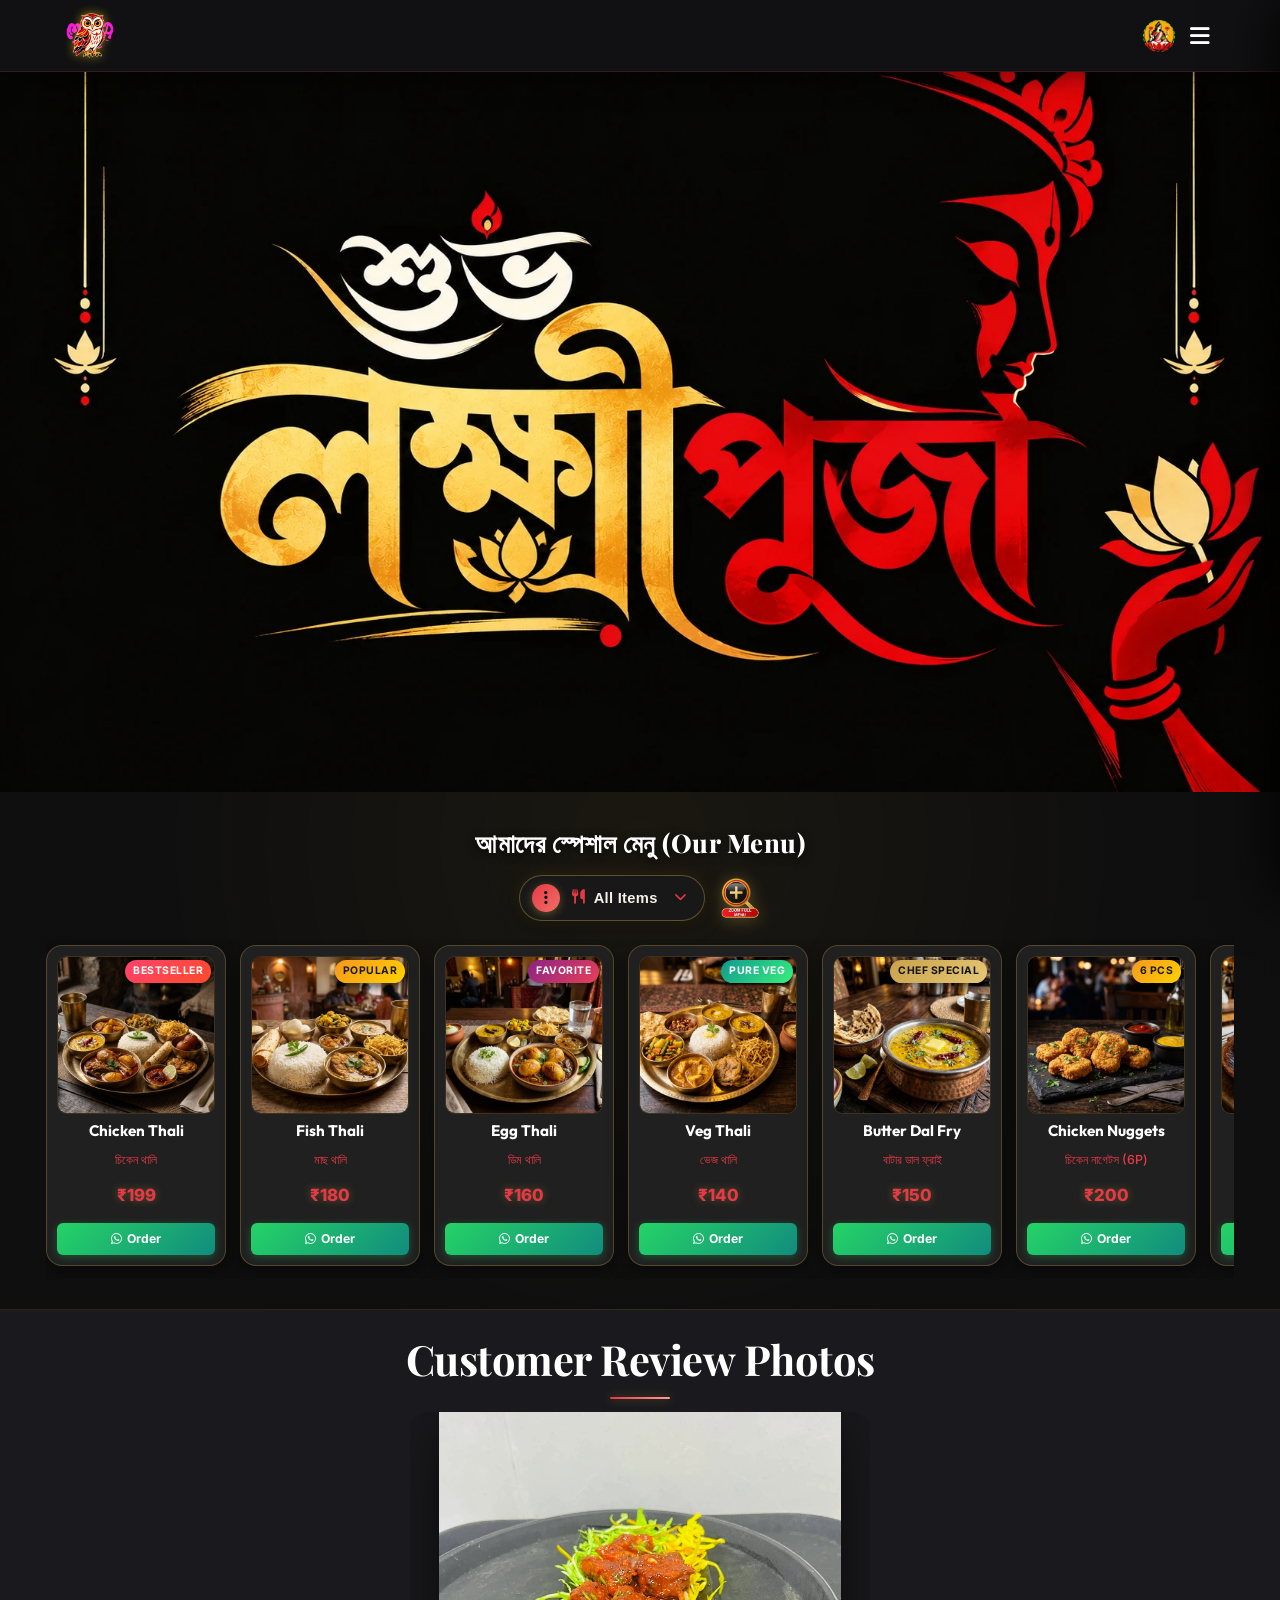
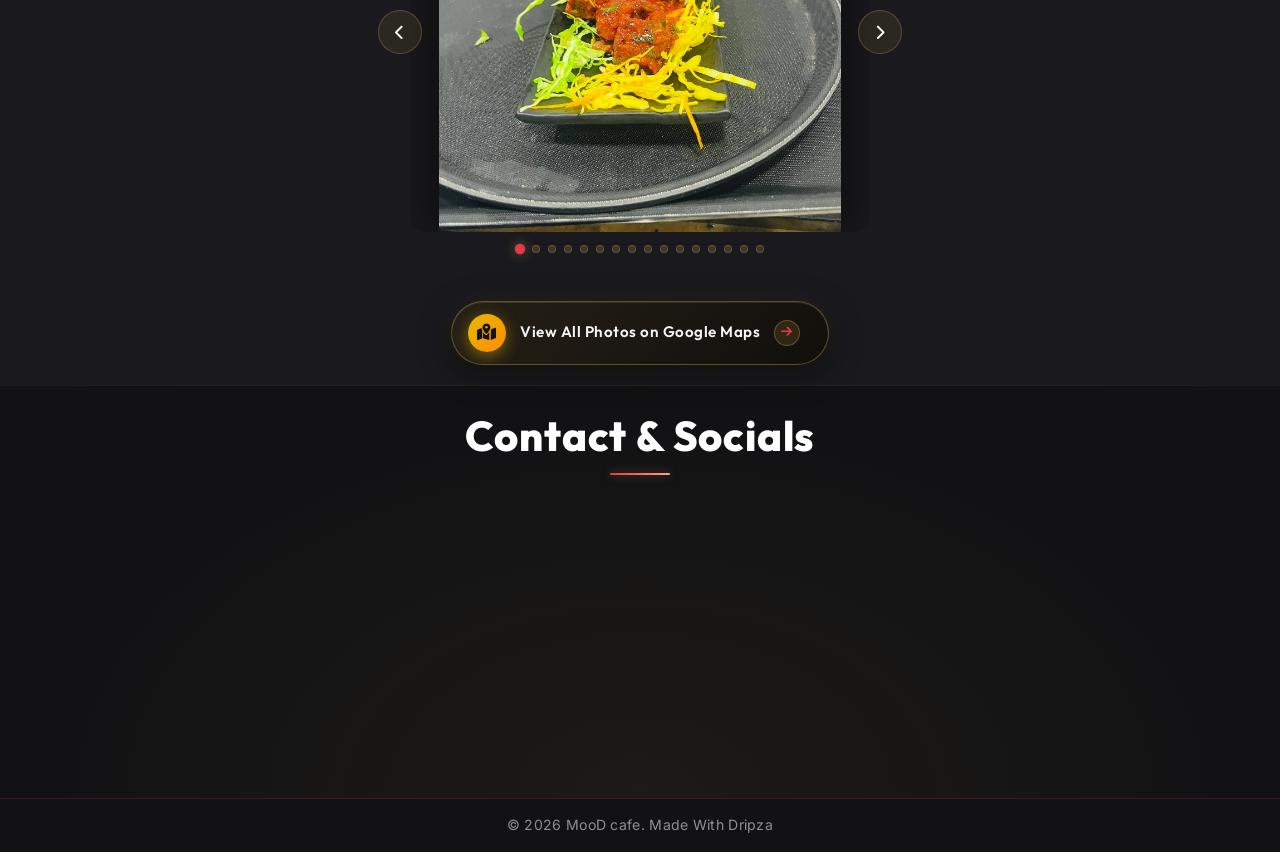
<file: index.html>
﻿<!DOCTYPE html>
<html lang="bn">
<head>
    <meta charset="UTF-8">
    <meta name="viewport" content="width=device-width, initial-scale=1.0">
    <title>MooD cafe</title>
    <link rel="icon" type="image/png" href="assets/mood-cafe-logo.webp">
    <link href="https://fonts.googleapis.com/css2?family=Playfair+Display:wght@400;600;700;800&family=Outfit:wght@300;400;600;800&family=Inter:wght@300;400;500;600&display=swap" rel="stylesheet">
    <link rel="stylesheet" href="https://cdnjs.cloudflare.com/ajax/libs/font-awesome/6.4.0/css/all.min.css">
    <link rel="stylesheet" href="styles.css?v=1.3">
</head>
<body class="no-scroll">
    <!-- Preloader Screen -->
    <div id="preloader">
        <div class="preloader-content">
            <h1 class="preloader-title">Welcome to <br><span class="highlight">MooD cafe</span></h1>
            <div class="preloader-loader">
                <div class="loader-bar"></div>
            </div>
        </div>
    </div>
    <!-- Navbar -->
    <nav class="navbar">
        <div class="logo-container">
            <img src="assets/mood-cafe-logo.webp" alt="MooD cafe Logo" class="logo-brand-img">
            <div class="logo-text-wrapper">
                <span class="animated-football-header" title="Mahalaya Special">
                    <img src="assets/lakshmi_puja_web_run_icon.webp" alt="Mahalaya Run Icon" style="object-fit: contain; filter: drop-shadow(0 0 5px rgba(255, 215, 0, 0.6));">
                </span>
                <span class="logo-text">MooD cafe</span>
            </div>
        </div>
        <span class="rath-yatra-header-text">শুভ লক্ষ্মীপূজা</span>
        <ul class="nav-links">
            <li><a href="#home">Home</a></li>
            <li><a href="#menu">Menu</a></li>
            <li><a href="#reviews">Reviews</a></li>
            <li><a href="#contact">Contact</a></li>
        </ul>
        <div class="navbar-actions">
            <!-- Rakhi Purnima Button for Poster -->
            <button class="fifa-btn" id="open-promo-modal-direct-btn" title="Show Mahalaya Special Poster">
                <div class="fifa-container">
                    <div class="fifa-magic-ring"></div>
                    <img src="assets/lakshmi_puja_web_icon.webp" alt="Mahalaya Special" class="fifa-svg" style="object-fit: contain;">
                </div>
            </button>
            
            <div class="hamburger">
                <i class="fas fa-bars"></i>
            </div>
        </div>
    </nav>

    <!-- Hero Section -->
    <section id="home" class="hero">
        <div class="hero-bg banner-box">
            <img src="assets/lakshmi_puja_greeting_banner.webp" alt="Durga Puja Festival Banner" class="active">
            <img src="assets/mood-hero-banner-1.webp" alt="MooD cafe Banner 1">
            <img src="assets/mood-hero-banner-2.webp" alt="MooD cafe Banner 2">
            <img src="assets/mood-hero-banner-3.webp" alt="MooD cafe Banner 3">
            <img src="assets/mood-hero-banner-4.webp" alt="MooD cafe Banner 4">
            <img src="assets/mood-hero-banner-5.webp" alt="MooD cafe Banner 5">
            <img src="assets/mood-hero-banner-6.webp" alt="MooD cafe Banner 6">
            <img src="assets/mood-hero-banner-7.webp" alt="MooD cafe Banner 7">
            <img src="assets/mood-hero-banner-8.webp" alt="MooD cafe Banner 8">
            <div class="overlay"></div>
        </div>
        <!-- Click/Hover Zones for Banner Control -->
        <div class="hero-nav-zone left-zone" title="Previous Image"></div>
        <div class="hero-nav-zone right-zone" title="Next Image"></div>
    </section>

                <!-- Digital Restaurant Menu Section -->
    <section id="menu" class="main-menu-section">
        <div class="menu-header-wrapper">
            <div class="menu-eyebrow-container">
                <span class="menu-eyebrow">আমাদের স্পেশাল মেনু (Our Menu)</span>
            </div>
        </div>

        <!-- Menu Category Filter Tabs -->
                <!-- Menu Category Filter Dropdown (Three-Dot Filter Menu) -->
        <!-- Menu Filter and Zoom Controls Row -->
        <div class="menu-filter-controls-row">
            <div class="menu-filter-dropdown-wrapper" id="main-menu-filter-dropdown-wrapper">
            <button type="button" class="menu-filter-dots-btn" id="main-menu-filter-dots-btn" aria-expanded="false" aria-haspopup="true" title="Filter Menu">
                <span class="three-dots-icon-box">
                    <i class="fas fa-ellipsis-v"></i>
                </span>
                <span class="current-filter-label" id="main-current-filter-label">
                    <i class="fas fa-utensils"></i>
                    <span>All Items</span>
                </span>
                <i class="fas fa-chevron-down filter-dropdown-arrow"></i>
            </button>

            <!-- Dropdown List of Category Filter Options -->
            <div class="menu-filter-dropdown-menu" id="main-menu-filter-dropdown-menu">
                <div class="menu-filter-dropdown-header">
                    <span><i class="fas fa-filter"></i> Filter Category</span>
                </div>
                <div class="menu-filter-dropdown-list">
                    <button type="button" class="menu-tab-btn active" data-category="all">
                        <span class="tab-btn-content">
                            <i class="fas fa-utensils tab-icon"></i>
                            <span class="tab-title">All Items</span>
                        </span>
                        <i class="fas fa-check active-indicator-icon"></i>
                    </button>
                    <button type="button" class="menu-tab-btn" data-category="thali">
                        <span class="tab-btn-content">
                            <i class="fas fa-bowl-rice tab-icon"></i>
                            <span class="tab-title">Bengali Thali</span>
                        </span>
                        <i class="fas fa-check active-indicator-icon"></i>
                    </button>
                    <button type="button" class="menu-tab-btn" data-category="snacks">
                        <span class="tab-btn-content">
                            <i class="fas fa-burger tab-icon"></i>
                            <span class="tab-title">Breakfast & Snacks</span>
                        </span>
                        <i class="fas fa-check active-indicator-icon"></i>
                    </button>
                    <button type="button" class="menu-tab-btn" data-category="beverages">
                        <span class="tab-btn-content">
                            <i class="fas fa-mug-hot tab-icon"></i>
                            <span class="tab-title">Tea & Coffee</span>
                        </span>
                        <i class="fas fa-check active-indicator-icon"></i>
                    </button>
                    <button type="button" class="menu-tab-btn" data-category="extras">
                        <span class="tab-btn-content">
                            <i class="fas fa-plate-wheat tab-icon"></i>
                            <span class="tab-title">Sides & Extras</span>
                        </span>
                        <i class="fas fa-check active-indicator-icon"></i>
                    </button>
                </div>
            </div>
        </div>

            <!-- Zoom Full Menu Button on Right Side of Filter -->
            <button type="button" class="menu-zoom-img-btn" id="open-full-menu-modal-btn" title="Open Complete Menu Card (সম্পূর্ণ মেনু)">
                    <img src="assets/zoom_full_menu_icon.webp" alt="Zoom Full Menu" class="zoom-full-menu-img">
                </button>
        </div>
        

        <!-- Menu Cards Horizontal Side-Scroll Wrapper -->
        <div class="main-menu-scroll-wrapper">
            <div class="main-menu-scroll-track" id="main-restaurant-menu-scroll">
                
                <!-- 1. Chicken Thali -->
                <div class="food-menu-card" data-category="thali">
                    <div class="food-card-badge bestseller">Bestseller</div>
                    <div class="food-card-img-box">
                        <img src="assets/menu_chicken_thali.webp" alt="Chicken Thali" loading="lazy">
                    </div>
                    <div class="food-card-body">
                        <h3 class="food-title">Chicken Thali</h3>
                        <span class="bengali-title">চিকেন থালি</span>
                        <span class="food-price">₹199</span>
                        <a href="https://wa.me/918389949989?text=Hi%20MooD%20cafe,%20I%20want%20to%20order%20Chicken%20Thali%20(₹199)" target="_blank" class="food-order-btn">
                            <i class="fab fa-whatsapp"></i> Order
                        </a>
                    </div>
                </div>

                <!-- 2. Fish Thali -->
                <div class="food-menu-card" data-category="thali">
                    <div class="food-card-badge popular">Popular</div>
                    <div class="food-card-img-box">
                        <img src="assets/menu_fish_thali.webp" alt="Fish Thali" loading="lazy">
                    </div>
                    <div class="food-card-body">
                        <h3 class="food-title">Fish Thali</h3>
                        <span class="bengali-title">মাছ থালি</span>
                        <span class="food-price">₹180</span>
                        <a href="https://wa.me/918389949989?text=Hi%20MooD%20cafe,%20I%20want%20to%20order%20Fish%20Thali%20(₹180)" target="_blank" class="food-order-btn">
                            <i class="fab fa-whatsapp"></i> Order
                        </a>
                    </div>
                </div>

                <!-- 3. Egg Thali -->
                <div class="food-menu-card" data-category="thali">
                    <div class="food-card-badge special">Favorite</div>
                    <div class="food-card-img-box">
                        <img src="assets/menu_egg_thali.webp" alt="Egg Thali" loading="lazy">
                    </div>
                    <div class="food-card-body">
                        <h3 class="food-title">Egg Thali</h3>
                        <span class="bengali-title">ডিম থালি</span>
                        <span class="food-price">₹160</span>
                        <a href="https://wa.me/918389949989?text=Hi%20MooD%20cafe,%20I%20want%20to%20order%20Egg%20Thali%20(₹160)" target="_blank" class="food-order-btn">
                            <i class="fab fa-whatsapp"></i> Order
                        </a>
                    </div>
                </div>

                <!-- 4. Veg Thali -->
                <div class="food-menu-card" data-category="thali">
                    <div class="food-card-badge pure-veg">Pure Veg</div>
                    <div class="food-card-img-box">
                        <img src="assets/menu_veg_thali.webp" alt="Veg Thali" loading="lazy">
                    </div>
                    <div class="food-card-body">
                        <h3 class="food-title">Veg Thali</h3>
                        <span class="bengali-title">ভেজ থালি</span>
                        <span class="food-price">₹140</span>
                        <a href="https://wa.me/918389949989?text=Hi%20MooD%20cafe,%20I%20want%20to%20order%20Veg%20Thali%20(₹140)" target="_blank" class="food-order-btn">
                            <i class="fab fa-whatsapp"></i> Order
                        </a>
                    </div>
                </div>

                <!-- 5. Butter Dal Fry -->
                <div class="food-menu-card" data-category="extras">
                    <div class="food-card-badge chef">Chef Special</div>
                    <div class="food-card-img-box">
                        <img src="assets/menu_butter_dal_fry.webp" alt="Butter Dal Fry" loading="lazy">
                    </div>
                    <div class="food-card-body">
                        <h3 class="food-title">Butter Dal Fry</h3>
                        <span class="bengali-title">বাটার ডাল ফ্রাই</span>
                        <span class="food-price">₹150</span>
                        <a href="https://wa.me/918389949989?text=Hi%20MooD%20cafe,%20I%20want%20to%20order%20Butter%20Dal%20Fry%20(₹150)" target="_blank" class="food-order-btn">
                            <i class="fab fa-whatsapp"></i> Order
                        </a>
                    </div>
                </div>

                <!-- 6. Chicken Nuggets -->
                <div class="food-menu-card" data-category="snacks">
                    <div class="food-card-badge popular">6 Pcs</div>
                    <div class="food-card-img-box">
                        <img src="assets/menu_chicken_nuggets.webp" alt="Chicken Nuggets" loading="lazy">
                    </div>
                    <div class="food-card-body">
                        <h3 class="food-title">Chicken Nuggets</h3>
                        <span class="bengali-title">চিকেন নাগেটস (6P)</span>
                        <span class="food-price">₹200</span>
                        <a href="https://wa.me/918389949989?text=Hi%20MooD%20cafe,%20I%20want%20to%20order%20Chicken%20Nuggets%20(₹200)" target="_blank" class="food-order-btn">
                            <i class="fab fa-whatsapp"></i> Order
                        </a>
                    </div>
                </div>

                <!-- 7. Aloo Tikki -->
                <div class="food-menu-card" data-category="snacks">
                    <div class="food-card-badge pure-veg">Big Size</div>
                    <div class="food-card-img-box">
                        <img src="assets/menu_aloo_tikki.webp" alt="Aloo Tikki Big Size" loading="lazy">
                    </div>
                    <div class="food-card-body">
                        <h3 class="food-title">Aloo Tikki 6P</h3>
                        <span class="bengali-title">আলু টিক্কি (6P)</span>
                        <span class="food-price">₹180</span>
                        <a href="https://wa.me/918389949989?text=Hi%20MooD%20cafe,%20I%20want%20to%20order%20Aloo%20Tikki%20(₹180)" target="_blank" class="food-order-btn">
                            <i class="fab fa-whatsapp"></i> Order
                        </a>
                    </div>
                </div>

                <!-- 8. Egg Maggie -->
                <div class="food-menu-card" data-category="snacks">
                    <div class="food-card-badge popular">Hot</div>
                    <div class="food-card-img-box">
                        <img src="assets/menu_egg_maggie.webp" alt="Egg Maggie" loading="lazy">
                    </div>
                    <div class="food-card-body">
                        <h3 class="food-title">Egg Maggie</h3>
                        <span class="bengali-title">এগ ম্যাগি</span>
                        <span class="food-price">₹80</span>
                        <a href="https://wa.me/918389949989?text=Hi%20MooD%20cafe,%20I%20want%20to%20order%20Egg%20Maggie%20(₹80)" target="_blank" class="food-order-btn">
                            <i class="fab fa-whatsapp"></i> Order
                        </a>
                    </div>
                </div>

                <!-- 9. Veg Maggie -->
                <div class="food-menu-card" data-category="snacks">
                    <div class="food-card-badge pure-veg">Veg</div>
                    <div class="food-card-img-box">
                        <img src="assets/menu_egg_maggie.webp" alt="Veg Maggie" loading="lazy">
                    </div>
                    <div class="food-card-body">
                        <h3 class="food-title">Veg Maggie</h3>
                        <span class="bengali-title">ভেজ ম্যাগি</span>
                        <span class="food-price">₹60</span>
                        <a href="https://wa.me/918389949989?text=Hi%20MooD%20cafe,%20I%20want%20to%20order%20Veg%20Maggie%20(₹60)" target="_blank" class="food-order-btn">
                            <i class="fab fa-whatsapp"></i> Order
                        </a>
                    </div>
                </div>

                <!-- 10. Bread Omelette -->
                <div class="food-menu-card" data-category="snacks">
                    <div class="food-card-badge special">Breakfast</div>
                    <div class="food-card-img-box">
                        <img src="assets/menu6.webp" alt="Bread Omelette Jam Butter" loading="lazy">
                    </div>
                    <div class="food-card-body">
                        <h3 class="food-title">Bread Omelette</h3>
                        <span class="bengali-title">ব্রেড ওমলেট / জ্যাম</span>
                        <span class="food-price">₹60</span>
                        <a href="https://wa.me/918389949989?text=Hi%20MooD%20cafe,%20I%20want%20to%20order%20Bread%20Omelette%20(₹60)" target="_blank" class="food-order-btn">
                            <i class="fab fa-whatsapp"></i> Order
                        </a>
                    </div>
                </div>

                <!-- 11. Chai & Coffee -->
                <div class="food-menu-card" data-category="beverages">
                    <div class="food-card-badge special">Hot</div>
                    <div class="food-card-img-box">
                        <img src="assets/menu_tea_coffee.webp" alt="Coffee" loading="lazy">
                    </div>
                    <div class="food-card-body">
                        <h3 class="food-title">Milk / Black Coffee</h3>
                        <span class="bengali-title">কফি (Min 2 Cup)</span>
                        <span class="food-price">₹50</span>
                        <a href="https://wa.me/918389949989?text=Hi%20MooD%20cafe,%20I%20want%20to%20order%20Coffee" target="_blank" class="food-order-btn">
                            <i class="fab fa-whatsapp"></i> Order
                        </a>
                    </div>
                </div>

                <!-- 12. Milk / Black Tea -->
                <div class="food-menu-card" data-category="beverages">
                    <div class="food-card-badge bestseller">Chai</div>
                    <div class="food-card-img-box">
                        <img src="assets/menu_tea_coffee.webp" alt="Tea" loading="lazy">
                    </div>
                    <div class="food-card-body">
                        <h3 class="food-title">Black / Milk Tea</h3>
                        <span class="bengali-title">চা (Min 2 Cup)</span>
                        <span class="food-price">₹25</span>
                        <a href="https://wa.me/918389949989?text=Hi%20MooD%20cafe,%20I%20want%20to%20order%20Tea" target="_blank" class="food-order-btn">
                            <i class="fab fa-whatsapp"></i> Order
                        </a>
                    </div>
                </div>

                <!-- 13. Green Tea -->
                <div class="food-menu-card" data-category="beverages">
                    <div class="food-card-badge pure-veg">Healthy</div>
                    <div class="food-card-img-box">
                        <img src="assets/menu_tea_coffee.webp" alt="Green Tea" loading="lazy">
                    </div>
                    <div class="food-card-body">
                        <h3 class="food-title">Green Tea</h3>
                        <span class="bengali-title">গ্রিন টি (Min 2 Cup)</span>
                        <span class="food-price">₹40</span>
                        <a href="https://wa.me/918389949989?text=Hi%20MooD%20cafe,%20I%20want%20to%20order%20Green%20Tea" target="_blank" class="food-order-btn">
                            <i class="fab fa-whatsapp"></i> Order
                        </a>
                    </div>
                </div>

                <!-- 14. Extra Chicken 4P -->
                <div class="food-menu-card" data-category="extras">
                    <div class="food-card-badge popular">4 Pcs</div>
                    <div class="food-card-img-box">
                        <img src="assets/menu_chicken_thali.webp" alt="Extra Chicken" loading="lazy">
                    </div>
                    <div class="food-card-body">
                        <h3 class="food-title">Extra Chicken (4P)</h3>
                        <span class="bengali-title">চিকেন কারি (4P)</span>
                        <span class="food-price">₹180</span>
                        <a href="https://wa.me/918389949989?text=Hi%20MooD%20cafe,%20I%20want%20to%20order%20Extra%20Chicken%204P%20(₹180)" target="_blank" class="food-order-btn">
                            <i class="fab fa-whatsapp"></i> Order
                        </a>
                    </div>
                </div>

                <!-- 15. Extra Mutton 1P -->
                <div class="food-menu-card" data-category="extras">
                    <div class="food-card-badge special">Special</div>
                    <div class="food-card-img-box">
                        <img src="assets/menu3.webp" alt="Extra Mutton" loading="lazy">
                    </div>
                    <div class="food-card-body">
                        <h3 class="food-title">Extra Mutton (1P)</h3>
                        <span class="bengali-title">মটন (স্পেশাল অর্ডার)</span>
                        <span class="food-price">₹80</span>
                        <a href="https://wa.me/918389949989?text=Hi%20MooD%20cafe,%20I%20want%20to%20order%20Extra%20Mutton%20(₹80)" target="_blank" class="food-order-btn">
                            <i class="fab fa-whatsapp"></i> Order
                        </a>
                    </div>
                </div>

                <!-- 16. Extra Fish 1P -->
                <div class="food-menu-card" data-category="extras">
                    <div class="food-card-badge popular">1 Pc</div>
                    <div class="food-card-img-box">
                        <img src="assets/menu_fish_thali.webp" alt="Extra Fish" loading="lazy">
                    </div>
                    <div class="food-card-body">
                        <h3 class="food-title">Extra Fish (1P)</h3>
                        <span class="bengali-title">মাছ ১ পিস</span>
                        <span class="food-price">₹80</span>
                        <a href="https://wa.me/918389949989?text=Hi%20MooD%20cafe,%20I%20want%20to%20order%20Extra%20Fish%20(₹80)" target="_blank" class="food-order-btn">
                            <i class="fab fa-whatsapp"></i> Order
                        </a>
                    </div>
                </div>

                <!-- 17. Green Salad -->
                <div class="food-menu-card" data-category="extras">
                    <div class="food-card-badge pure-veg">Fresh</div>
                    <div class="food-card-img-box">
                        <img src="assets/menu_veg_thali.webp" alt="Green Salad" loading="lazy">
                    </div>
                    <div class="food-card-body">
                        <h3 class="food-title">Green Salad</h3>
                        <span class="bengali-title">গ্রিন স্যালাড</span>
                        <span class="food-price">₹100</span>
                        <a href="https://wa.me/918389949989?text=Hi%20MooD%20cafe,%20I%20want%20to%20order%20Green%20Salad%20(₹100)" target="_blank" class="food-order-btn">
                            <i class="fab fa-whatsapp"></i> Order
                        </a>
                    </div>
                </div>

                <!-- 18. Extra Egg (2P) -->
                <div class="food-menu-card" data-category="extras">
                    <div class="food-card-badge special">2 Pcs</div>
                    <div class="food-card-img-box">
                        <img src="assets/menu_egg_thali.webp" alt="Extra Egg 2P" loading="lazy">
                    </div>
                    <div class="food-card-body">
                        <h3 class="food-title">Extra Egg (2P)</h3>
                        <span class="bengali-title">ডিম (২ পিস)</span>
                        <span class="food-price">₹50</span>
                        <a href="https://wa.me/918389949989?text=Hi%20MooD%20cafe,%20I%20want%20to%20order%20Extra%20Egg%202P%20(₹50)" target="_blank" class="food-order-btn">
                            <i class="fab fa-whatsapp"></i> Order
                        </a>
                    </div>
                </div>

                <!-- 19. Extra Rice -->
                <div class="food-menu-card" data-category="extras">
                    <div class="food-card-badge popular">1 Plate</div>
                    <div class="food-card-img-box">
                        <img src="assets/menu_veg_thali.webp" alt="Extra Rice" loading="lazy">
                    </div>
                    <div class="food-card-body">
                        <h3 class="food-title">Extra Rice</h3>
                        <span class="bengali-title">এক্সট্রা ভাত</span>
                        <span class="food-price">₹50</span>
                        <a href="https://wa.me/918389949989?text=Hi%20MooD%20cafe,%20I%20want%20to%20order%20Extra%20Rice%20(₹50)" target="_blank" class="food-order-btn">
                            <i class="fab fa-whatsapp"></i> Order
                        </a>
                    </div>
                </div>

                <!-- 20. Extra Misti / Papad / Roti -->
                <div class="food-menu-card" data-category="extras">
                    <div class="food-card-badge pure-veg">Per Pc</div>
                    <div class="food-card-img-box">
                        <img src="assets/menu2.webp" alt="Extra Misti Papad Roti" loading="lazy">
                    </div>
                    <div class="food-card-body">
                        <h3 class="food-title">Extra Misti / Papad / Roti</h3>
                        <span class="bengali-title">মিষ্টি / পাঁপড় / রুটি</span>
                        <span class="food-price">₹10</span>
                        <a href="https://wa.me/918389949989?text=Hi%20MooD%20cafe,%20I%20want%20to%20order%20Extra%20Misti%20Papad%20Roti%20(₹10)" target="_blank" class="food-order-btn">
                            <i class="fab fa-whatsapp"></i> Order
                        </a>
                    </div>
                </div>

                <!-- 21. Extra Sabji / Dal / Vaji -->
                <div class="food-menu-card" data-category="extras">
                    <div class="food-card-badge pure-veg">Side Bowl</div>
                    <div class="food-card-img-box">
                        <img src="assets/menu_butter_dal_fry.webp" alt="Extra Sabji Dal Vaji" loading="lazy">
                    </div>
                    <div class="food-card-body">
                        <h3 class="food-title">Extra Sabji / Dal / Vaji</h3>
                        <span class="bengali-title">সবজি / ডাল / ভাজি</span>
                        <span class="food-price">₹30</span>
                        <a href="https://wa.me/918389949989?text=Hi%20MooD%20cafe,%20I%20want%20to%20order%20Extra%20Sabji%20Dal%20Vaji%20(₹30)" target="_blank" class="food-order-btn">
                            <i class="fab fa-whatsapp"></i> Order
                        </a>
                    </div>
                </div>

                <!-- 18. Water Bottle -->
                <div class="food-menu-card" data-category="beverages">
                    <div class="food-card-badge pure-veg">Mineral</div>
                    <div class="food-card-img-box">
                        <img src="assets/menu5.webp" alt="Water Bottle" loading="lazy">
                    </div>
                    <div class="food-card-body">
                        <h3 class="food-title">Water Bottle</h3>
                        <span class="bengali-title">জল 1L / 2L</span>
                        <span class="food-price">₹20 / ₹30</span>
                        <a href="https://wa.me/918389949989?text=Hi%20MooD%20cafe,%20I%20want%20to%20order%20Water%20Bottle" target="_blank" class="food-order-btn">
                            <i class="fab fa-whatsapp"></i> Order
                        </a>
                    </div>
                </div>

            </div>
        </div>
    </section>

    <!-- Reviews Section (Photo Gallery) -->
    <section id="reviews" class="reviews-section">
        <h2 class="section-title">Customer Review Photos</h2>
        <div class="reviews-slider-container">
            <div class="reviews-slider">
                <div class="review-slide active">
                    <img src="assets/mood-review-1.webp" alt="Customer Review 1">
                </div>
                <div class="review-slide">
                    <img src="assets/mood-review-2.webp" alt="Customer Review 2">
                </div>
                <div class="review-slide">
                    <img src="assets/mood-review-3.webp" alt="Customer Review 3">
                </div>
                <div class="review-slide">
                    <img src="assets/mood-review-4.webp" alt="Customer Review 4">
                </div>
                <div class="review-slide">
                    <img src="assets/mood-review-5.webp" alt="Customer Review 5">
                </div>
                <div class="review-slide">
                    <img src="assets/mood-review-6.webp" alt="Customer Review 6">
                </div>
                <div class="review-slide">
                    <img src="assets/mood-review-7.webp" alt="Customer Review 7">
                </div>
                <div class="review-slide">
                    <img src="assets/mood-review-8.webp" alt="Customer Review 8">
                </div>
                <div class="review-slide">
                    <img src="assets/mood-review-9.webp" alt="Customer Review 9">
                </div>
                <div class="review-slide">
                    <img src="assets/mood-review-10.webp" alt="Customer Review 10">
                </div>
                <div class="review-slide">
                    <img src="assets/mood-review-11.webp" alt="Customer Review 11">
                </div>
                <div class="review-slide">
                    <img src="assets/mood-review-12.webp" alt="Customer Review 12">
                </div>
                <div class="review-slide">
                    <img src="assets/mood-review-13.webp" alt="Customer Review 13">
                </div>
                <div class="review-slide">
                    <img src="assets/mood-review-14.webp" alt="Customer Review 14">
                </div>
                <div class="review-slide">
                    <img src="assets/mood-review-15.webp" alt="Customer Review 15">
                </div>
                <div class="review-slide">
                    <img src="assets/mood-review-16.webp" alt="Customer Review 16">
                </div>
            </div>
            
            <!-- Slider Controls -->
            <button class="slider-btn prev-btn"><i class="fas fa-chevron-left"></i></button>
            <button class="slider-btn next-btn"><i class="fas fa-chevron-right"></i></button>
            
            <!-- Slider Dots -->
            <div class="slider-dots">
                <span class="dot active" data-index="0"></span>
                <span class="dot" data-index="1"></span>
                <span class="dot" data-index="2"></span>
                <span class="dot" data-index="3"></span>
                <span class="dot" data-index="4"></span>
                <span class="dot" data-index="5"></span>
                <span class="dot" data-index="6"></span>
                <span class="dot" data-index="7"></span>
                <span class="dot" data-index="8"></span>
                <span class="dot" data-index="9"></span>
                <span class="dot" data-index="10"></span>
                <span class="dot" data-index="11"></span>
                <span class="dot" data-index="12"></span>
                <span class="dot" data-index="13"></span>
                <span class="dot" data-index="14"></span>
                <span class="dot" data-index="15"></span>
            </div>
        </div>
        <div style="text-align: center; margin-top: 3rem;">
            <div class="reviews-cta-wrapper">
            <a href="https://maps.app.goo.gl/7fYbHyt9hq1rDRxr7" target="_blank" class="modern-maps-btn" title="Open Google Maps Gallery">
                <span class="maps-icon-badge"><i class="fas fa-map-marked-alt"></i></span>
                <span class="maps-btn-text">View All Photos on Google Maps</span>
                <span class="maps-arrow-circle"><i class="fas fa-arrow-right"></i></span>
            </a>
        </div>
        </div>
    </section>

    <!-- Contact & Footer -->
    <section id="contact" class="contact-section">
        <h2 class="section-title">Contact & Socials</h2>
        <div class="contact-container glassmorphism">
            <div class="contact-info">
                <h2>Visit Us</h2>
                <div class="info-item">
                    <a href="https://maps.app.goo.gl/i93F8k4p5sASDdti8" target="_blank" style="color: inherit; text-decoration: none; display: flex; align-items: center; gap: 15px;">
                        <i class="fas fa-map-marker-alt"></i>
                        <p>Kalia road, Vidyangar to, more, Jahan Nagar, Sulantu, West Bengal 713513</p>
                    </a>
                </div>
                <div class="info-item">
                    <a href="tel:+918389949989" style="color: inherit; text-decoration: none; display: flex; align-items: center; gap: 15px;">
                        <i class="fas fa-phone-alt"></i>
                        <p>+91 8389949989</p>
                    </a>
                </div>
                <div class="info-item">
                    <a href="mailto:hello@moodcafe.com" style="color: inherit; text-decoration: none; display: flex; align-items: center; gap: 15px;">
                        <i class="fas fa-envelope"></i>
                        <p>hello@moodcafe.com</p>
                    </a>
                </div>
            </div>
            <div class="social-links">
                <h2>Follow Us</h2>
                <div class="social-icons">
                    <a href="#" class="social-icon"><i class="fab fa-instagram"></i></a>
                    <a href="#" class="social-icon"><i class="fab fa-facebook-f"></i></a>
                    <a href="#" class="social-icon"><i class="fab fa-youtube"></i></a>
                    <a href="https://wa.me/918389949989" target="_blank" class="social-icon" title="Chat on WhatsApp"><i class="fab fa-whatsapp"></i></a>
                    <a href="https://maps.app.goo.gl/i93F8k4p5sASDdti8" target="_blank" class="social-icon" title="Find us on Google Maps"><i class="fas fa-map-marker-alt"></i></a>
                </div>
            </div>
        </div>
    </section>

    <footer>
        <p>&copy; 2026 MooD cafe. Made With Dripza</p>
    </footer>



    <!-- Full Menu Interactive Modal -->
    <div class="full-menu-modal" id="full-menu-modal" aria-hidden="true">
        <div class="full-menu-modal-overlay" id="full-menu-modal-overlay"></div>
        <div class="full-menu-modal-container">
            <!-- Modal Sticky Top Header Container (Header + Hero Title + Search + Category Tabs) -->
            <div class="full-menu-modal-top-section">
                <!-- Modal Header -->
                <div class="full-menu-modal-header">
                    <div class="full-menu-modal-header-left">
                        <button class="menu-modal-close-btn" id="close-full-menu-modal-btn" aria-label="Close Full Menu">
                            <i class="fas fa-arrow-left"></i> <span>Back</span>
                        </button>
                        <div class="full-menu-modal-title">
                            MooD cafe
                        </div>
                    </div>
                    <div class="full-menu-modal-header-right">
                        <a href="#modal-order-timings" class="menu-modal-timing-btn" id="modal-timing-btn" title="Order Timings">
                            <i class="fas fa-clock"></i> <span>Timings</span>
                        </a>
                        <a href="tel:918389949989" class="menu-modal-call-btn">
                            <i class="fas fa-phone-alt"></i> <span>918389949989</span>
                        </a>
                        <button class="menu-modal-close-icon-btn" id="close-full-menu-icon-btn" aria-label="Close">
                            <i class="fas fa-times"></i>
                        </button>
                    </div>
                </div>

                <!-- Modal Hero Header -->
                <div class="full-menu-hero">
                    <h1>Complete Menu Card <span class="bengali-heading">আমাদের সম্পূর্ণ ডিজিটাল মেনু</span></h1>
                </div>

                <!-- Search Bar & Category Filter Tabs -->
                <div class="menu-control-bar">
                    

                    <!-- Modal Category Filter Dropdown (Three-Dot Filter Menu) -->
                    <div class="menu-filter-dropdown-wrapper" id="modal-menu-filter-dropdown-wrapper">
            <button type="button" class="menu-filter-dots-btn" id="modal-menu-filter-dots-btn" aria-expanded="false" aria-haspopup="true" title="Filter Menu">
                <span class="three-dots-icon-box">
                    <i class="fas fa-ellipsis-v"></i>
                </span>
                <span class="current-filter-label" id="modal-current-filter-label">
                    <i class="fas fa-utensils"></i>
                    <span>All Items</span>
                </span>
                <i class="fas fa-chevron-down filter-dropdown-arrow"></i>
            </button>

            <!-- Dropdown List of Category Filter Options -->
            <div class="menu-filter-dropdown-menu" id="modal-menu-filter-dropdown-menu">
                <div class="menu-filter-dropdown-header">
                    <span><i class="fas fa-filter"></i> Filter Category</span>
                </div>
                <div class="menu-filter-dropdown-list">
                    <button type="button" class="menu-tab-btn active" data-category="all">
                        <span class="tab-btn-content">
                            <i class="fas fa-utensils tab-icon"></i>
                            <span class="tab-title">All Items</span>
                        </span>
                        <i class="fas fa-check active-indicator-icon"></i>
                    </button>
                    <button type="button" class="menu-tab-btn" data-category="thali">
                        <span class="tab-btn-content">
                            <i class="fas fa-bowl-rice tab-icon"></i>
                            <span class="tab-title">Bengali Thali</span>
                        </span>
                        <i class="fas fa-check active-indicator-icon"></i>
                    </button>
                    <button type="button" class="menu-tab-btn" data-category="snacks">
                        <span class="tab-btn-content">
                            <i class="fas fa-burger tab-icon"></i>
                            <span class="tab-title">Breakfast & Snacks</span>
                        </span>
                        <i class="fas fa-check active-indicator-icon"></i>
                    </button>
                    <button type="button" class="menu-tab-btn" data-category="beverages">
                        <span class="tab-btn-content">
                            <i class="fas fa-mug-hot tab-icon"></i>
                            <span class="tab-title">Tea & Coffee</span>
                        </span>
                        <i class="fas fa-check active-indicator-icon"></i>
                    </button>
                    <button type="button" class="menu-tab-btn" data-category="extras">
                        <span class="tab-btn-content">
                            <i class="fas fa-plate-wheat tab-icon"></i>
                            <span class="tab-title">Sides & Extras</span>
                        </span>
                        <i class="fas fa-check active-indicator-icon"></i>
                    </button>
                </div>
            </div>
                </div>

                    <div class="search-box-wrapper">
                        <i class="fas fa-search"></i>
                        <input type="text" id="modal-menu-search-input" placeholder="খাবারের নাম লিখে খুঁজুন (Search dishes...)" autocomplete="off" enterkeyhint="search">
                        <button type="button" id="modal-menu-search-clear" class="search-clear-btn" aria-label="Clear search" title="à¦®à§à¦›à§‡ à¦«à§‡à¦²à§à¦¨ (Clear)">
                            <i class="fas fa-times"></i>
                        </button>
                    </div>
            </div>
            </div>

            <div class="full-menu-modal-body">
                <!-- Complete Menu Card Grid -->
                <div class="compact-menu-grid-container">
                    <div class="compact-grid" id="modal-full-menu-grid">

                        <!-- 1. Chicken Thali -->
                        <div class="food-menu-card" data-category="thali" data-keywords="chicken thali murgi murgir mangsho rice dal sabji thali">
                            <div class="food-card-badge bestseller">Bestseller</div>
                            <div class="food-card-img-box">
                                <img src="assets/menu_chicken_thali.webp" alt="Chicken Thali" loading="lazy">
                            </div>
                            <div class="food-card-body">
                                <h3 class="food-title">Chicken Thali</h3>
                                <span class="bengali-title">চিকেন থালি</span>
                                <span class="food-price">₹199</span>
                                <a href="https://wa.me/918389949989?text=Hi%20MooD%20cafe,%20I%20want%20to%20order%20Chicken%20Thali%20(₹199)" target="_blank" class="food-order-btn">
                                    <i class="fab fa-whatsapp"></i> Order
                                </a>
                            </div>
                        </div>

                        <!-- 2. Fish Thali -->
                        <div class="food-menu-card" data-category="thali" data-keywords="fish thali macher thali mach jhol rui katla rice dal thali">
                            <div class="food-card-badge popular">Popular</div>
                            <div class="food-card-img-box">
                                <img src="assets/menu_fish_thali.webp" alt="Fish Thali" loading="lazy">
                            </div>
                            <div class="food-card-body">
                                <h3 class="food-title">Fish Thali</h3>
                                <span class="bengali-title">মাছ থালি</span>
                                <span class="food-price">₹180</span>
                                <a href="https://wa.me/918389949989?text=Hi%20MooD%20cafe,%20I%20want%20to%20order%20Fish%20Thali%20(₹180)" target="_blank" class="food-order-btn">
                                    <i class="fab fa-whatsapp"></i> Order
                                </a>
                            </div>
                        </div>

                        <!-- 3. Egg Thali -->
                        <div class="food-menu-card" data-category="thali" data-keywords="egg thali dimer thali dim kosha rice dal thali">
                            <div class="food-card-badge special">Favorite</div>
                            <div class="food-card-img-box">
                                <img src="assets/menu_egg_thali.webp" alt="Egg Thali" loading="lazy">
                            </div>
                            <div class="food-card-body">
                                <h3 class="food-title">Egg Thali</h3>
                                <span class="bengali-title">ডিম থালি</span>
                                <span class="food-price">₹160</span>
                                <a href="https://wa.me/918389949989?text=Hi%20MooD%20cafe,%20I%20want%20to%20order%20Egg%20Thali%20(₹160)" target="_blank" class="food-order-btn">
                                    <i class="fab fa-whatsapp"></i> Order
                                </a>
                            </div>
                        </div>

                        <!-- 4. Veg Thali -->
                        <div class="food-menu-card" data-category="thali" data-keywords="veg thali niramish thali paneer dal sabji rice mishti doi">
                            <div class="food-card-badge pure-veg">Pure Veg</div>
                            <div class="food-card-img-box">
                                <img src="assets/menu_veg_thali.webp" alt="Veg Thali" loading="lazy">
                            </div>
                            <div class="food-card-body">
                                <h3 class="food-title">Veg Thali</h3>
                                <span class="bengali-title">ভেজ থালি</span>
                                <span class="food-price">₹140</span>
                                <a href="https://wa.me/918389949989?text=Hi%20MooD%20cafe,%20I%20want%20to%20order%20Veg%20Thali%20(₹140)" target="_blank" class="food-order-btn">
                                    <i class="fab fa-whatsapp"></i> Order
                                </a>
                            </div>
                        </div>

                        <!-- 5. Butter Dal Fry -->
                        <div class="food-menu-card" data-category="extras" data-keywords="butter dal fry yellow dal tadka veg">
                            <div class="food-card-badge chef">Chef Special</div>
                            <div class="food-card-img-box">
                                <img src="assets/menu_butter_dal_fry.webp" alt="Butter Dal Fry" loading="lazy">
                            </div>
                            <div class="food-card-body">
                                <h3 class="food-title">Butter Dal Fry</h3>
                                <span class="bengali-title">বাটার ডাল ফ্রাই</span>
                                <span class="food-price">₹150</span>
                                <a href="https://wa.me/918389949989?text=Hi%20MooD%20cafe,%20I%20want%20to%20order%20Butter%20Dal%20Fry%20(₹150)" target="_blank" class="food-order-btn">
                                    <i class="fab fa-whatsapp"></i> Order
                                </a>
                            </div>
                        </div>

                        <!-- 6. Chicken Nuggets (6P) -->
                        <div class="food-menu-card" data-category="snacks" data-keywords="chicken nuggets 6p fried snacks non-veg">
                            <div class="food-card-badge popular">6 Pcs</div>
                            <div class="food-card-img-box">
                                <img src="assets/menu_chicken_nuggets.webp" alt="Chicken Nuggets" loading="lazy">
                            </div>
                            <div class="food-card-body">
                                <h3 class="food-title">Chicken Nuggets</h3>
                                <span class="bengali-title">চিকেন নাগেটস (6P)</span>
                                <span class="food-price">₹200</span>
                                <a href="https://wa.me/918389949989?text=Hi%20MooD%20cafe,%20I%20want%20to%20order%20Chicken%20Nuggets%20(₹200)" target="_blank" class="food-order-btn">
                                    <i class="fab fa-whatsapp"></i> Order
                                </a>
                            </div>
                        </div>

                        <!-- 7. Aloo Tikki Big Size (6P) -->
                        <div class="food-menu-card" data-category="snacks" data-keywords="aloo tikki potato cutlet snacks big size veg">
                            <div class="food-card-badge pure-veg">Big Size</div>
                            <div class="food-card-img-box">
                                <img src="assets/menu_aloo_tikki.webp" alt="Aloo Tikki Big Size" loading="lazy">
                            </div>
                            <div class="food-card-body">
                                <h3 class="food-title">Aloo Tikki 6P</h3>
                                <span class="bengali-title">আলু টিক্কি (6P)</span>
                                <span class="food-price">₹180</span>
                                <a href="https://wa.me/918389949989?text=Hi%20MooD%20cafe,%20I%20want%20to%20order%20Aloo%20Tikki%20(₹180)" target="_blank" class="food-order-btn">
                                    <i class="fab fa-whatsapp"></i> Order
                                </a>
                            </div>
                        </div>

                        <!-- 8. Egg Maggie -->
                        <div class="food-menu-card" data-category="snacks" data-keywords="egg maggie noodles masala snacks">
                            <div class="food-card-badge popular">Hot</div>
                            <div class="food-card-img-box">
                                <img src="assets/menu_egg_maggie.webp" alt="Egg Maggie" loading="lazy">
                            </div>
                            <div class="food-card-body">
                                <h3 class="food-title">Egg Maggie</h3>
                                <span class="bengali-title">এগ ম্যাগি</span>
                                <span class="food-price">₹80</span>
                                <a href="https://wa.me/918389949989?text=Hi%20MooD%20cafe,%20I%20want%20to%20order%20Egg%20Maggie%20(₹80)" target="_blank" class="food-order-btn">
                                    <i class="fab fa-whatsapp"></i> Order
                                </a>
                            </div>
                        </div>

                        <!-- 9. Veg Maggie -->
                        <div class="food-menu-card" data-category="snacks" data-keywords="veg maggie masala noodles snacks vegetarian">
                            <div class="food-card-badge pure-veg">Veg</div>
                            <div class="food-card-img-box">
                                <img src="assets/menu_egg_maggie.webp" alt="Veg Maggie" loading="lazy">
                            </div>
                            <div class="food-card-body">
                                <h3 class="food-title">Veg Maggie</h3>
                                <span class="bengali-title">ভেজ ম্যাগি</span>
                                <span class="food-price">₹60</span>
                                <a href="https://wa.me/918389949989?text=Hi%20MooD%20cafe,%20I%20want%20to%20order%20Veg%20Maggie%20(₹60)" target="_blank" class="food-order-btn">
                                    <i class="fab fa-whatsapp"></i> Order
                                </a>
                            </div>
                        </div>

                        <!-- 10. Bread Omelette / Jam / Butter -->
                        <div class="food-menu-card" data-category="snacks" data-keywords="bread omelette jam butter breakfast toast egg">
                            <div class="food-card-badge special">Breakfast</div>
                            <div class="food-card-img-box">
                                <img src="assets/menu6.webp" alt="Bread Omelette Jam Butter" loading="lazy">
                            </div>
                            <div class="food-card-body">
                                <h3 class="food-title">Bread Omelette</h3>
                                <span class="bengali-title">ব্রেড ওমলেট / জ্যাম</span>
                                <span class="food-price">₹60</span>
                                <a href="https://wa.me/918389949989?text=Hi%20MooD%20cafe,%20I%20want%20to%20order%20Bread%20Omelette%20(₹60)" target="_blank" class="food-order-btn">
                                    <i class="fab fa-whatsapp"></i> Order
                                </a>
                            </div>
                        </div>

                        <!-- 11. Milk / Black Coffee -->
                        <div class="food-menu-card" data-category="beverages" data-keywords="coffee milk coffee black coffee hot drink beverages espresso">
                            <div class="food-card-badge special">Hot</div>
                            <div class="food-card-img-box">
                                <img src="assets/menu_tea_coffee.webp" alt="Milk and Black Coffee" loading="lazy">
                            </div>
                            <div class="food-card-body">
                                <h3 class="food-title">Milk / Black Coffee</h3>
                                <span class="bengali-title">কফি (Min 2 Cup)</span>
                                <span class="food-price">₹50</span>
                                <a href="https://wa.me/918389949989?text=Hi%20MooD%20cafe,%20I%20want%20to%20order%20Coffee" target="_blank" class="food-order-btn">
                                    <i class="fab fa-whatsapp"></i> Order
                                </a>
                            </div>
                        </div>

                        <!-- 12. Black / Milk Tea -->
                        <div class="food-menu-card" data-category="beverages" data-keywords="tea chai milk tea black tea masala chai beverage">
                            <div class="food-card-badge bestseller">Chai</div>
                            <div class="food-card-img-box">
                                <img src="assets/menu_tea_coffee.webp" alt="Black and Milk Tea" loading="lazy">
                            </div>
                            <div class="food-card-body">
                                <h3 class="food-title">Black / Milk Tea</h3>
                                <span class="bengali-title">চা (Min 2 Cup)</span>
                                <span class="food-price">₹25</span>
                                <a href="https://wa.me/918389949989?text=Hi%20MooD%20cafe,%20I%20want%20to%20order%20Tea" target="_blank" class="food-order-btn">
                                    <i class="fab fa-whatsapp"></i> Order
                                </a>
                            </div>
                        </div>

                        <!-- 13. Green Tea -->
                        <div class="food-menu-card" data-category="beverages" data-keywords="green tea healthy detox hot beverage">
                            <div class="food-card-badge pure-veg">Healthy</div>
                            <div class="food-card-img-box">
                                <img src="assets/menu_tea_coffee.webp" alt="Green Tea" loading="lazy">
                            </div>
                            <div class="food-card-body">
                                <h3 class="food-title">Green Tea</h3>
                                <span class="bengali-title">গ্রিন টি (Min 2 Cup)</span>
                                <span class="food-price">₹40</span>
                                <a href="https://wa.me/918389949989?text=Hi%20MooD%20cafe,%20I%20want%20to%20order%20Green%20Tea" target="_blank" class="food-order-btn">
                                    <i class="fab fa-whatsapp"></i> Order
                                </a>
                            </div>
                        </div>

                        <!-- 14. Extra Chicken (4P) -->
                        <div class="food-menu-card" data-category="extras" data-keywords="extra chicken 4p murgir mangsho chicken curry side non-veg">
                            <div class="food-card-badge popular">4 Pcs</div>
                            <div class="food-card-img-box">
                                <img src="assets/menu_chicken_thali.webp" alt="Extra Chicken 4P" loading="lazy">
                            </div>
                            <div class="food-card-body">
                                <h3 class="food-title">Extra Chicken (4P)</h3>
                                <span class="bengali-title">চিকেন কারি (4P)</span>
                                <span class="food-price">₹180</span>
                                <a href="https://wa.me/918389949989?text=Hi%20MooD%20cafe,%20I%20want%20to%20order%20Extra%20Chicken%204P%20(₹180)" target="_blank" class="food-order-btn">
                                    <i class="fab fa-whatsapp"></i> Order
                                </a>
                            </div>
                        </div>

                        <!-- 15. Extra Mutton (1P - Special Order) -->
                        <div class="food-menu-card" data-category="extras" data-keywords="extra mutton 1p khasi mangsho mutton kosha special non-veg">
                            <div class="food-card-badge special">Special</div>
                            <div class="food-card-img-box">
                                <img src="assets/menu3.webp" alt="Extra Mutton 1P" loading="lazy">
                            </div>
                            <div class="food-card-body">
                                <h3 class="food-title">Extra Mutton (1P)</h3>
                                <span class="bengali-title">মটন (স্পেশাল অর্ডার)</span>
                                <span class="food-price">₹80</span>
                                <a href="https://wa.me/918389949989?text=Hi%20MooD%20cafe,%20I%20want%20to%20order%20Extra%20Mutton%20(₹80)" target="_blank" class="food-order-btn">
                                    <i class="fab fa-whatsapp"></i> Order
                                </a>
                            </div>
                        </div>

                        <!-- 16. Extra Fish (1P) -->
                        <div class="food-menu-card" data-category="extras" data-keywords="extra fish 1p macher jhol rui katla side non-veg">
                            <div class="food-card-badge popular">1 Pc</div>
                            <div class="food-card-img-box">
                                <img src="assets/menu_fish_thali.webp" alt="Extra Fish 1P" loading="lazy">
                            </div>
                            <div class="food-card-body">
                                <h3 class="food-title">Extra Fish (1P)</h3>
                                <span class="bengali-title">মাছ ১ পিস</span>
                                <span class="food-price">₹80</span>
                                <a href="https://wa.me/918389949989?text=Hi%20MooD%20cafe,%20I%20want%20to%20order%20Extra%20Fish%20(₹80)" target="_blank" class="food-order-btn">
                                    <i class="fab fa-whatsapp"></i> Order
                                </a>
                            </div>
                        </div>

                        <!-- 17. Green Salad -->
                        <div class="food-menu-card" data-category="extras" data-keywords="green salad cucumber tomato onion lemon salad veg">
                            <div class="food-card-badge pure-veg">Fresh</div>
                            <div class="food-card-img-box">
                                <img src="assets/menu_veg_thali.webp" alt="Green Salad" loading="lazy">
                            </div>
                            <div class="food-card-body">
                                <h3 class="food-title">Green Salad</h3>
                                <span class="bengali-title">গ্রিন স্যালাড</span>
                                <span class="food-price">₹100</span>
                                <a href="https://wa.me/918389949989?text=Hi%20MooD%20cafe,%20I%20want%20to%20order%20Green%20Salad%20(₹100)" target="_blank" class="food-order-btn">
                                    <i class="fab fa-whatsapp"></i> Order
                                </a>
                            </div>
                        </div>

                        <!-- 18. Extra Egg (2P) -->
                        <div class="food-menu-card" data-category="extras" data-keywords="extra egg 2p dim egg curry side non-veg">
                            <div class="food-card-badge special">2 Pcs</div>
                            <div class="food-card-img-box">
                                <img src="assets/menu_egg_thali.webp" alt="Extra Egg 2P" loading="lazy">
                            </div>
                            <div class="food-card-body">
                                <h3 class="food-title">Extra Egg (2P)</h3>
                                <span class="bengali-title">ডিম (২ পিস)</span>
                                <span class="food-price">₹50</span>
                                <a href="https://wa.me/918389949989?text=Hi%20MooD%20cafe,%20I%20want%20to%20order%20Extra%20Egg%202P%20(₹50)" target="_blank" class="food-order-btn">
                                    <i class="fab fa-whatsapp"></i> Order
                                </a>
                            </div>
                        </div>

                        <!-- 19. Extra Rice -->
                        <div class="food-menu-card" data-category="extras" data-keywords="extra rice bhat rice portion veg side">
                            <div class="food-card-badge popular">1 Plate</div>
                            <div class="food-card-img-box">
                                <img src="assets/menu_veg_thali.webp" alt="Extra Rice" loading="lazy">
                            </div>
                            <div class="food-card-body">
                                <h3 class="food-title">Extra Rice</h3>
                                <span class="bengali-title">এক্সট্রা ভাত</span>
                                <span class="food-price">₹50</span>
                                <a href="https://wa.me/918389949989?text=Hi%20MooD%20cafe,%20I%20want%20to%20order%20Extra%20Rice%20(₹50)" target="_blank" class="food-order-btn">
                                    <i class="fab fa-whatsapp"></i> Order
                                </a>
                            </div>
                        </div>

                        <!-- 20. Extra Misti / Papad / Roti -->
                        <div class="food-menu-card" data-category="extras" data-keywords="extra misti papad roti sweet flatbread side">
                            <div class="food-card-badge pure-veg">Per Pc</div>
                            <div class="food-card-img-box">
                                <img src="assets/menu2.webp" alt="Extra Misti Papad Roti" loading="lazy">
                            </div>
                            <div class="food-card-body">
                                <h3 class="food-title">Extra Misti / Papad / Roti</h3>
                                <span class="bengali-title">মিষ্টি / পাঁপড় / রুটি</span>
                                <span class="food-price">₹10</span>
                                <a href="https://wa.me/918389949989?text=Hi%20MooD%20cafe,%20I%20want%20to%20order%20Extra%20Misti%20Papad%20Roti%20(₹10)" target="_blank" class="food-order-btn">
                                    <i class="fab fa-whatsapp"></i> Order
                                </a>
                            </div>
                        </div>

                        <!-- 21. Extra Sabji / Dal / Vaji -->
                        <div class="food-menu-card" data-category="extras" data-keywords="extra sabji dal vaji butter dal fry veg side">
                            <div class="food-card-badge pure-veg">Side Bowl</div>
                            <div class="food-card-img-box">
                                <img src="assets/menu_butter_dal_fry.webp" alt="Extra Sabji Dal Vaji" loading="lazy">
                            </div>
                            <div class="food-card-body">
                                <h3 class="food-title">Extra Sabji / Dal / Vaji</h3>
                                <span class="bengali-title">সবজি / ডাল / ভাজি</span>
                                <span class="food-price">₹30</span>
                                <a href="https://wa.me/918389949989?text=Hi%20MooD%20cafe,%20I%20want%20to%20order%20Extra%20Sabji%20Dal%20Vaji%20(₹30)" target="_blank" class="food-order-btn">
                                    <i class="fab fa-whatsapp"></i> Order
                                </a>
                            </div>
                        </div>

                        <!-- 22. Packaged Water Bottle (1L / 2L) -->
                        <div class="food-menu-card" data-category="beverages" data-keywords="water bottle 1l 2l mineral water drink">
                            <div class="food-card-badge pure-veg">Mineral</div>
                            <div class="food-card-img-box">
                                <img src="assets/menu5.webp" alt="Packaged Water Bottle" loading="lazy">
                            </div>
                            <div class="food-card-body">
                                <h3 class="food-title">Water Bottle</h3>
                                <span class="bengali-title">জল 1L / 2L</span>
                                <span class="food-price">₹20 / ₹30</span>
                                <a href="https://wa.me/918389949989?text=Hi%20MooD%20cafe,%20I%20want%20to%20order%20Water%20Bottle" target="_blank" class="food-order-btn">
                                    <i class="fab fa-whatsapp"></i> Order
                                </a>
                            </div>
                        </div>

                    </div>

                    <!-- No Results Fallback -->
                    <div id="modal-no-results-msg" style="display: none; text-align: center; padding: 40px 20px; color: #aaa;">
                        <i class="fas fa-search" style="font-size: 2.5rem; margin-bottom: 12px; display: block; color: var(--accent-gold);"></i>
                        <p>আপনার খোঁজা অনুযায়ী কোনো খাবার পাওয়া যায়নি। অন্য কিছু লিখে খুঁজুন।</p>
                    </div>
                </div>

                <!-- Order Timings Banner -->
                <div id="modal-order-timings" style="max-width: 1200px; margin: 35px auto 40px; padding: 0 15px;">
                    <div class="order-info-banner glassmorphism">
                        <div class="order-timing-card">
                            <div class="timing-icon"><i class="fas fa-clock"></i></div>
                            <div class="timing-details">
                                <h4>⏰ Order Timings (অর্ডার সময়সূচী)</h4>
                                <ul>
                                    <li><strong>☀️ Lunch:</strong> Any Time You're Hungry!</li>
                                    <li><strong>🌙 Dinner:</strong> Order 05:00 PM – 06:30 PM <span class="serve-time">(Serve: 9:30 PM – 10:00 PM)</span></li>
                                    <li><strong>🌅 Breakfast:</strong> Pre-order 09:00 PM – 10:00 PM <span class="serve-time">(Serve Next Morning: 8:30 AM)</span></li>
                                </ul>
                            </div>
                        </div>
                        
                        <div class="order-call-box">
                            <div class="call-badge">Direct Hotline</div>
                            <h3>Call or WhatsApp to Place Order</h3>
                            <a href="tel:918389949989" class="order-phone-link">
                                <i class="fas fa-phone-volume"></i> 918389949989
                            </a>
                            <div class="quick-action-btns">
                                <a href="tel:918389949989" class="direct-call-btn">
                                    <i class="fas fa-phone"></i> Call Now
                                </a>
                                <a href="https://wa.me/918389949989?text=Hello%20MooD%20cafe,%20I%20want%20to%20place%20an%20order!" target="_blank" class="direct-wp-btn">
                                    <i class="fab fa-whatsapp"></i> WhatsApp Order
                                </a>
                            </div>
                        </div>
                    </div>
                </div>
            </div>
        </div>
    </div>

    

    <!-- Message Panel Overlay -->
    <div class="msg-panel-overlay" id="msg-panel-overlay"></div>

    <!-- Slide-out Message Panel -->
    <div class="msg-panel" id="msg-panel">
        <button class="close-msg-panel-btn" id="close-msg-panel-btn">&times;</button>
        <div class="msg-panel-header">
            <h2>Send a Message</h2>
            <p>We'd love to hear from you! Write to us and we'll save it to our sheet.</p>
        </div>
        <form id="msg-panel-form">
            <div class="form-group">
                <label for="msg-name">Your Name</label>
                <input type="text" id="msg-name" required placeholder="Enter your full name">
            </div>
            <div class="form-group">
                <label for="msg-email">Email or Phone</label>
                <input type="text" id="msg-email" required placeholder="Enter email or phone number">
            </div>
            <div class="form-group">
                <label for="msg-content">Message</label>
                <textarea id="msg-content" rows="5" required placeholder="Type your message here..."></textarea>
            </div>
            <button type="submit" class="submit-msg-btn" id="submit-msg-btn">
                <span>Send Message</span> <i class="fas fa-paper-plane"></i>
            </button>
        </form>
        <div class="msg-status-container" id="msg-status-container"></div>
    </div>



    <!-- Promo Poster Modal -->
    <div class="promo-modal" id="promo-modal">
        <div class="promo-modal-overlay"></div>
        <div class="promo-modal-content">
            <button class="promo-modal-close" id="close-promo-modal-btn" aria-label="Close Promo Modal"><i class="fas fa-times"></i></button>
            <img src="assets/promo_poster.webp" alt="Rakhi Purnima Celebration" class="promo-poster-img">
        </div>
    </div>

    <script src="script.js?v=1.4"></script>
</body>
</html>
</file>
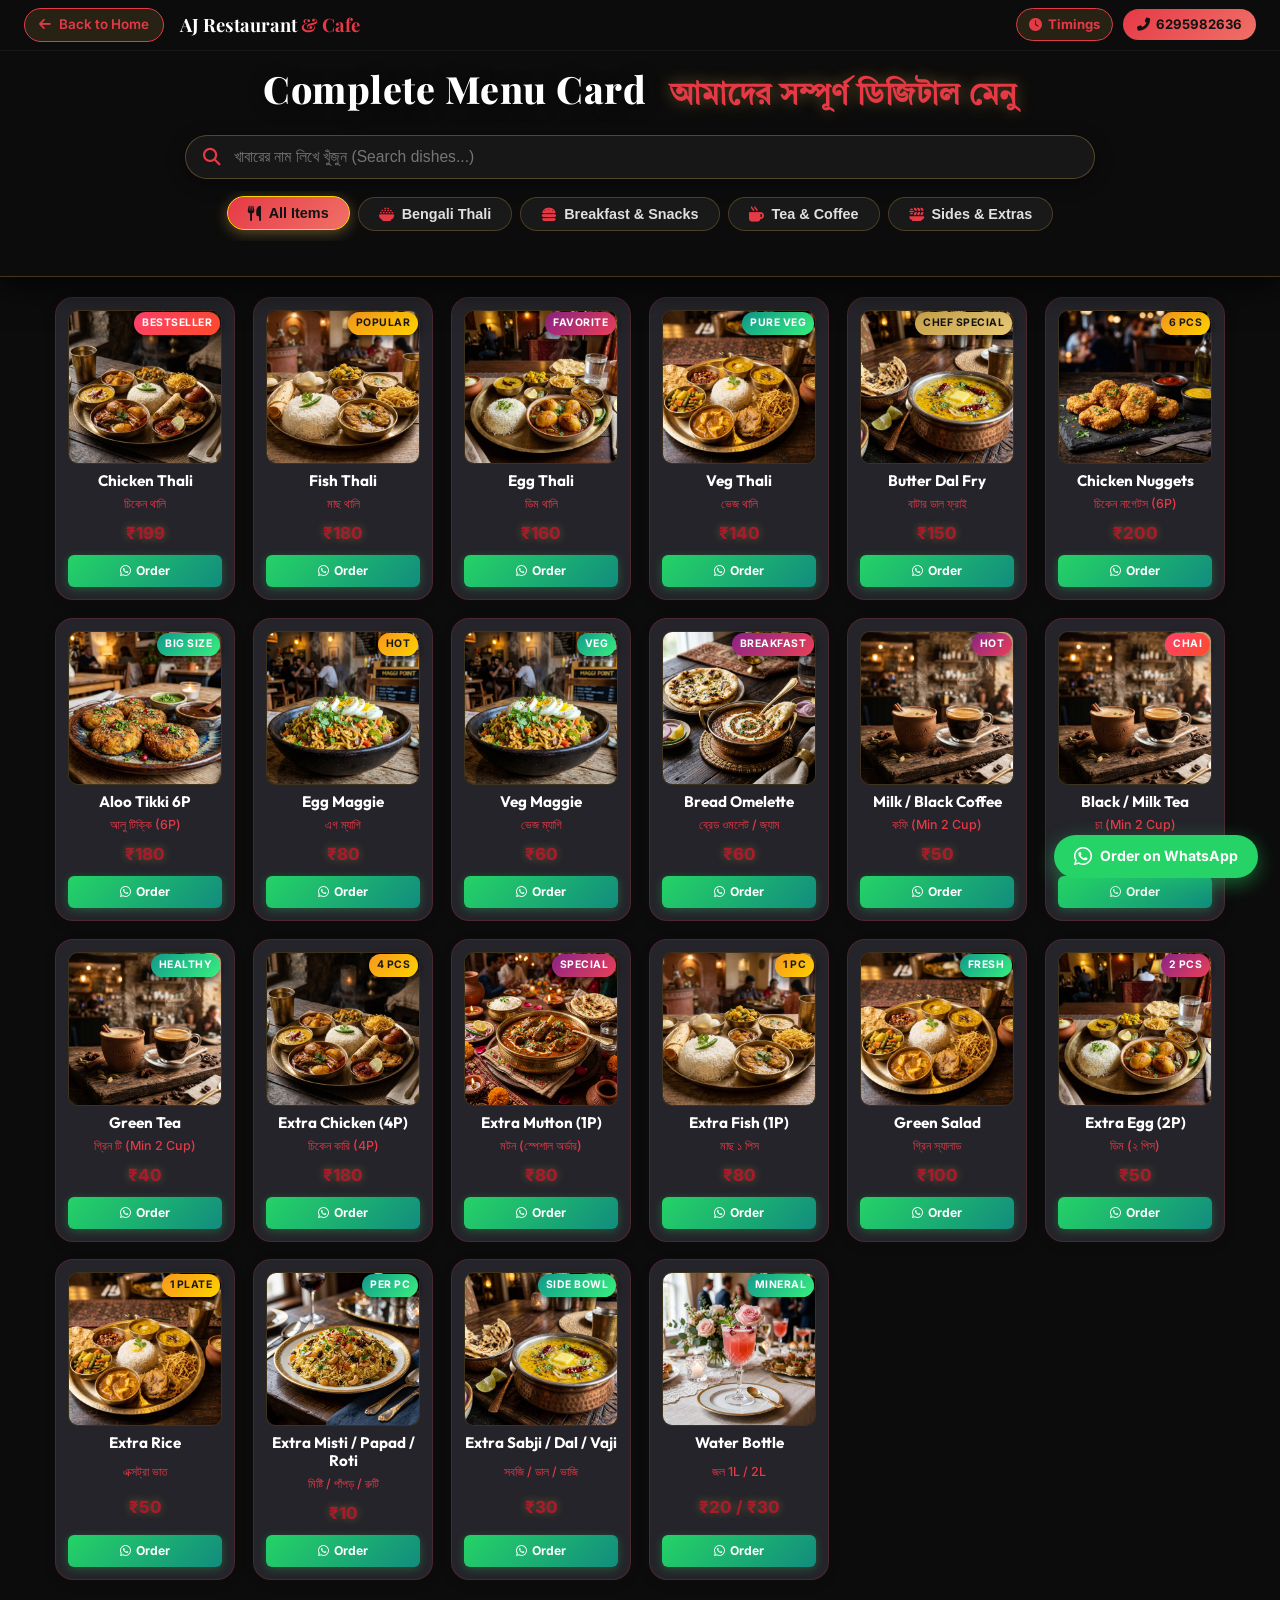
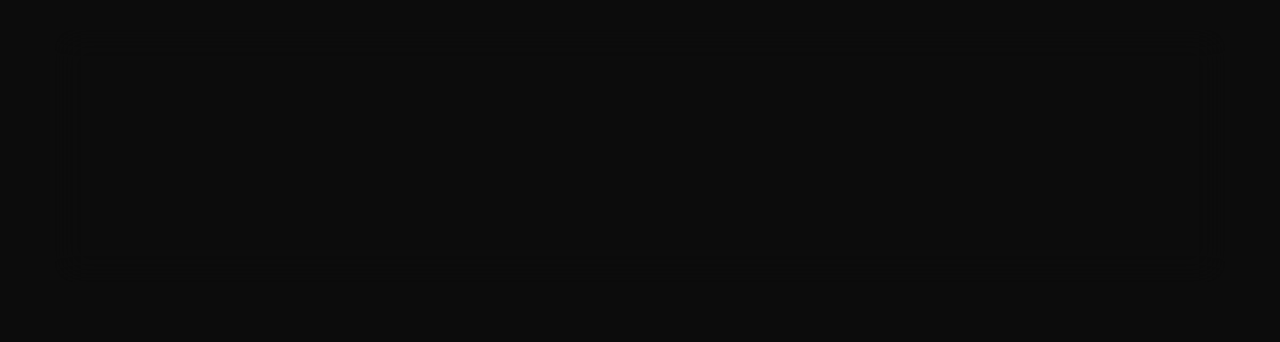
<file: menu.html>
﻿<!DOCTYPE html>
<html lang="bn">
<head>
    <meta charset="UTF-8">
    <meta name="viewport" content="width=device-width, initial-scale=1.0">
    <title>Full Menu Card | MooD cafe| সম্পূর্ণ মেনু</title>
    
    <!-- Meta Descriptions & SEO -->
    <meta name="description" content="Explore the full digital menu of MooD cafe. Bengali Thalis, Snacks, Tea, Coffee, Extras & Direct WhatsApp Ordering.">
    <meta name="theme-color" content="#c9a24b">
    
    <!-- Fonts -->
    <link rel="preconnect" href="https://fonts.googleapis.com">
    <link rel="preconnect" href="https://fonts.gstatic.com" crossorigin>
    <link href="https://fonts.googleapis.com/css2?family=Cinzel:wght@500;700;900&family=Inter:wght@300;400;500;600;700;800&family=Outfit:wght@400;500;600;700;800&family=Playfair+Display:ital,wght@0,600;0,700;0,900;1,600&family=Tiro+Bangla:ital@0;1&display=swap" rel="stylesheet">
    
    <!-- Font Awesome -->
    <link rel="stylesheet" href="https://cdnjs.cloudflare.com/ajax/libs/font-awesome/6.5.1/css/all.min.css">
    
    <!-- Main Style -->
    <link rel="stylesheet" href="styles.css">

    <style>
        /* Specific Styles for Compact Full Menu Page */
        .full-menu-page {
            background-color: #0c0c0c;
            color: #ffffff;
            min-height: 100vh;
        }

        /* Sticky Top Header Container (Nav + Hero + Search + Category Filter Tabs) */
        .sticky-menu-top-container {
            position: sticky;
            top: 0;
            z-index: 1000;
            background: rgba(13, 13, 13, 0.96);
            backdrop-filter: blur(20px);
            -webkit-backdrop-filter: blur(20px);
            border-bottom: 1.5px solid rgba(201, 162, 75, 0.28);
            box-shadow: 0 10px 30px rgba(0, 0, 0, 0.75);
        }

        .full-menu-nav {
            padding: 8px 24px;
            display: flex;
            align-items: center;
            justify-content: space-between;
            border-bottom: 1px solid rgba(255, 255, 255, 0.05);
        }

        .full-menu-nav-left {
            display: flex;
            align-items: center;
            gap: 16px;
        }

        .nav-back-btn {
            display: inline-flex;
            align-items: center;
            gap: 8px;
            background: rgba(201, 162, 75, 0.15);
            border: 1px solid var(--accent-gold);
            color: var(--accent-gold);
            padding: 5px 14px;
            border-radius: 25px;
            text-decoration: none;
            font-weight: 600;
            font-size: 0.84rem;
            transition: all 0.3s ease;
        }

        .nav-back-btn:hover {
            background: var(--accent-gold);
            color: #121212;
            transform: translateX(-3px);
            box-shadow: 0 0 15px rgba(201, 162, 75, 0.5);
        }

        .full-menu-logo-title {
            font-family: 'Playfair Display', serif;
            font-size: 1.15rem;
            font-weight: 700;
            color: #ffffff;
        }

        .full-menu-logo-title span {
            color: var(--accent-gold);
        }

        .full-menu-nav-right {
            display: flex;
            align-items: center;
            gap: 10px;
        }

        .nav-timing-btn {
            display: inline-flex;
            align-items: center;
            gap: 6px;
            background: rgba(201, 162, 75, 0.15);
            border: 1px solid var(--accent-gold);
            color: var(--accent-gold);
            padding: 5px 12px;
            border-radius: 25px;
            text-decoration: none;
            font-weight: 700;
            font-size: 0.82rem;
            transition: all 0.3s ease;
        }

        .nav-timing-btn:hover {
            background: var(--accent-gold);
            color: #121212;
            transform: translateY(-2px);
            box-shadow: 0 0 15px rgba(201, 162, 75, 0.5);
        }

        .nav-call-btn {
            display: inline-flex;
            align-items: center;
            gap: 6px;
            background: linear-gradient(135deg, var(--accent-gold), var(--accent-amber));
            color: #121212;
            padding: 5px 14px;
            border-radius: 25px;
            text-decoration: none;
            font-weight: 700;
            font-size: 0.82rem;
            transition: all 0.3s ease;
        }

        .nav-call-btn:hover {
            transform: translateY(-2px);
            box-shadow: 0 4px 15px rgba(201, 162, 75, 0.5);
        }

        /* Full Menu Hero Header (Enlarged & Prominent) */
        .full-menu-hero {
            text-align: center;
            padding: 14px 20px 10px;
            position: relative;
        }

        .full-menu-hero h1 {
            font-family: 'Playfair Display', serif;
            font-size: 2.35rem;
            font-weight: 800;
            color: #ffffff;
            margin-bottom: 0;
            line-height: 1.25;
            letter-spacing: 0.5px;
            text-shadow: 0 2px 15px rgba(0, 0, 0, 0.5);
        }

        .full-menu-hero h1 .bengali-heading {
            color: var(--accent-gold);
            display: inline-block;
            font-size: 1.85rem;
            margin-left: 14px;
            font-family: 'Tiro Bangla', serif;
            font-weight: 700;
            text-shadow: 0 0 16px rgba(201, 162, 75, 0.45);
        }

        .full-menu-hero p {
            display: none;
        }

        /* Search & Filter Controls (Spacious & Longer) */
        .menu-control-bar {
            max-width: 950px;
            margin: 0 auto;
            padding: 10px 20px 15px;
        }

        .search-box-wrapper {
            position: relative;
            margin-bottom: 12px;
        }

        .search-box-wrapper input {
            width: 100%;
            background: rgba(24, 24, 24, 0.96);
            border: 1.5px solid rgba(201, 162, 75, 0.35);
            padding: 12px 20px 12px 48px;
            border-radius: 30px;
            color: #ffffff;
            font-size: 0.98rem;
            outline: none;
            transition: all 0.3s ease;
            box-shadow: 0 4px 18px rgba(0, 0, 0, 0.4);
        }

        .search-box-wrapper input:focus {
            border-color: var(--accent-gold);
            box-shadow: 0 0 20px rgba(201, 162, 75, 0.45);
            background: rgba(32, 32, 32, 0.98);
        }

        .search-box-wrapper i {
            position: absolute;
            left: 18px;
            top: 50%;
            transform: translateY(-50%);
            color: var(--accent-gold);
            font-size: 1.1rem;
        }

        .menu-category-tabs {
            touch-action: pan-x pan-y;
            overscroll-behavior-x: contain;
            display: flex;
            justify-content: center;
            flex-wrap: wrap;
            gap: 10px;
            margin: 0;
        }

        .menu-tab-btn {
            background: rgba(30, 30, 30, 0.75);
            border: 1.5px solid rgba(201, 162, 75, 0.28);
            color: #e0e0e0;
            padding: 8px 20px;
            border-radius: 25px;
            font-size: 0.9rem;
            font-weight: 600;
            cursor: pointer;
            backdrop-filter: blur(8px);
            transition: all 0.25s ease;
            display: inline-flex;
            align-items: center;
            gap: 8px;
        }

        .menu-tab-btn i {
            color: var(--accent-gold);
            font-size: 0.95rem;
            transition: transform 0.3s ease;
        }

        .menu-tab-btn:hover {
            border-color: var(--accent-gold);
            color: #ffffff;
            background: rgba(201, 162, 75, 0.18);
            transform: translateY(-2px);
            box-shadow: 0 4px 15px rgba(201, 162, 75, 0.25);
        }

        .menu-tab-btn.active {
            background: linear-gradient(135deg, var(--accent-gold), var(--accent-amber));
            border-color: #ffd700;
            color: #121212;
            box-shadow: 0 3px 14px rgba(201, 162, 75, 0.45);
            transform: translateY(-1px);
        }

        .menu-tab-btn.active i {
            color: #121212;
        }

        /* Compact Grid for Full Menu */
        .compact-menu-grid-container {
            max-width: 1200px;
            margin: 20px auto 50px;
            padding: 0 15px;
        }

        .compact-grid {
            display: grid;
            grid-template-columns: repeat(auto-fill, minmax(180px, 1fr));
            gap: 18px;
        }

        /* Food Card styles matching index.html */
        .compact-grid .food-menu-card {
            flex: initial;
            width: 100%;
            animation: floatMenuItem 4.5s ease-in-out infinite alternate;
        }

        .compact-grid .food-menu-card.hidden {
            display: none !important;
        }

        /* No Results Message */
        #no-results-msg {
            text-align: center;
            padding: 50px 20px;
            font-size: 1.1rem;
            color: var(--accent-gold);
            display: none;
            grid-column: 1 / -1;
        }

        /* Floating Order Quick Dial */
        .floating-order-btn {
            position: fixed;
            bottom: 22px;
            right: 22px;
            z-index: 999;
            display: flex;
            align-items: center;
            gap: 8px;
            background: #25D366;
            color: #ffffff;
            padding: 10px 20px;
            border-radius: 35px;
            text-decoration: none;
            font-weight: 700;
            font-size: 0.88rem;
            box-shadow: 0 6px 20px rgba(37, 211, 102, 0.45);
            transition: all 0.3s ease;
            animation: pulseOrderBtn 2.5s infinite;
        }

        .floating-order-btn:hover {
            background: #1ebc59;
            transform: scale(1.06);
            box-shadow: 0 8px 25px rgba(37, 211, 102, 0.65);
        }

        @keyframes pulseOrderBtn {
            0%, 100% { transform: scale(1); }
            50% { transform: scale(1.04); }
        }

        @media (max-width: 600px) {
            .full-menu-nav {
                padding: 8px 12px;
            }
            .nav-back-btn span {
                display: none;
            }
            .full-menu-logo-title {
                font-size: 1.05rem;
            }
            .nav-timing-btn {
                padding: 4px 8px;
                font-size: 0.76rem;
            }
            .nav-timing-btn span {
                display: none;
            }
            .nav-call-btn {
                padding: 4px 10px;
                font-size: 0.76rem;
            }
            .full-menu-hero {
                padding: 10px 10px 4px;
            }
            .full-menu-hero h1 {
                font-size: 1.65rem;
            }
            .full-menu-hero h1 .bengali-heading {
                font-size: 1.35rem;
                display: block;
                margin-left: 0;
                margin-top: 4px;
            }
            .menu-control-bar {
                padding: 6px 12px 10px;
            }
            .search-box-wrapper {
                margin-bottom: 8px;
            }
            .search-box-wrapper input {
                padding: 9px 16px 9px 38px;
                font-size: 0.88rem;
                border-radius: 25px;
            }
            .search-box-wrapper i {
                left: 14px;
                font-size: 0.95rem;
            }
            .menu-category-tabs {
            touch-action: pan-x pan-y;
            overscroll-behavior-x: contain;
                gap: 6px;
                overflow-x: auto;
                flex-wrap: nowrap;
                justify-content: flex-start;
                padding-bottom: 4px;
                -webkit-overflow-scrolling: touch;
            }
            .menu-tab-btn {
                padding: 6px 14px;
                font-size: 0.8rem;
                border-radius: 20px;
                white-space: nowrap;
                flex-shrink: 0;
            }
            .compact-grid {
                grid-template-columns: repeat(2, 1fr);
                gap: 10px;
            }
            .compact-grid .food-menu-card {
                padding: 8px;
            }
            .food-title {
                font-size: 0.86rem;
            }
            .bengali-title {
                font-size: 0.72rem;
            }
            .food-price {
                font-size: 0.95rem;
            }
            .food-order-btn {
                padding: 5px 8px;
                font-size: 0.72rem;
            }
        }
    </style>
</head>
<body class="full-menu-page">

    <!-- Sticky Top Header (Navbar + Hero Title + Search Box + Filter Tabs) -->
    <div class="sticky-menu-top-container">
        <!-- Top Navigation Bar -->
        <nav class="full-menu-nav">
            <div class="full-menu-nav-left">
                <a href="index.html" class="nav-back-btn" title="Go back to Home Page">
                    <i class="fas fa-arrow-left"></i> <span>Back to Home</span>
                </a>
                <div class="full-menu-logo-title">
                    AJ Restaurant <span>& Cafe</span>
                </div>
            </div>
            <div class="full-menu-nav-right">
                <a href="#order-timings" class="nav-timing-btn" id="nav-timing-toggle-btn" title="Order Timings (অর্ডার সময়সূচী)">
                    <i class="fas fa-clock" id="nav-timing-icon"></i> <span id="nav-timing-text">Timings</span>
                </a>
                <a href="tel:6295982636" class="nav-call-btn">
                    <i class="fas fa-phone-alt"></i> <span>6295982636</span>
                </a>
            </div>
        </nav>

        <!-- Hero Header -->
        <header class="full-menu-hero">
            <h1>Complete Menu Card <span class="bengali-heading">আমাদের সম্পূর্ণ ডিজিটাল মেনু</span></h1>
        </header>

        <!-- Search Bar & Category Filter Tabs -->
        <div class="menu-control-bar">
            <div class="search-box-wrapper">
                <i class="fas fa-search"></i>
                <input type="text" id="menu-search-input" placeholder="খাবারের নাম লিখে খুঁজুন (Search dishes...)" autocomplete="off">
            </div>

            <div class="menu-category-tabs">
                <button class="menu-tab-btn active" data-category="all">
                    <i class="fas fa-utensils"></i> All Items
                </button>
                <button class="menu-tab-btn" data-category="thali">
                    <i class="fas fa-bowl-rice"></i> Bengali Thali
                </button>
                <button class="menu-tab-btn" data-category="snacks">
                    <i class="fas fa-burger"></i> Breakfast & Snacks
                </button>
                <button class="menu-tab-btn" data-category="beverages">
                    <i class="fas fa-mug-hot"></i> Tea & Coffee
                </button>
                <button class="menu-tab-btn" data-category="extras">
                    <i class="fas fa-plate-wheat"></i> Sides & Extras
                </button>
            </div>
        </div>
    </div>

    <!-- Compact Full Menu Grid -->
    <main class="compact-menu-grid-container">
        <div class="compact-grid" id="full-menu-grid">

            <!-- 1. Chicken Thali -->
            <div class="food-menu-card" data-category="thali" data-keywords="chicken thali murgi murgir mangsho rice dal sabji thali">
                <div class="food-card-badge bestseller">Bestseller</div>
                <div class="food-card-img-box">
                    <img src="assets/menu_chicken_thali.webp" alt="Chicken Thali" loading="lazy">
                </div>
                <div class="food-card-body">
                    <h3 class="food-title">Chicken Thali</h3>
                    <span class="bengali-title">চিকেন থালি</span>
                    <span class="food-price">₹199</span>
                    <a href="https://wa.me/918389949989?text=Hi%20AJ%20Restaurant,%20I%20want%20to%20order%20Chicken%20Thali%20(₹199)" target="_blank" class="food-order-btn">
                        <i class="fab fa-whatsapp"></i> Order
                    </a>
                </div>
            </div>

            <!-- 2. Fish Thali -->
            <div class="food-menu-card" data-category="thali" data-keywords="fish thali macher thali mach jhol rui katla rice dal thali">
                <div class="food-card-badge popular">Popular</div>
                <div class="food-card-img-box">
                    <img src="assets/menu_fish_thali.webp" alt="Fish Thali" loading="lazy">
                </div>
                <div class="food-card-body">
                    <h3 class="food-title">Fish Thali</h3>
                    <span class="bengali-title">মাছ থালি</span>
                    <span class="food-price">₹180</span>
                    <a href="https://wa.me/918389949989?text=Hi%20AJ%20Restaurant,%20I%20want%20to%20order%20Fish%20Thali%20(₹180)" target="_blank" class="food-order-btn">
                        <i class="fab fa-whatsapp"></i> Order
                    </a>
                </div>
            </div>

            <!-- 3. Egg Thali -->
            <div class="food-menu-card" data-category="thali" data-keywords="egg thali dimer thali dim kosha rice dal thali">
                <div class="food-card-badge special">Favorite</div>
                <div class="food-card-img-box">
                    <img src="assets/menu_egg_thali.webp" alt="Egg Thali" loading="lazy">
                </div>
                <div class="food-card-body">
                    <h3 class="food-title">Egg Thali</h3>
                    <span class="bengali-title">ডিম থালি</span>
                    <span class="food-price">₹160</span>
                    <a href="https://wa.me/918389949989?text=Hi%20AJ%20Restaurant,%20I%20want%20to%20order%20Egg%20Thali%20(₹160)" target="_blank" class="food-order-btn">
                        <i class="fab fa-whatsapp"></i> Order
                    </a>
                </div>
            </div>

            <!-- 4. Veg Thali -->
            <div class="food-menu-card" data-category="thali" data-keywords="veg thali niramish thali paneer dal sabji rice mishti doi">
                <div class="food-card-badge pure-veg">Pure Veg</div>
                <div class="food-card-img-box">
                    <img src="assets/menu_veg_thali.webp" alt="Veg Thali" loading="lazy">
                </div>
                <div class="food-card-body">
                    <h3 class="food-title">Veg Thali</h3>
                    <span class="bengali-title">ভেজ থালি</span>
                    <span class="food-price">₹140</span>
                    <a href="https://wa.me/918389949989?text=Hi%20AJ%20Restaurant,%20I%20want%20to%20order%20Veg%20Thali%20(₹140)" target="_blank" class="food-order-btn">
                        <i class="fab fa-whatsapp"></i> Order
                    </a>
                </div>
            </div>

            <!-- 5. Butter Dal Fry -->
            <div class="food-menu-card" data-category="extras" data-keywords="butter dal fry yellow dal tadka veg">
                <div class="food-card-badge chef">Chef Special</div>
                <div class="food-card-img-box">
                    <img src="assets/menu_butter_dal_fry.webp" alt="Butter Dal Fry" loading="lazy">
                </div>
                <div class="food-card-body">
                    <h3 class="food-title">Butter Dal Fry</h3>
                    <span class="bengali-title">বাটার ডাল ফ্রাই</span>
                    <span class="food-price">₹150</span>
                    <a href="https://wa.me/918389949989?text=Hi%20AJ%20Restaurant,%20I%20want%20to%20order%20Butter%20Dal%20Fry%20(₹150)" target="_blank" class="food-order-btn">
                        <i class="fab fa-whatsapp"></i> Order
                    </a>
                </div>
            </div>

            <!-- 6. Chicken Nuggets (6P) -->
            <div class="food-menu-card" data-category="snacks" data-keywords="chicken nuggets 6p fried snacks non-veg">
                <div class="food-card-badge popular">6 Pcs</div>
                <div class="food-card-img-box">
                    <img src="assets/menu_chicken_nuggets.webp" alt="Chicken Nuggets" loading="lazy">
                </div>
                <div class="food-card-body">
                    <h3 class="food-title">Chicken Nuggets</h3>
                    <span class="bengali-title">চিকেন নাগেটস (6P)</span>
                    <span class="food-price">₹200</span>
                    <a href="https://wa.me/918389949989?text=Hi%20AJ%20Restaurant,%20I%20want%20to%20order%20Chicken%20Nuggets%20(₹200)" target="_blank" class="food-order-btn">
                        <i class="fab fa-whatsapp"></i> Order
                    </a>
                </div>
            </div>

            <!-- 7. Aloo Tikki Big Size (6P) -->
            <div class="food-menu-card" data-category="snacks" data-keywords="aloo tikki potato cutlet snacks big size veg">
                <div class="food-card-badge pure-veg">Big Size</div>
                <div class="food-card-img-box">
                    <img src="assets/menu_aloo_tikki.webp" alt="Aloo Tikki Big Size" loading="lazy">
                </div>
                <div class="food-card-body">
                    <h3 class="food-title">Aloo Tikki 6P</h3>
                    <span class="bengali-title">আলু টিক্কি (6P)</span>
                    <span class="food-price">₹180</span>
                    <a href="https://wa.me/918389949989?text=Hi%20AJ%20Restaurant,%20I%20want%20to%20order%20Aloo%20Tikki%20(₹180)" target="_blank" class="food-order-btn">
                        <i class="fab fa-whatsapp"></i> Order
                    </a>
                </div>
            </div>

            <!-- 8. Egg Maggie -->
            <div class="food-menu-card" data-category="snacks" data-keywords="egg maggie noodles masala snacks">
                <div class="food-card-badge popular">Hot</div>
                <div class="food-card-img-box">
                    <img src="assets/menu_egg_maggie.webp" alt="Egg Maggie" loading="lazy">
                </div>
                <div class="food-card-body">
                    <h3 class="food-title">Egg Maggie</h3>
                    <span class="bengali-title">এগ ম্যাগি</span>
                    <span class="food-price">₹80</span>
                    <a href="https://wa.me/918389949989?text=Hi%20AJ%20Restaurant,%20I%20want%20to%20order%20Egg%20Maggie%20(₹80)" target="_blank" class="food-order-btn">
                        <i class="fab fa-whatsapp"></i> Order
                    </a>
                </div>
            </div>

            <!-- 9. Veg Maggie -->
            <div class="food-menu-card" data-category="snacks" data-keywords="veg maggie masala noodles snacks vegetarian">
                <div class="food-card-badge pure-veg">Veg</div>
                <div class="food-card-img-box">
                    <img src="assets/menu_egg_maggie.webp" alt="Veg Maggie" loading="lazy">
                </div>
                <div class="food-card-body">
                    <h3 class="food-title">Veg Maggie</h3>
                    <span class="bengali-title">ভেজ ম্যাগি</span>
                    <span class="food-price">₹60</span>
                    <a href="https://wa.me/918389949989?text=Hi%20AJ%20Restaurant,%20I%20want%20to%20order%20Veg%20Maggie%20(₹60)" target="_blank" class="food-order-btn">
                        <i class="fab fa-whatsapp"></i> Order
                    </a>
                </div>
            </div>

            <!-- 10. Bread Omelette / Jam / Butter -->
            <div class="food-menu-card" data-category="snacks" data-keywords="bread omelette jam butter breakfast toast egg">
                <div class="food-card-badge special">Breakfast</div>
                <div class="food-card-img-box">
                    <img src="assets/menu6.webp" alt="Bread Omelette Jam Butter" loading="lazy">
                </div>
                <div class="food-card-body">
                    <h3 class="food-title">Bread Omelette</h3>
                    <span class="bengali-title">ব্রেড ওমলেট / জ্যাম</span>
                    <span class="food-price">₹60</span>
                    <a href="https://wa.me/918389949989?text=Hi%20AJ%20Restaurant,%20I%20want%20to%20order%20Bread%20Omelette%20(₹60)" target="_blank" class="food-order-btn">
                        <i class="fab fa-whatsapp"></i> Order
                    </a>
                </div>
            </div>

            <!-- 11. Milk / Black Coffee -->
            <div class="food-menu-card" data-category="beverages" data-keywords="coffee milk coffee black coffee hot drink beverages espresso">
                <div class="food-card-badge special">Hot</div>
                <div class="food-card-img-box">
                    <img src="assets/menu_tea_coffee.webp" alt="Milk and Black Coffee" loading="lazy">
                </div>
                <div class="food-card-body">
                    <h3 class="food-title">Milk / Black Coffee</h3>
                    <span class="bengali-title">কফি (Min 2 Cup)</span>
                    <span class="food-price">₹50</span>
                    <a href="https://wa.me/918389949989?text=Hi%20AJ%20Restaurant,%20I%20want%20to%20order%20Coffee" target="_blank" class="food-order-btn">
                        <i class="fab fa-whatsapp"></i> Order
                    </a>
                </div>
            </div>

            <!-- 12. Black / Milk Tea -->
            <div class="food-menu-card" data-category="beverages" data-keywords="tea chai milk tea black tea masala chai beverage">
                <div class="food-card-badge bestseller">Chai</div>
                <div class="food-card-img-box">
                    <img src="assets/menu_tea_coffee.webp" alt="Black and Milk Tea" loading="lazy">
                </div>
                <div class="food-card-body">
                    <h3 class="food-title">Black / Milk Tea</h3>
                    <span class="bengali-title">চা (Min 2 Cup)</span>
                    <span class="food-price">₹25</span>
                    <a href="https://wa.me/918389949989?text=Hi%20AJ%20Restaurant,%20I%20want%20to%20order%20Tea" target="_blank" class="food-order-btn">
                        <i class="fab fa-whatsapp"></i> Order
                    </a>
                </div>
            </div>

            <!-- 13. Green Tea -->
            <div class="food-menu-card" data-category="beverages" data-keywords="green tea healthy detox hot beverage">
                <div class="food-card-badge pure-veg">Healthy</div>
                <div class="food-card-img-box">
                    <img src="assets/menu_tea_coffee.webp" alt="Green Tea" loading="lazy">
                </div>
                <div class="food-card-body">
                    <h3 class="food-title">Green Tea</h3>
                    <span class="bengali-title">গ্রিন টি (Min 2 Cup)</span>
                    <span class="food-price">₹40</span>
                    <a href="https://wa.me/918389949989?text=Hi%20AJ%20Restaurant,%20I%20want%20to%20order%20Green%20Tea" target="_blank" class="food-order-btn">
                        <i class="fab fa-whatsapp"></i> Order
                    </a>
                </div>
            </div>

            <!-- 14. Extra Chicken (4P) -->
            <div class="food-menu-card" data-category="extras" data-keywords="extra chicken 4p murgir mangsho chicken curry side non-veg">
                <div class="food-card-badge popular">4 Pcs</div>
                <div class="food-card-img-box">
                    <img src="assets/menu_chicken_thali.webp" alt="Extra Chicken 4P" loading="lazy">
                </div>
                <div class="food-card-body">
                    <h3 class="food-title">Extra Chicken (4P)</h3>
                    <span class="bengali-title">চিকেন কারি (4P)</span>
                    <span class="food-price">₹180</span>
                    <a href="https://wa.me/918389949989?text=Hi%20AJ%20Restaurant,%20I%20want%20to%20order%20Extra%20Chicken%204P%20(₹180)" target="_blank" class="food-order-btn">
                        <i class="fab fa-whatsapp"></i> Order
                    </a>
                </div>
            </div>

            <!-- 15. Extra Mutton (1P - Special Order) -->
            <div class="food-menu-card" data-category="extras" data-keywords="extra mutton 1p khasi mangsho mutton kosha special non-veg">
                <div class="food-card-badge special">Special</div>
                <div class="food-card-img-box">
                    <img src="assets/menu3.webp" alt="Extra Mutton 1P" loading="lazy">
                </div>
                <div class="food-card-body">
                    <h3 class="food-title">Extra Mutton (1P)</h3>
                    <span class="bengali-title">মটন (স্পেশাল অর্ডার)</span>
                    <span class="food-price">₹80</span>
                    <a href="https://wa.me/918389949989?text=Hi%20AJ%20Restaurant,%20I%20want%20to%20order%20Extra%20Mutton%20(₹80)" target="_blank" class="food-order-btn">
                        <i class="fab fa-whatsapp"></i> Order
                    </a>
                </div>
            </div>

            <!-- 16. Extra Fish (1P) -->
            <div class="food-menu-card" data-category="extras" data-keywords="extra fish 1p macher jhol rui katla side non-veg">
                <div class="food-card-badge popular">1 Pc</div>
                <div class="food-card-img-box">
                    <img src="assets/menu_fish_thali.webp" alt="Extra Fish 1P" loading="lazy">
                </div>
                <div class="food-card-body">
                    <h3 class="food-title">Extra Fish (1P)</h3>
                    <span class="bengali-title">মাছ ১ পিস</span>
                    <span class="food-price">₹80</span>
                    <a href="https://wa.me/918389949989?text=Hi%20AJ%20Restaurant,%20I%20want%20to%20order%20Extra%20Fish%20(₹80)" target="_blank" class="food-order-btn">
                        <i class="fab fa-whatsapp"></i> Order
                    </a>
                </div>
            </div>

            <!-- 17. Green Salad -->
            <div class="food-menu-card" data-category="extras" data-keywords="green salad cucumber tomato onion lemon salad veg">
                <div class="food-card-badge pure-veg">Fresh</div>
                <div class="food-card-img-box">
                    <img src="assets/menu_veg_thali.webp" alt="Green Salad" loading="lazy">
                </div>
                <div class="food-card-body">
                    <h3 class="food-title">Green Salad</h3>
                    <span class="bengali-title">গ্রিন স্যালাড</span>
                    <span class="food-price">₹100</span>
                    <a href="https://wa.me/918389949989?text=Hi%20AJ%20Restaurant,%20I%20want%20to%20order%20Green%20Salad%20(₹100)" target="_blank" class="food-order-btn">
                        <i class="fab fa-whatsapp"></i> Order
                    </a>
                </div>
            </div>

            <!-- 18. Extra Egg (2P) -->
            <div class="food-menu-card" data-category="extras" data-keywords="extra egg 2p dim egg curry side non-veg">
                <div class="food-card-badge special">2 Pcs</div>
                <div class="food-card-img-box">
                    <img src="assets/menu_egg_thali.webp" alt="Extra Egg 2P" loading="lazy">
                </div>
                <div class="food-card-body">
                    <h3 class="food-title">Extra Egg (2P)</h3>
                    <span class="bengali-title">ডিম (২ পিস)</span>
                    <span class="food-price">₹50</span>
                    <a href="https://wa.me/918389949989?text=Hi%20AJ%20Restaurant,%20I%20want%20to%20order%20Extra%20Egg%202P%20(₹50)" target="_blank" class="food-order-btn">
                        <i class="fab fa-whatsapp"></i> Order
                    </a>
                </div>
            </div>

            <!-- 19. Extra Rice -->
            <div class="food-menu-card" data-category="extras" data-keywords="extra rice bhat rice portion veg side">
                <div class="food-card-badge popular">1 Plate</div>
                <div class="food-card-img-box">
                    <img src="assets/menu_veg_thali.webp" alt="Extra Rice" loading="lazy">
                </div>
                <div class="food-card-body">
                    <h3 class="food-title">Extra Rice</h3>
                    <span class="bengali-title">এক্সট্রা ভাত</span>
                    <span class="food-price">₹50</span>
                    <a href="https://wa.me/918389949989?text=Hi%20AJ%20Restaurant,%20I%20want%20to%20order%20Extra%20Rice%20(₹50)" target="_blank" class="food-order-btn">
                        <i class="fab fa-whatsapp"></i> Order
                    </a>
                </div>
            </div>

            <!-- 20. Extra Misti / Papad / Roti -->
            <div class="food-menu-card" data-category="extras" data-keywords="extra misti papad roti sweet flatbread side">
                <div class="food-card-badge pure-veg">Per Pc</div>
                <div class="food-card-img-box">
                    <img src="assets/menu2.webp" alt="Extra Misti Papad Roti" loading="lazy">
                </div>
                <div class="food-card-body">
                    <h3 class="food-title">Extra Misti / Papad / Roti</h3>
                    <span class="bengali-title">মিষ্টি / পাঁপড় / রুটি</span>
                    <span class="food-price">₹10</span>
                    <a href="https://wa.me/918389949989?text=Hi%20AJ%20Restaurant,%20I%20want%20to%20order%20Extra%20Misti%20Papad%20Roti%20(₹10)" target="_blank" class="food-order-btn">
                        <i class="fab fa-whatsapp"></i> Order
                    </a>
                </div>
            </div>

            <!-- 21. Extra Sabji / Dal / Vaji -->
            <div class="food-menu-card" data-category="extras" data-keywords="extra sabji dal vaji butter dal fry veg side">
                <div class="food-card-badge pure-veg">Side Bowl</div>
                <div class="food-card-img-box">
                    <img src="assets/menu_butter_dal_fry.webp" alt="Extra Sabji Dal Vaji" loading="lazy">
                </div>
                <div class="food-card-body">
                    <h3 class="food-title">Extra Sabji / Dal / Vaji</h3>
                    <span class="bengali-title">সবজি / ডাল / ভাজি</span>
                    <span class="food-price">₹30</span>
                    <a href="https://wa.me/918389949989?text=Hi%20AJ%20Restaurant,%20I%20want%20to%20order%20Extra%20Sabji%20Dal%20Vaji%20(₹30)" target="_blank" class="food-order-btn">
                        <i class="fab fa-whatsapp"></i> Order
                    </a>
                </div>
            </div>

            <!-- 20. Packaged Water Bottle (1L / 2L) -->
            <div class="food-menu-card" data-category="beverages" data-keywords="water bottle 1l 2l mineral water drink">
                <div class="food-card-badge pure-veg">Mineral</div>
                <div class="food-card-img-box">
                    <img src="assets/menu5.webp" alt="Packaged Water Bottle" loading="lazy">
                </div>
                <div class="food-card-body">
                    <h3 class="food-title">Water Bottle</h3>
                    <span class="bengali-title">জল 1L / 2L</span>
                    <span class="food-price">₹20 / ₹30</span>
                    <a href="https://wa.me/918389949989?text=Hi%20AJ%20Restaurant,%20I%20want%20to%20order%20Water%20Bottle" target="_blank" class="food-order-btn">
                        <i class="fab fa-whatsapp"></i> Order
                    </a>
                </div>
            </div>

        </div>

        <!-- No Results Fallback -->
        <div id="no-results-msg">
            <i class="fas fa-search" style="font-size: 2.5rem; margin-bottom: 12px; display: block;"></i>
            <p>আপনার খোঁজা অনুযায়ী কোনো খাবার পাওয়া যায়নি। অন্য কিছু লিখে খুঁজুন।</p>
        </div>
    </main>

    <!-- Order Timings Banner -->
    <div id="order-timings" style="max-width: 1200px; margin: 0 auto 60px; padding: 0 15px; scroll-margin-top: 170px;">
        <div class="order-info-banner glassmorphism">
            <div class="order-timing-card">
                <div class="timing-icon"><i class="fas fa-clock"></i></div>
                <div class="timing-details">
                    <h4>⏰ Order Timings (অর্ডার সময়সূচী)</h4>
                    <ul>
                        <li><strong>☀️ Lunch:</strong> Any Time You're Hungry!</li>
                        <li><strong>🌙 Dinner:</strong> Order 05:00 PM – 06:30 PM <span class="serve-time">(Serve: 9:30 PM – 10:00 PM)</span></li>
                        <li><strong>🌅 Breakfast:</strong> Pre-order 09:00 PM – 10:00 PM <span class="serve-time">(Serve Next Morning: 8:30 AM)</span></li>
                    </ul>
                </div>
            </div>
            
            <div class="order-call-box">
                <div class="call-badge">Direct Hotline</div>
                <h3>Call or WhatsApp to Place Order</h3>
                <a href="tel:6295982636" class="order-phone-link">
                    <i class="fas fa-phone-volume"></i> 6295982636
                </a>
                <div class="quick-action-btns">
                    <a href="tel:6295982636" class="direct-call-btn">
                        <i class="fas fa-phone"></i> Call Now
                    </a>
                    <a href="https://wa.me/918389949989?text=Hello%20AJ%20Restaurant,%20I%20want%20to%20place%20an%20order!" target="_blank" class="direct-wp-btn">
                        <i class="fab fa-whatsapp"></i> WhatsApp Order
                    </a>
                </div>
            </div>
        </div>
    </div>

    <!-- Floating Direct WhatsApp Button -->
    <a href="https://wa.me/918389949989?text=Hello%20AJ%20Restaurant,%20I%20want%20to%20order%20food!" target="_blank" class="floating-order-btn" title="Direct WhatsApp Order">
        <i class="fab fa-whatsapp" style="font-size: 1.3rem;"></i> <span>Order on WhatsApp</span>
    </a>

    <!-- JavaScript for Live Search & Category Filtering -->
    <script>
        document.addEventListener('DOMContentLoaded', () => {
            const searchInput = document.getElementById('menu-search-input');
            const categoryTabs = document.querySelectorAll('.menu-tab-btn');
            const foodCards = document.querySelectorAll('.food-menu-card');
            const noResultsMsg = document.getElementById('no-results-msg');

            let activeCategory = 'all';

            function filterMenu() {
                const query = searchInput.value.toLowerCase().trim();
                let visibleCount = 0;

                foodCards.forEach(card => {
                    const cardCategory = card.getAttribute('data-category');
                    const keywords = (card.getAttribute('data-keywords') || '') + ' ' + card.innerText.toLowerCase();

                    const matchesCategory = (activeCategory === 'all' || cardCategory === activeCategory);
                    const matchesSearch = query === '' || keywords.includes(query);

                    if (matchesCategory && matchesSearch) {
                        card.classList.remove('hidden');
                        visibleCount++;
                    } else {
                        card.classList.add('hidden');
                    }
                });

                if (visibleCount === 0) {
                    noResultsMsg.style.display = 'block';
                } else {
                    noResultsMsg.style.display = 'none';
                }
            }

            // Category Tab Clicks
            categoryTabs.forEach(tab => {
                tab.addEventListener('click', () => {
                    categoryTabs.forEach(t => t.classList.remove('active'));
                    tab.classList.add('active');
                    activeCategory = tab.getAttribute('data-category');
                    const tabsContainer = tab.closest('.menu-category-tabs');
                    if (tabsContainer) {
                        const targetScroll = tab.offsetLeft - (tabsContainer.clientWidth / 2) + (tab.offsetWidth / 2);
                        tabsContainer.scrollTo({ left: targetScroll, behavior: 'smooth' });
                    }
                    filterMenu();
                });
            });

            // Search Input Live Filter
            searchInput.addEventListener('input', () => {
                filterMenu();
            });

            // ============================================================
            // TWO-WAY TOGGLE SCROLL (Click to go to Timings, Click again to go to Top)
            // ============================================================
            const timingToggleBtn = document.getElementById('nav-timing-toggle-btn');
            const timingIcon = document.getElementById('nav-timing-icon');
            const timingText = document.getElementById('nav-timing-text');
            const orderTimingsSection = document.getElementById('order-timings');

            function isNearTimingsSection() {
                if (!orderTimingsSection) return false;
                const rect = orderTimingsSection.getBoundingClientRect();
                return rect.top <= window.innerHeight * 0.75;
            }

            if (timingToggleBtn && orderTimingsSection) {
                timingToggleBtn.addEventListener('click', (e) => {
                    e.preventDefault();
                    if (isNearTimingsSection()) {
                        // If already at Timings section -> Smoothly scroll back to TOP
                        window.scrollTo({ top: 0, behavior: 'smooth' });
                    } else {
                        // Smoothly scroll DOWN to Order Timings section
                        orderTimingsSection.scrollIntoView({ behavior: 'smooth', block: 'start' });
                    }
                });

                // Dynamically update button icon/text when user scrolls near timings
                window.addEventListener('scroll', () => {
                    if (isNearTimingsSection()) {
                        timingToggleBtn.classList.add('at-bottom');
                        if (timingIcon) timingIcon.className = 'fas fa-arrow-up';
                        if (timingText) timingText.innerText = 'Top';
                        timingToggleBtn.title = 'Scroll back to Top (উপরে ফিরে যান)';
                    } else {
                        timingToggleBtn.classList.remove('at-bottom');
                        if (timingIcon) timingIcon.className = 'fas fa-clock';
                        if (timingText) timingText.innerText = 'Timings';
                        timingToggleBtn.title = 'Order Timings (অর্ডার সময়সূচী)';
                    }
                }, { passive: true });
            }
        });
    </script>
</body>
</html>
</file>
<file: styles.css>
﻿/* ============================================================
   MOOD CAFE — Dark Slate & Warm Terracotta Theme
   ============================================================ */

@import url('https://fonts.googleapis.com/css2?family=Playfair+Display:wght@400;600;700;800&family=Outfit:wght@300;400;600;800&family=Inter:wght@300;400;500;600&display=swap');

/* ---- CSS Variables ---- */
:root {
    --bg-deep:              #121214; /* Rich Black (main bg) */
    --bg-dark:              #1A1A1E; /* Charcoal (section bg alt) */
    --bg-card:              #24242A; /* Dark charcoal for cards */
    --bg-card2:             #2E2E36; /* Lighter charcoal for hover cards */
    --bg-cream:             #2D1E22; /* Warm Off-White/Cream */
    --accent-gold:          #E63946; /* Antique Gold (headings, headings, buttons, borders) */
    --accent-amber:         #F07167; /* Medium Gold */
    --accent-light:         #FF9F93; /* Light Gold (hover states) */
    --accent-red:           #A61C2B; /* Deep Maroon/Wine (highlights) */
    --accent-warm:          #C1272D; /* Warm Wine/Maroon */
    --text-primary:         #FFFFFF; /* Primary text */
    --text-secondary:       #CCCCCC; /* Secondary text/muted */
    --text-muted:           #8E8E96; /* Muted text */
    --text-light-section:   #1A1A1A; /* Text on light sections */
    --glass-bg:             rgba(230, 57, 70, 0.04); /* Antique Gold based glass */
    --glass-border:         rgba(230, 57, 70, 0.2);
    --glass-shadow:         0 8px 40px rgba(0, 0, 0, 0.65);
    --glow-gold:            0 0 25px rgba(230, 57, 70, 0.3);
    --radius-sm:            8px;
    --radius-md:            16px;
    --radius-lg:            24px;
    --transition:           all 0.4s cubic-bezier(0.4, 0, 0.2, 1);
}

/* ---- Reset ---- */
*, *::before, *::after {
    margin: 0;
    padding: 0;
    box-sizing: border-box;
}

html {
    scroll-behavior: smooth;
}

body {
    font-family: 'Inter', sans-serif;
    background-color: var(--bg-deep);
    color: var(--text-primary);
    overflow-x: hidden;
    line-height: 1.6;
}

body.no-scroll {
    overflow-y: hidden !important;
}

h1, h2, h3, h4 {
    font-family: 'Playfair Display', 'Tiro Bangla', serif;
    line-height: 1.2;
}

/* ---- Custom Scrollbar ---- */
::-webkit-scrollbar          { width: 6px; }
::-webkit-scrollbar-track    { background: var(--bg-deep); }
::-webkit-scrollbar-thumb    { background: var(--accent-gold); border-radius: 3px; }
::-webkit-scrollbar-thumb:hover { background: var(--accent-amber); }

/* ============================================================
   NAVBAR
   ============================================================ */
.navbar {
    position: sticky;
    top: 0;
    margin: 0;
    width: 100%;
    padding: 0 5%;
    height: 72px;
    border-radius: 0;
    display: flex;
    justify-content: space-between;
    align-items: center;
    background: rgba(18, 18, 20, 0.94);
    backdrop-filter: blur(20px);
    -webkit-backdrop-filter: blur(20px);
    z-index: 1000;
    border-bottom: 1px solid rgba(230, 57, 70, 0.2);
    box-shadow: 0 4px 30px rgba(0, 0, 0, 0.5);
    transition: var(--transition);
}

.navbar-scrolled {
    height: 62px;
    background: rgba(26, 26, 30, 0.97);
    border-bottom-color: rgba(230, 57, 70, 0.35);
    box-shadow: 0 8px 40px rgba(0, 0, 0, 0.7), var(--glow-gold);
}

.logo-container {
    display: flex;
    align-items: center;
    gap: 2px; /* Set gap to almost zero to align right next to logo image */
}

.logo-brand-img {
    height: 52px;
    width: auto;
    object-fit: contain;
    transition: var(--transition);
}

.logo-brand-img:hover {
    transform: scale(1.04);
}

.logo-text-wrapper {
    display: flex;
    align-items: center;
    position: relative;
    padding-left: 0px; /* Removed padding entirely to start text immediately */
    /* no overflow: hidden so football can roll across the whole screen */
}

.animated-football-header {
    position: absolute;
    left: -52px;
    width: 48px;
    height: 48px;
    top: 50%;
    margin-top: -24px;
    display: inline-block;
    z-index: 10;
    animation: footballRollAcross 14s linear infinite;
    will-change: left, transform, opacity;
    pointer-events: none;
}

.animated-football-header svg,
.animated-football-header img {
    width: 100%;
    height: 100%;
}

.logo-text {
    font-size: 1.5rem;
    font-weight: 800;
    letter-spacing: 1px;
    background: linear-gradient(90deg, var(--accent-gold), var(--accent-red));
    -webkit-background-clip: text;
    -webkit-text-fill-color: transparent;
    font-family: 'Outfit', sans-serif;
    display: inline-block;
    white-space: nowrap;
    overflow: hidden;
    clip-path: inset(0 100% 0 0);
    opacity: 0;
    animation: revealTextWipe 14s linear infinite;
    will-change: clip-path, opacity;
}

.nav-links {
    display: flex;
    flex-direction: column;
    position: absolute;
    top: 100%;
    right: 5%; /* Align with padding of navbar actions */
    width: 210px;
    height: auto;
    background: rgba(26, 26, 30, 0.97);
    backdrop-filter: blur(20px);
    -webkit-backdrop-filter: blur(20px);
    border: 1px solid rgba(201, 162, 75, 0.2);
    border-radius: 0 0 var(--radius-md) var(--radius-md);
    padding: 1.5rem 0;
    gap: 0.25rem;
    box-shadow: 0 15px 40px rgba(0, 0, 0, 0.6);
    opacity: 0;
    transform: translateY(-8px);
    pointer-events: none;
    transition: all 0.3s cubic-bezier(0.165, 0.84, 0.44, 1);
    align-items: center;
    list-style: none;
    z-index: 1000;
}

.nav-links.nav-active {
    opacity: 1;
    transform: translateY(0);
    pointer-events: auto;
}

.nav-links a {
    text-decoration: none;
    color: var(--text-secondary);
    font-weight: 500;
    font-size: 0.95rem;
    letter-spacing: 0.5px;
    text-transform: uppercase;
    padding: 0.65rem 1.4rem;
    border-radius: var(--radius-sm);
    transition: var(--transition);
    position: relative;
    display: block;
    width: 100%;
    text-align: center;
}

.nav-links a::after {
    content: '';
    position: absolute;
    bottom: 2px;
    left: 50%;
    transform: translateX(-50%);
    width: 0;
    height: 1.5px;
    background: var(--accent-gold);
    border-radius: 2px;
    transition: width 0.3s ease;
}

.nav-links a:hover {
    color: var(--accent-light);
}

.nav-links a:hover::after {
    width: 60%;
}

.navbar-actions {
    display: flex;
    align-items: center;
    gap: 0.35rem;
}
.dripza-btn-nav {
    background: transparent !important;
    border: none !important;
    width: 38px;
    height: 38px;
    cursor: pointer;
    display: flex;
    align-items: center;
    justify-content: center;
    padding: 0;
    overflow: visible;
    position: relative;
    box-shadow: none !important;
    transition: transform 0.3s ease;
}

.dripza-btn-nav:hover {
    background: transparent !important;
    box-shadow: none !important;
    transform: translateY(-2px);
}

.dripza-nav-icon {
    width: 100%;
    height: 100%;
    object-fit: contain;
    animation: dripzaBreathing 3.5s infinite ease-in-out;
    transition: filter 0.4s ease, transform 0.8s cubic-bezier(0.34, 1.56, 0.64, 1);
}

.dripza-btn-nav:hover .dripza-nav-icon {
    transform: scale(1.15) rotate(360deg);
    filter: drop-shadow(0 0 10px rgba(201, 162, 75, 0.9));
}

@keyframes dripzaBreathing {
    0%, 100% {
        transform: scale(1);
        filter: drop-shadow(0 0 2px rgba(201, 162, 75, 0.25));
    }
    50% {
        transform: scale(1.06);
        filter: drop-shadow(0 0 7px rgba(201, 162, 75, 0.65));
    }
}

.hamburger {
    display: block; /* Show hamburger globally on PC and Mobile */
    cursor: pointer;
    font-size: 1.4rem;
    color: var(--text-primary);
    padding: 0.4rem;
    border-radius: var(--radius-sm);
    transition: var(--transition);
}

.hamburger:hover {
    color: var(--accent-gold);
    background: rgba(201, 162, 75, 0.08);
}

/* ============================================================
   HERO / BANNER SECTION
   ============================================================ */
.hero {
    position: relative;
    width: 100%;
    aspect-ratio: 16 / 9;
    height: 56.25vw; /* Explicit 16:9 height to prevent collapse */
    min-height: 400px; /* Safe minimum height for PC banner */
    display: flex;
    align-items: center;
    justify-content: center;
    text-align: center;
    overflow: hidden;
    margin-top: 0;
}

.hero-bg {
    position: absolute;
    inset: 0;
    z-index: 0;
    overflow: hidden;
    background: var(--bg-deep);
}

.hero-bg::before {
    content: '';
    position: absolute;
    top: -30px;
    left: -30px;
    right: -30px;
    bottom: -30px;
    background-image: var(--bg-image);
    background-size: cover;
    background-position: center;
    filter: blur(28px) brightness(0.28) saturate(1.2);
    transition: background-image 1.2s ease-in-out;
    z-index: 0;
}

.hero-bg img {
    position: absolute;
    inset: 0;
    width: 100%;
    height: 100%;
    object-fit: cover;
    display: block;
    opacity: 0;
    transition: opacity 1.5s ease-in-out;
    z-index: 1;
}

.hero-video {
    position: absolute;
    inset: 0;
    width: 100%;
    height: 100%;
    object-fit: cover;
    z-index: 1;
}

.hero-bg img.active {
    opacity: 1;
    z-index: 2;
}

.hero-bg img.prev {
    opacity: 0;
    z-index: 1;
}

.hero-nav-zone {
    position: absolute;
    top: 0;
    bottom: 0;
    width: 15%;
    z-index: 5;
    cursor: pointer;
    background: transparent;
    transition: background 0.3s ease;
}

.hero-nav-zone.left-zone {
    left: 0;
}

.hero-nav-zone.right-zone {
    right: 0;
}

/* Subtle feedback on hover (no arrow icons) */
.hero-nav-zone:hover {
    background: rgba(255, 255, 255, 0.03);
}

.overlay {
    position: absolute;
    inset: 0;
    background: transparent;
    z-index: 3;
    pointer-events: none;
}

.hero-content {
    max-width: 800px;
    padding: 0 24px;
    z-index: 4;
    transform: translateY(30px);
    opacity: 0;
    animation: fadeUp 1.2s cubic-bezier(0.165, 0.84, 0.44, 1) forwards 0.4s;
}

.hero-content h1 {
    font-size: 3.6rem;
    font-weight: 800;
    margin-bottom: 1.2rem;
    color: var(--text-primary);
    text-shadow: 0 4px 15px rgba(0, 0, 0, 0.5);
    letter-spacing: -1px;
}

.hero-content p {
    font-size: 1.15rem;
    color: var(--text-secondary);
    margin-bottom: 2.8rem;
    line-height: 1.7;
    text-shadow: 0 2px 8px rgba(0, 0, 0, 0.5);
}

/* ============================================================
   SECTION SHARED
   ============================================================ */
section {
    padding: 15px 6%;
}

.section-title {
    font-family: 'Playfair Display', 'Tiro Bangla', serif;
    font-size: 2.6rem;
    font-weight: 700;
    text-align: center;
    margin-bottom: 1.2rem;
    color: var(--text-primary);
    position: relative;
    display: inline-block;
    width: 100%;
    letter-spacing: -0.5px;
}

.section-title::after {
    content: '';
    display: block;
    width: 60px;
    height: 2px;
    background: linear-gradient(90deg, var(--accent-gold), var(--accent-light));
    margin: 0.8rem auto 0;
    border-radius: 2px;
    box-shadow: 0 0 10px rgba(201, 162, 75, 0.5);
}

/* ============================================================
   VIBE SECTION
   ============================================================ */
.vibe-section {
    background: radial-gradient(ellipse at center top, rgba(201, 162, 75,0.05) 0%, transparent 65%);
    border-top: 1px solid rgba(201, 162, 75, 0.08);
    border-bottom: 1px solid rgba(201, 162, 75, 0.08);
    padding-top: 15px;
    padding-bottom: 15px;
}

.vibe-container {
    display: flex;
    align-items: center;
    justify-content: center;
    flex-wrap: wrap;
    gap: 1.2rem;
    padding: 0;
    max-width: 1100px;
    margin: 0 auto;
}

.vibe-text {
    max-width: 520px;
}

.vibe-text h3 {
    font-family: 'Playfair Display', 'Tiro Bangla', serif;
    font-size: 2rem;
    margin-bottom: 1.2rem;
    font-weight: 700;
    color: var(--text-primary);
    position: relative;
    padding-left: 1.2rem;
}

.vibe-text h3::before {
    content: '';
    position: absolute;
    left: 0;
    top: 10%;
    height: 80%;
    width: 3px;
    background: linear-gradient(to bottom, var(--accent-gold), var(--accent-amber));
    border-radius: 3px;
}

.vibe-text p {
    color: var(--text-secondary);
    line-height: 1.9;
    font-size: 1.05rem;
    font-weight: 400;
}

/* ============================================================
   INTERACTIVE RAKHI PURNIMA SPECIAL ALTAR
   ============================================================ */
.rath-feast-container {
    position: relative;
    width: 190px;
    height: 190px;
    background: radial-gradient(circle at center, #260A13 0%, #120408 100%);
    border-radius: var(--radius-md);
    border: 2px solid rgba(255, 193, 7, 0.55);
    box-shadow: 0 8px 24px rgba(0, 0, 0, 0.85), 
                inset 0 0 25px rgba(233, 30, 99, 0.25),
                0 0 14px rgba(255, 193, 7, 0.35);
    overflow: hidden;
    cursor: pointer;
    perspective: 500px;
    flex-shrink: 0;
    margin: 20px;
    transition: border-color 0.4s ease, box-shadow 0.4s ease;
}

.rath-feast-container:hover {
    border-color: #FFD54F;
    box-shadow: 0 8px 24px rgba(0, 0, 0, 0.95), 
                inset 0 0 25px rgba(255, 215, 0, 0.3),
                0 0 22px rgba(233, 30, 99, 0.5);
}

.temple-arch {
    position: absolute;
    top: 5px;
    left: 5px;
    right: 5px;
    bottom: 5px;
    border: 1px dashed rgba(255, 215, 0, 0.4);
    border-radius: var(--radius-md);
    pointer-events: none;
    z-index: 1;
}

.rath-altar-chariot {
    position: absolute;
    top: 15px;
    left: 50%;
    transform: translateX(-50%);
    width: 72px;
    height: 72px;
    z-index: 3;
    filter: drop-shadow(0 2px 6px rgba(0,0,0,0.7));
    transition: transform 0.4s cubic-bezier(0.175, 0.885, 0.32, 1.275), filter 0.4s ease;
    animation: trophyFloat 3.5s infinite ease-in-out;
}

.rath-altar-chariot svg {
    width: 100%;
    height: 100%;
}

.rath-feast-container.activated .rath-altar-chariot {
    filter: drop-shadow(0 0 10px #FFD700) drop-shadow(0 0 18px #E91E63);
    animation: trophyVibrate 0.12s infinite linear;
}

@keyframes trophyFloat {
    0%, 100% { transform: translateX(-50%) translateY(0); }
    50% { transform: translateX(-50%) translateY(-3px); }
}

@keyframes trophyVibrate {
    0%, 100% { transform: translateX(-50%) translate(0, 0) scale(1.04); }
    25% { transform: translateX(-50%) translate(-0.6px, 0.6px) scale(1.04); }
    50% { transform: translateX(-50%) translate(0.6px, -0.6px) scale(1.04); }
    75% { transform: translateX(-50%) translate(-0.6px, -0.6px) scale(1.04); }
}

.temple-bell {
    position: absolute;
    bottom: 12px;
    left: 50%;
    width: 58px;
    height: 58px;
    transform: translateX(-50%);
    z-index: 5;
    cursor: pointer;
    filter: drop-shadow(0 3px 6px rgba(0,0,0,0.7));
    transition: transform 0.6s cubic-bezier(0.19, 1, 0.22, 1), opacity 0.5s ease;
}

.temple-bell:hover {
    transform: translateX(-50%) scale(1.1);
}

.temple-bell svg {
    width: 100%;
    height: 100%;
}

.rath-feast-container.activated .temple-bell {
    transform: translateX(-50%) translateY(-55px) rotate(-22deg) scale(0.9);
    opacity: 0;
    pointer-events: none;
}

.rath-fusion-burger {
    position: absolute;
    bottom: 10px;
    left: 50%;
    width: 68px;
    height: 68px;
    transform: translate(-50%, 15px) scale(0.6);
    opacity: 0;
    z-index: 2;
    pointer-events: none;
    transition: all 0.6s cubic-bezier(0.175, 0.885, 0.32, 1.275);
    filter: drop-shadow(0 0 4px rgba(0, 0, 0, 0.4));
}

.rath-fusion-burger svg {
    width: 100%;
    height: 100%;
}

.rath-feast-container.activated .rath-fusion-burger {
    opacity: 1;
    transform: translate(-50%, 0) scale(1.2);
    filter: drop-shadow(0 0 10px #FFD700) drop-shadow(0 0 18px #E91E63);
}

.rath-celebration {
    position: absolute;
    top: 36%;
    left: 50%;
    transform: translate(-50%, -50%) scale(0.7);
    font-family: 'Outfit', sans-serif;
    font-size: 0.82rem;
    font-weight: 900;
    color: #ffffff;
    letter-spacing: 1px;
    text-shadow: 0 0 10px #FFD700, 
                 0 0 18px #E91E63, 
                 0 0 26px #880E4F;
    opacity: 0;
    pointer-events: none;
    z-index: 6;
    transition: all 0.4s cubic-bezier(0.175, 0.885, 0.32, 1.275);
    white-space: nowrap;
}

.rath-feast-container.activated .rath-celebration {
    opacity: 1;
    transform: translate(-50%, -50%) scale(1);
    animation: pulseGoal 0.4s ease-in-out infinite alternate;
}

.feast-item {
    position: absolute;
    font-size: 11px;
    opacity: 0;
    z-index: 4;
    pointer-events: none;
}

.feast-item.p1 { left: 45%; top: 35px; }
.feast-item.p2 { left: 35%; top: 40px; }
.feast-item.p3 { left: 55%; top: 40px; }
.feast-item.p4 { left: 40%; top: 30px; }
.feast-item.p5 { left: 50%; top: 30px; }
.feast-item.p6 { left: 48%; top: 25px; }

.rath-feast-container.activated .feast-item {
    animation: rainConfetti 1.5s cubic-bezier(0.1, 0.8, 0.3, 1) forwards;
}

@keyframes rainConfetti {
    0% {
        transform: translate(0, 0) rotate(0deg) scale(0.5);
        opacity: 1;
    }
    100% {
        opacity: 0;
    }
}

.rath-feast-container.activated .feast-item.p1 { transform: translate(-50px, 85px) rotate(360deg) scale(1.3); }
.rath-feast-container.activated .feast-item.p2 { transform: translate(-70px, 65px) rotate(180deg) scale(1.1); }
.rath-feast-container.activated .feast-item.p3 { transform: translate(60px, 80px) rotate(-360deg) scale(1.4); }
.rath-feast-container.activated .feast-item.p4 { transform: translate(-30px, 95px) rotate(-180deg) scale(1.2); }
.rath-feast-container.activated .feast-item.p5 { transform: translate(40px, 90px) rotate(540deg) scale(1.5); }
.rath-feast-container.activated .feast-item.p6 { transform: translate(5px, 100px) rotate(-540deg) scale(1.3); }

/* ============================================================
   REVIEWS GALLERY SLIDER
   ============================================================ */
.reviews-section {
    background: var(--bg-dark);
}

.reviews-slider-container {
    position: relative;
    max-width: 500px;
    margin: 0 auto;
    padding: 0 10px;
}

.reviews-slider {
    position: relative;
    height: 500px;
    width: 100%;
    border-radius: var(--radius-md);
    overflow: hidden;
}

.gallery-item {
    transition: transform 0.3s ease;
    padding: 15px;
    border-radius: var(--radius-md);
}

.reviews-slider .review-slide {
    position: absolute;
    inset: 0;
    width: 100%;
    height: 100%;
    opacity: 0;
    z-index: 1;
    transition: opacity 1s ease-in-out;
    pointer-events: none;
    padding: 0;
}

.reviews-slider .review-slide.active {
    opacity: 1;
    z-index: 2;
    pointer-events: auto;
}

.reviews-slider .review-slide img {
    width: 100%;
    height: 100%;
    object-fit: contain;
    border: none;
    background: none;
    filter: drop-shadow(0 12px 32px rgba(0, 0, 0, 0.65));
}

/* ---- Slider Buttons ---- */
.slider-btn {
    position: absolute;
    top: 50%;
    transform: translateY(-50%);
    background: rgba(201, 162, 75, 0.1);
    border: 1px solid rgba(201, 162, 75, 0.3);
    color: var(--text-primary);
    width: 50px;
    height: 50px;
    border-radius: 50%;
    display: flex;
    align-items: center;
    justify-content: center;
    cursor: pointer;
    z-index: 10;
    backdrop-filter: blur(10px);
    -webkit-backdrop-filter: blur(10px);
    transition: var(--transition);
    font-size: 0.9rem;
}

.slider-btn:hover {
    background: var(--accent-gold);
    border-color: var(--accent-gold);
    color: #fff;
    box-shadow: 0 0 20px rgba(201, 162, 75, 0.55);
    transform: translateY(-50%) scale(1.12);
}

.prev-btn { left:  -68px; }
.next-btn { right: -68px; }

/* ---- Slider Dots ---- */
.slider-dots {
    display: flex;
    justify-content: center;
    gap: 8px;
    margin-top: 2rem;
}

.dot {
    width: 8px;
    height: 8px;
    border-radius: 50%;
    background: rgba(201, 162, 75, 0.2);
    border: 1px solid rgba(201, 162, 75, 0.3);
    cursor: pointer;
    transition: var(--transition);
}

.dot.active,
.dot:hover {
    background: var(--accent-gold);
    border-color: var(--accent-gold);
    box-shadow: 0 0 8px rgba(201, 162, 75, 0.5);
    transform: scale(1.3);
}

/* ---- CTA Button ---- */
.cta-button {
    display: inline-flex;
    align-items: center;
    gap: 0.7rem;
    padding: 14px 34px;
    background: transparent;
    color: var(--accent-light);
    border: 1.5px solid var(--accent-gold);
    border-radius: 4px;
    font-weight: 500;
    font-size: 0.95rem;
    letter-spacing: 0.8px;
    text-transform: uppercase;
    text-decoration: none;
    transition: var(--transition);
    box-shadow: 0 0 0 rgba(201, 162, 75, 0);
    position: relative;
    overflow: hidden;
}

.cta-button::before {
    content: '';
    position: absolute;
    inset: 0;
    background: linear-gradient(135deg, var(--accent-gold), var(--accent-amber));
    opacity: 0;
    transition: opacity 0.35s ease;
    z-index: -1;
}

.cta-button:hover {
    color: #fff;
    border-color: var(--accent-amber);
    box-shadow: 0 4px 25px rgba(201, 162, 75, 0.45);
    transform: translateY(-2px);
}

.cta-button:hover::before {
    opacity: 1;
}

/* ============================================================
   GLASSMORPHISM CARD
   ============================================================ */
.glassmorphism {
    background: rgba(36, 36, 42, 0.65);
    backdrop-filter: blur(16px);
    -webkit-backdrop-filter: blur(16px);
    border: 1px solid rgba(230, 57, 70, 0.2);
    border-radius: var(--radius-lg);
    padding: 24px 32px;
    box-shadow: 0 8px 48px rgba(0, 0, 0, 0.55), inset 0 1px 0 rgba(201, 162, 75, 0.08);
}

#contact {
    background: radial-gradient(ellipse at bottom, rgba(201, 162, 75,0.06) 0%, transparent 65%);
    border-top: 1px solid rgba(201, 162, 75, 0.08);
    padding-top: 25px;
    padding-bottom: 25px;
}
#contact .section-title,
.contact-section .section-title {
    font-family: 'Outfit', sans-serif;
    font-weight: 800;
    letter-spacing: 0.8px;
}


.contact-container {
    display: flex;
    justify-content: space-around;
    flex-wrap: wrap;
    gap: 1.5rem;
    max-width: 800px;
    margin: 0 auto;
}

.contact-info, .social-links {
    flex: 1;
    min-width: 270px;
}

.contact-info h2, .social-links h2 {
    font-family: 'Playfair Display', 'Tiro Bangla', serif;
    font-size: 1.6rem;
    margin-bottom: 1.1rem;
    font-weight: 700;
    color: var(--text-primary);
    letter-spacing: -0.3px;
    padding-bottom: 0.4rem;
    border-bottom: 1px solid rgba(230, 57, 70, 0.2);
}

.info-item {
    display: flex;
    align-items: flex-start;
    gap: 14px;
    margin-bottom: 0.6rem;
    color: var(--text-secondary);
    font-size: 1rem;
    transition: var(--transition);
    padding: 6px 10px;
    border-radius: var(--radius-sm);
    border: 1px solid transparent;
}

.info-item:hover {
    transform: translateX(4px);
    color: var(--text-primary);
    background: rgba(201, 162, 75, 0.05);
    border-color: rgba(201, 162, 75, 0.12);
}

.info-item i {
    color: var(--accent-gold);
    font-size: 1.15rem;
    width: 22px;
    margin-top: 3px;
    flex-shrink: 0;
    transition: transform 0.3s ease;
}

.info-item:hover i {
    transform: scale(1.2);
    color: var(--accent-amber);
}

/* ---- Social Icons ---- */
.social-icons {
    display: flex;
    gap: 12px;
    flex-wrap: wrap;
    margin-top: 0.5rem;
}

.social-icon {
    display: flex;
    align-items: center;
    justify-content: center;
    width: 50px;
    height: 50px;
    border-radius: 12px;
    background: rgba(201, 162, 75, 0.05);
    color: var(--text-secondary);
    font-size: 1.3rem;
    text-decoration: none;
    transition: var(--transition);
    border: 1px solid rgba(230, 57, 70, 0.2);
}

.social-icon:hover {
    background: var(--accent-gold);
    border-color: var(--accent-gold);
    color: var(--bg-deep);
    transform: translateY(-5px) scale(1.06);
    box-shadow: 0 8px 24px rgba(201, 162, 75, 0.45);
}

/* ============================================================
   FOOTER
   ============================================================ */
footer {
    text-align: center;
    padding: 15px 5%;
    background: var(--bg-deep);
    color: var(--text-muted);
    border-top: 1px solid var(--glass-border);
    font-size: 0.88rem;
    letter-spacing: 0.3px;
}

footer p {
    margin: 0;
}

/* ============================================================
   ANIMATIONS
   ============================================================ */
@keyframes footballRollAcross {
    0% {
        left: -52px;
        transform: scaleX(1);
        opacity: 0;
    }
    1.5% {
        opacity: 1;
    }
    14.3% {
        left: calc(100% - 52px);
        transform: scaleX(1);
        opacity: 1;
    }
    21.4% {
        left: calc(100vw - 10% - 220px);
        transform: scaleX(1);
        opacity: 0;
    }
    50% {
        left: calc(100vw - 10% - 220px);
        transform: scaleX(1);
        opacity: 0;
    }
    51.5% {
        left: calc(100vw - 10% - 220px);
        transform: scaleX(-1);
        opacity: 1;
    }
    57.1% {
        left: calc(100% - 52px);
        transform: scaleX(-1);
        opacity: 1;
    }
    71.4% {
        left: -52px;
        transform: scaleX(-1);
        opacity: 1;
    }
    78.6% {
        left: -140px;
        transform: scaleX(-1);
        opacity: 0;
    }
    100% {
        left: -52px;
        transform: scaleX(1);
        opacity: 0;
    }
}

@keyframes footballRollAcrossMobile {
    0% {
        left: -38px;
        transform: scaleX(1);
        opacity: 0;
    }
    1.5% {
        opacity: 1;
    }
    14.3% {
        left: calc(100% - 38px);
        transform: scaleX(1);
        opacity: 1;
    }
    21.4% {
        left: calc(100vw - 10% - 160px);
        transform: scaleX(1);
        opacity: 0;
    }
    50% {
        left: calc(100vw - 10% - 160px);
        transform: scaleX(1);
        opacity: 0;
    }
    51.5% {
        left: calc(100vw - 10% - 160px);
        transform: scaleX(-1);
        opacity: 1;
    }
    57.1% {
        left: calc(100% - 38px);
        transform: scaleX(-1);
        opacity: 1;
    }
    71.4% {
        left: -38px;
        transform: scaleX(-1);
        opacity: 1;
    }
    78.6% {
        left: -100px;
        transform: scaleX(-1);
        opacity: 0;
    }
    100% {
        left: -38px;
        transform: scaleX(1);
        opacity: 0;
    }
}

@keyframes revealTextWipe {
    0%, 3.3% {
        clip-path: inset(0 100% 0 0);
        opacity: 0;
    }
    3.4% {
        opacity: 1;
    }
    18%, 55% {
        clip-path: inset(0 0% 0 0);
        opacity: 1;
    }
    57.1% {
        clip-path: inset(0 22% 0 0);
        opacity: 1;
    }
    64.3%, 100% {
        clip-path: inset(0 100% 0 0);
        opacity: 0;
    }
}

.rath-yatra-header-text {
    position: absolute;
    left: 50%;
    top: 50%;
    transform: translate(-50%, -50%);
    font-family: 'Playfair Display', 'Tiro Bangla', serif;
    font-size: 1.35rem;
    font-weight: 800;
    letter-spacing: 0.5px;
    color: #FFE082;
    white-space: nowrap;
    opacity: 0;
    pointer-events: none;
    animation: revealRathText 14s linear infinite;
    z-index: 5;
}

@keyframes revealRathText {
    0%, 3.3% {
        opacity: 1;
        transform: translate(-50%, -50%) translateY(0);
    }
    18% {
        opacity: 0;
        transform: translate(-50%, -50%) translateY(-10px);
    }
    55% {
        opacity: 0;
        transform: translate(-50%, -50%) translateY(10px);
    }
    64.3%, 100% {
        opacity: 1;
        transform: translate(-50%, -50%) translateY(0);
    }
}

@keyframes fadeUp {
    from { opacity: 0; transform: translateY(30px); }
    to   { opacity: 1; transform: translateY(0); }
}

@keyframes steamUp {
    0%   { transform: translateY(0) scaleX(1); opacity: 0; }
    40%  { opacity: 0.85; }
    100% { transform: translateY(-55px) scaleX(2.5); opacity: 0; }
}

@keyframes shimmer {
    0%   { background-position: -200% 0; }
    100% { background-position: 200% 0; }
}

/* ============================================================
   RESPONSIVE — MOBILE
   ============================================================ */
@media (max-width: 768px) {
    .hero {
        aspect-ratio: 16 / 9;
        height: auto;
        min-height: auto;
        max-height: none;
        margin-top: 0;
    }

    .navbar {
        top: 0;
        margin: 0;
        width: 100%;
        padding: 0 5%;
        height: 60px;
        border-radius: 0;
    }

    .navbar-scrolled {
        top: 0;
        height: 54px;
    }

        /* Nav links and hamburger are inherited from global desktop view styles */

    .logo-brand-img { height: 44px; width: auto; }
    .logo-text-wrapper { padding-left: 0px; }
    .logo-text { font-size: 0.95rem; }
    .animated-football-header {
        width: 35px;
        height: 35px;
        top: 50%;
        margin-top: -17.5px;
        left: -38px;
        animation-name: footballRollAcrossMobile;
    }
        .rath-yatra-header-text {
        font-size: 0.95rem;
    }


    section { padding: 22px 5%; }

    .section-title {
        font-size: 1.55rem;
        margin-bottom: 0.8rem;
    }
    .cta-button {
        padding: 10px 22px;
        font-size: 0.82rem;
        letter-spacing: 0.5px;
    }

    .vibe-container {
        flex-direction: row;
        align-items: center;
        text-align: left;
        gap: 1rem;
        flex-wrap: nowrap;
    }

    .hot-bowl-container {
        transform: scale(0.65);
        transform-origin: bottom center;
        margin: 0;
        flex-shrink: 0;
    }

    .vibe-text {
        flex: 1;
        min-width: 0;
    }

    .vibe-text h3::before { display: none; }
    .vibe-text h3 {
        padding-left: 0;
        font-size: 1.25rem;
        margin-bottom: 0.5rem;
    }

    .vibe-text p {
        font-size: 0.85rem;
        line-height: 1.5;
    }

    .contact-container { flex-direction: column; gap: 1.5rem; }

    .glassmorphism { padding: 20px 16px; }

    /* Mobile review slider */
    .reviews-slider-container { max-width: 95%; }
    .reviews-slider { height: 380px; }

    .prev-btn {
        left: -6px;
        background: rgba(34, 29, 21, 0.85);
        border-color: rgba(201, 162, 75, 0.5);
        width: 40px;
        height: 40px;
    }
    .next-btn {
        right: -6px;
        background: rgba(34, 29, 21, 0.85);
        border-color: rgba(201, 162, 75, 0.5);
        width: 40px;
        height: 40px;
    }
}

/* ============================================================
   PRELOADER
   ============================================================ */
#preloader {
    position: fixed;
    inset: 0;
    width: 100vw;
    height: 100vh;
    background: var(--bg-deep);
    display: flex;
    justify-content: center;
    align-items: center;
    z-index: 9999;
    transition: opacity 0.9s cubic-bezier(0.77, 0, 0.175, 1), visibility 0.9s;
}

#preloader::before,
#preloader::after {
    content: '';
    position: absolute;
    left: 50%;
    transform: translateX(-50%);
    width: 1px;
    height: 80px;
    background: linear-gradient(to bottom, transparent, var(--accent-gold), transparent);
    opacity: 0.4;
}

#preloader::before { top: 0; }
#preloader::after  { bottom: 0; }

.preloader-content {
    text-align: center;
    display: flex;
    flex-direction: column;
    align-items: center;
    gap: 2.2rem;
    padding: 20px;
}

.preloader-title {
    font-family: 'Playfair Display', 'Tiro Bangla', serif;
    font-size: 2.8rem;
    font-weight: 700;
    color: var(--text-primary);
    opacity: 0;
    transform: translateY(25px);
    animation: preloaderTextReveal 1.2s cubic-bezier(0.165, 0.84, 0.44, 1) forwards 0.3s;
    line-height: 1.25;
    letter-spacing: -0.5px;
}

.preloader-title .highlight {
    color: var(--accent-gold);
    display: inline-block;
    background: linear-gradient(135deg, var(--accent-light) 0%, var(--accent-gold) 60%, var(--accent-amber) 100%);
    -webkit-background-clip: text;
    -webkit-text-fill-color: transparent;
    filter: drop-shadow(0 0 12px rgba(201, 162, 75, 0.45));
}

.preloader-loader {
    width: 180px;
    height: 2px;
    background: rgba(201, 162, 75, 0.08);
    border-radius: 2px;
    overflow: hidden;
    opacity: 0;
    animation: fadeIn 0.8s ease forwards 0.8s;
    position: relative;
}

.loader-bar {
    width: 0;
    height: 100%;
    background: linear-gradient(90deg, transparent, var(--accent-gold), var(--accent-light), var(--accent-gold), transparent);
    background-size: 200% 100%;
    box-shadow: 0 0 12px var(--accent-gold);
    animation: fillProgress 1.1s cubic-bezier(0.1, 0.85, 0.25, 1) forwards,
               shimmer 1.5s linear infinite 0.5s;
}

/* ---- Preloader Animations ---- */
@keyframes preloaderTextReveal {
    to { opacity: 1; transform: translateY(0); }
}

@keyframes fillProgress {
    to { width: 100%; }
}

@keyframes fadeIn {
    to { opacity: 1; }
}

.preloader-fade-out {
    opacity: 0;
    visibility: hidden;
}

/* ============================================================
   SLIDE-OUT MESSAGE PANEL
   ============================================================ */
.msg-panel-overlay, .quick-panel-overlay {
    position: fixed;
    inset: 0;
    background: rgba(26, 22, 16, 0.6);
    backdrop-filter: blur(8px);
    -webkit-backdrop-filter: blur(8px);
    z-index: 9990;
    opacity: 0;
    visibility: hidden;
    transition: opacity 0.5s ease, visibility 0.5s ease;
}

.msg-panel-overlay.active, .quick-panel-overlay.active {
    opacity: 1;
    visibility: visible;
}

.msg-panel, .quick-panel {
    position: fixed;
    top: 0;
    right: -450px; /* Hide off-screen by default */
    width: 100%;
    max-width: 450px;
    height: 100%;
    background: rgba(26, 26, 30, 0.95);
    backdrop-filter: blur(30px);
    -webkit-backdrop-filter: blur(30px);
    border-left: 1px solid rgba(201, 162, 75, 0.15);
    box-shadow: -10px 0 50px rgba(0, 0, 0, 0.8);
    z-index: 9995;
    display: flex;
    flex-direction: column;
    transition: right 0.5s cubic-bezier(0.165, 0.84, 0.44, 1);
    overflow-y: auto;
}

.msg-panel {
    padding: 3rem 2.2rem;
    gap: 2rem;
}

.quick-panel {
    padding: 0;
    gap: 0;
}

.msg-panel.active, .quick-panel.active {
    right: 0;
}

.close-msg-panel-btn, .close-quick-panel-btn {
    position: absolute;
    top: 1.5rem;
    right: 1.5rem;
    background: transparent;
    border: none;
    color: var(--text-secondary);
    font-size: 2.2rem;
    line-height: 1;
    cursor: pointer;
    z-index: 10;
    transition: var(--transition);
}

.close-msg-panel-btn:hover, .close-quick-panel-btn:hover {
    color: var(--accent-gold);
    transform: rotate(90deg);
}

/* Quick Panel Banner Styles */
.quick-panel-banner {
    position: relative;
    width: 100%;
    height: 200px;
    overflow: hidden;
    display: flex;
    align-items: center;
    justify-content: center;
    border-bottom: 1px solid rgba(201, 162, 75, 0.15);
}

.quick-panel-banner-img {
    width: 100%;
    height: 100%;
    object-fit: cover;
    position: absolute;
    inset: 0;
    z-index: 0;
    opacity: 0.35;
}

.quick-panel-banner-overlay {
    position: absolute;
    inset: 0;
    background: linear-gradient(to bottom, rgba(34, 29, 21, 0.5) 0%, rgba(43, 37, 27, 0.98) 100%);
    z-index: 1;
}

.quick-panel-banner-content {
    position: relative;
    z-index: 2;
    text-align: center;
    margin-top: 1.5rem;
}

.quick-panel-banner-logo {
    height: 52px;
    width: auto;
    object-fit: contain;
    margin-bottom: 0.4rem;
    filter: drop-shadow(0 0 10px rgba(201, 162, 75, 0.4));
}

.quick-panel-banner-content h3 {
    font-family: 'Playfair Display', 'Tiro Bangla', serif;
    font-size: 1.5rem;
    font-weight: 700;
    color: var(--text-primary);
    margin-bottom: 0.1rem;
    letter-spacing: -0.5px;
}

.quick-panel-banner-content p {
    font-size: 0.75rem;
    color: var(--accent-light);
    text-transform: uppercase;
    letter-spacing: 1.5px;
    font-weight: 600;
}

/* Quick Panel Content & Button Styles */
.quick-panel-content {
    padding: 2.2rem 2.2rem;
    display: flex;
    flex-direction: column;
    gap: 1.2rem;
}

.quick-panel-btn {
    background: rgba(34, 29, 21, 0.6);
    border: 1px solid rgba(230, 57, 70, 0.2);
    color: var(--text-primary);
    padding: 1.2rem;
    border-radius: var(--radius-md);
    font-family: 'Outfit', sans-serif;
    font-size: 1.1rem;
    font-weight: 600;
    cursor: pointer;
    display: flex;
    align-items: center;
    gap: 1rem;
    transition: var(--transition);
    text-align: left;
    width: 100%;
}

.quick-panel-btn i {
    color: var(--accent-gold);
    font-size: 1.3rem;
    transition: var(--transition);
}

.quick-panel-btn:hover {
    border-color: var(--accent-gold);
    background: rgba(201, 162, 75, 0.05);
    box-shadow: 0 0 15px rgba(201, 162, 75, 0.15);
    transform: translateY(-2px);
}

.quick-panel-btn:hover i {
    transform: scale(1.15);
}

.msg-panel-header h2 {
    font-size: 2.2rem;
    font-weight: 800;
    margin-bottom: 0.5rem;
    background: linear-gradient(90deg, var(--accent-gold), var(--accent-light));
    -webkit-background-clip: text;
    -webkit-text-fill-color: transparent;
    font-family: 'Outfit', sans-serif;
}

.msg-panel-header p {
    color: var(--text-secondary);
    font-size: 0.95rem;
    line-height: 1.5;
}

#msg-panel-form {
    display: flex;
    flex-direction: column;
    gap: 1.5rem;
}

.form-group {
    display: flex;
    flex-direction: column;
    gap: 0.5rem;
}

.form-group label {
    font-family: 'Outfit', sans-serif;
    font-size: 0.85rem;
    text-transform: uppercase;
    letter-spacing: 1px;
    color: var(--text-secondary);
    font-weight: 600;
}

.form-group input,
.form-group textarea {
    background: rgba(34, 29, 21, 0.6);
    border: 1px solid rgba(230, 57, 70, 0.2);
    border-radius: var(--radius-sm);
    color: var(--text-primary);
    padding: 0.8rem 1rem;
    font-family: 'Inter', sans-serif;
    font-size: 0.95rem;
    transition: var(--transition);
}

.form-group input:focus,
.form-group textarea:focus {
    outline: none;
    border-color: var(--accent-gold);
    box-shadow: 0 0 10px rgba(201, 162, 75, 0.2);
    background: rgba(34, 29, 21, 0.9);
}

.submit-msg-btn {
    background: transparent;
    border: 1.5px solid var(--accent-gold);
    color: var(--accent-light);
    padding: 1rem;
    border-radius: var(--radius-sm);
    font-family: 'Outfit', sans-serif;
    font-size: 1rem;
    font-weight: 700;
    text-transform: uppercase;
    letter-spacing: 1px;
    cursor: pointer;
    display: flex;
    align-items: center;
    justify-content: center;
    gap: 0.75rem;
    transition: var(--transition);
    position: relative;
    overflow: hidden;
    z-index: 1;
}

.submit-msg-btn:hover {
    color: var(--bg-deep);
    border-color: var(--accent-amber);
    box-shadow: 0 0 20px rgba(201, 162, 75, 0.4);
    transform: translateY(-1px);
}

.submit-msg-btn::before {
    content: '';
    position: absolute;
    inset: 0;
    background: linear-gradient(135deg, var(--accent-gold), var(--accent-amber));
    opacity: 0;
    transition: opacity 0.35s ease;
    z-index: -1;
}

.submit-msg-btn:hover::before {
    opacity: 1;
}

.submit-msg-btn:disabled {
    border-color: var(--text-muted);
    color: var(--text-muted);
    cursor: not-allowed;
    box-shadow: none;
    transform: none;
}

.submit-msg-btn:disabled::before {
    display: none;
}

.msg-status-container {
    font-size: 0.95rem;
    text-align: center;
    padding: 0.8rem;
    border-radius: var(--radius-sm);
    display: none;
    animation: fadeIn 0.4s ease forwards;
}

.msg-status-container.success {
    display: block;
    background: rgba(201, 162, 75, 0.08);
    border: 1px solid rgba(201, 162, 75, 0.3);
    color: var(--accent-light);
}

.msg-status-container.error {
    display: block;
    background: rgba(255, 107, 107, 0.08);
    border: 1px solid rgba(255, 107, 107, 0.3);
    color: var(--accent-red);
}

.submit-msg-btn .btn-loader {
    width: 20px;
    height: 20px;
    border: 2.5px solid rgba(201, 162, 75, 0.2);
    border-top-color: var(--accent-gold);
    border-radius: 50%;
    animation: spin 0.8s linear infinite;
}

@keyframes spin {
    to { transform: rotate(360deg); }
}

/* ============================================================
   SLIDE-OUT REDEEM PANEL (Two-Column Layout)
   ============================================================ */
.redeem-panel-overlay {
    position: fixed;
    inset: 0;
    background: rgba(26, 22, 16, 0.6);
    backdrop-filter: blur(8px);
    -webkit-backdrop-filter: blur(8px);
    z-index: 9990;
    opacity: 0;
    visibility: hidden;
    transition: opacity 0.5s ease, visibility 0.5s ease;
}

.redeem-panel-overlay.active {
    opacity: 1;
    visibility: visible;
}

.redeem-panel {
    position: fixed;
    top: 0;
    right: -750px; /* Hide off-screen by default (desktop size) */
    width: 100%;
    max-width: 750px;
    height: 100%;
    background: rgba(26, 26, 30, 0.98);
    backdrop-filter: blur(30px);
    -webkit-backdrop-filter: blur(30px);
    border-left: 1px solid rgba(201, 162, 75, 0.15);
    box-shadow: -10px 0 50px rgba(0, 0, 0, 0.8);
    z-index: 9995;
    display: flex;
    flex-direction: column;
    transition: right 0.5s cubic-bezier(0.165, 0.84, 0.44, 1);
    overflow: hidden;
}

.redeem-panel.active {
    right: 0;
}

.close-redeem-panel-btn {
    position: absolute;
    top: 1.5rem;
    right: 1.5rem;
    background: transparent;
    border: none;
    color: var(--text-secondary);
    font-size: 2.2rem;
    line-height: 1;
    cursor: pointer;
    z-index: 10000;
    transition: var(--transition);
}

.close-redeem-panel-btn:hover {
    color: var(--accent-gold);
    transform: rotate(90deg);
}

.redeem-panel-wrapper {
    display: flex;
    width: 100%;
    height: 100%;
}

/* Left Column: Coral Red Sidebar */
.redeem-left-col {
    flex: 1;
    background: linear-gradient(135deg, #ff3333 0%, #ff6b6b 100%);
    padding: 3rem 2.2rem;
    color: #ffffff;
    display: flex;
    flex-direction: column;
    justify-content: space-between;
    position: relative;
    overflow: hidden;
    border-right: 1px solid rgba(255, 255, 255, 0.1);
}

.redeem-left-col::before {
    content: '';
    position: absolute;
    width: 200px;
    height: 200px;
    background: radial-gradient(circle, rgba(255,255,255,0.15) 0%, transparent 70%);
    top: -50px;
    left: -50px;
    border-radius: 50%;
}

.redeem-brand-header {
    position: relative;
    z-index: 2;
}

.redeem-brand-header h2 {
    font-family: 'Outfit', sans-serif;
    font-size: 2rem;
    font-weight: 800;
    line-height: 1.2;
    text-shadow: 0 2px 10px rgba(0, 0, 0, 0.15);
    letter-spacing: -0.5px;
}

.redeem-features {
    display: flex;
    flex-direction: column;
    gap: 2rem;
    margin: auto 0;
    position: relative;
    z-index: 2;
}

.redeem-feature-item {
    display: flex;
    align-items: flex-start;
    gap: 1.1rem;
}

.redeem-feature-item i {
    font-size: 1.6rem;
    color: #ffffff;
    background: rgba(255, 255, 255, 0.15);
    width: 44px;
    height: 44px;
    border-radius: 12px;
    display: flex;
    align-items: center;
    justify-content: center;
    flex-shrink: 0;
    box-shadow: 0 4px 15px rgba(0,0,0,0.1);
}

.redeem-feature-item h4 {
    font-family: 'Outfit', sans-serif;
    font-size: 1.1rem;
    font-weight: 700;
    margin-bottom: 0.2rem;
    color: #ffffff;
}

.redeem-feature-item p {
    font-size: 0.85rem;
    color: rgba(255, 255, 255, 0.85);
    line-height: 1.4;
}

.redeem-left-
        param($match)
        $m = $match.Value
        return $m
    

/* Right Column: Form, Inputs & States */
.redeem-right-col {
    flex: 1.25;
    padding: 4.5rem 2.5rem 3rem 2.5rem;
    display: flex;
    flex-direction: column;
    justify-content: flex-start;
    overflow-y: auto;
    background: rgba(34, 29, 21, 0.4);
}

#redeem-panel-form {
    display: flex;
    flex-direction: column;
    gap: 1.6rem;
    width: 100%;
}

.icon-input-group label {
    font-family: 'Outfit', sans-serif;
    font-size: 0.8rem;
    text-transform: uppercase;
    letter-spacing: 1.5px;
    color: var(--text-secondary);
    font-weight: 700;
    margin-bottom: 0.5rem;
    display: block;
}

.input-with-icon {
    position: relative;
    display: flex;
    align-items: center;
}

.input-with-icon i {
    position: absolute;
    left: 1.1rem;
    color: var(--text-muted);
    font-size: 1.1rem;
    pointer-events: none;
    transition: var(--transition);
}

.input-with-icon input {
    width: 100%;
    background: rgba(26, 22, 16, 0.6);
    border: 1px solid rgba(230, 57, 70, 0.2);
    border-radius: var(--radius-md);
    color: var(--text-primary);
    padding: 1.1rem 1.1rem 1.1rem 2.8rem;
    font-family: 'Inter', sans-serif;
    font-size: 1rem;
    transition: var(--transition);
}

.input-with-icon input:focus {
    outline: none;
    border-color: var(--accent-gold);
    box-shadow: 0 0 15px rgba(201, 162, 75, 0.25);
    background: rgba(26, 22, 16, 0.9);
}

.input-with-icon input:focus + i {
    color: var(--accent-gold);
}

.submit-redeem-btn {
    background: #13151b;
    border: 1.5px solid rgba(255, 255, 255, 0.1);
    color: var(--text-primary);
    padding: 1.2rem;
    border-radius: var(--radius-md);
    font-family: 'Outfit', sans-serif;
    font-size: 1.1rem;
    font-weight: 700;
    text-transform: uppercase;
    letter-spacing: 1.5px;
    cursor: pointer;
    transition: var(--transition);
    box-shadow: 0 8px 24px rgba(0, 0, 0, 0.3);
    margin-top: 0.8rem;
}

.submit-redeem-btn:hover:not(:disabled) {
    background: #ff4d4d;
    border-color: #ff4d4d;
    box-shadow: 0 8px 30px rgba(255, 77, 77, 0.4);
    transform: translateY(-2px);
}

.submit-redeem-btn:disabled {
    opacity: 0.5;
    cursor: not-allowed;
}

.redeem-subtext-link {
    text-align: center;
    font-size: 0.9rem;
    color: var(--text-secondary);
    margin-top: 0.5rem;
}

.redeem-subtext-link a {
    color: #ff6b6b;
    text-decoration: none;
    font-weight: 600;
    transition: var(--transition);
}

.redeem-subtext-link a:hover {
    color: #ff4d4d;
    text-decoration: underline;
}

/* Status Notifications */
.redeem-status-container {
    margin-top: 1.5rem;
    font-size: 0.95rem;
    text-align: center;
    padding: 1rem;
    border-radius: var(--radius-md);
    display: none;
    animation: fadeIn 0.4s ease forwards;
}

.redeem-status-container.success {
    display: block;
    background: rgba(201, 162, 75, 0.08);
    border: 1px solid rgba(201, 162, 75, 0.3);
    color: var(--accent-light);
}

.redeem-status-container.error {
    display: block;
    background: rgba(255, 107, 107, 0.08);
    border: 1px solid rgba(255, 107, 107, 0.3);
    color: var(--accent-red);
}

/* Digital Ticket styling */
.ticket-container {
    display: flex;
    flex-direction: column;
    align-items: center;
    gap: 1.5rem;
    animation: fadeIn 0.5s ease-out forwards;
    width: 100%;
}

.ticket {
    background: rgba(43, 37, 27, 0.9);
    border: 1px solid rgba(201, 162, 75, 0.2);
    border-radius: var(--radius-md);
    width: 100%;
    box-shadow: 0 15px 35px rgba(0, 0, 0, 0.5);
    overflow: hidden;
    position: relative;
}

.ticket-header {
    background: linear-gradient(90deg, rgba(201, 162, 75, 0.1), transparent);
    padding: 1.5rem;
    text-align: center;
}

.ticket-header h3 {
    font-family: 'Playfair Display', 'Tiro Bangla', serif;
    font-size: 1.4rem;
    color: var(--text-primary);
    margin-bottom: 0.2rem;
}

.ticket-header p {
    font-size: 0.75rem;
    color: var(--accent-gold);
    letter-spacing: 2px;
    font-weight: 700;
}

.ticket-divider {
    position: relative;
    height: 1px;
    border-top: 1.5px dashed rgba(201, 162, 75, 0.25);
    margin: 0 1rem;
}

.left-notch, .right-notch {
    position: absolute;
    width: 20px;
    height: 20px;
    background: rgba(34, 29, 21, 0.98); /* Match panel background to cut out */
    border-radius: 50%;
    top: -10px;
    z-index: 10;
}

.left-notch {
    left: -22px;
    border-right: 1px solid rgba(201, 162, 75, 0.2);
}

.right-notch {
    right: -22px;
    border-left: 1px solid rgba(201, 162, 75, 0.2);
}

.ticket-body {
    padding: 2rem 1.5rem;
    text-align: center;
    display: flex;
    flex-direction: column;
    align-items: center;
    gap: 1rem;
}

.ticket-label {
    font-size: 0.8rem;
    text-transform: uppercase;
    color: var(--text-secondary);
    letter-spacing: 1px;
}

.ticket-token {
    font-family: 'Outfit', sans-serif;
    font-size: 2.2rem;
    color: var(--accent-gold);
    background: rgba(201, 162, 75, 0.05);
    padding: 0.6rem 2rem;
    border-radius: var(--radius-sm);
    border: 1px dashed var(--accent-gold);
    letter-spacing: 1px;
    box-shadow: 0 0 15px rgba(201, 162, 75, 0.1);
    font-weight: 800;
}

.ticket-subtext {
    font-size: 0.85rem;
    color: var(--text-secondary);
    line-height: 1.5;
    max-width: 280px;
}

.copy-token-btn {
    background: transparent;
    border: 1.5px solid var(--accent-gold);
    color: var(--accent-light);
    padding: 0.75rem 1.8rem;
    border-radius: var(--radius-sm);
    font-family: 'Outfit', sans-serif;
    font-weight: 600;
    cursor: pointer;
    display: flex;
    align-items: center;
    gap: 0.5rem;
    transition: var(--transition);
}

.copy-token-btn:hover {
    background: var(--accent-gold);
    color: var(--bg-deep);
    box-shadow: 0 0 15px rgba(201, 162, 75, 0.4);
}

.redeem-again-btn, .back-to-form-btn {
    background: transparent;
    border: 1.5px solid rgba(255, 255, 255, 0.15);
    color: var(--text-secondary);
    padding: 0.9rem;
    border-radius: var(--radius-md);
    width: 100%;
    cursor: pointer;
    font-family: 'Outfit', sans-serif;
    font-weight: 600;
    transition: var(--transition);
    text-transform: uppercase;
    font-size: 0.9rem;
    letter-spacing: 1px;
}

.redeem-again-btn:hover, .back-to-form-btn:hover {
    border-color: var(--text-primary);
    color: var(--text-primary);
    background: rgba(255, 255, 255, 0.05);
}

/* History container styling */
.redeem-history-container {
    width: 100%;
    display: flex;
    flex-direction: column;
    gap: 1.5rem;
    animation: fadeIn 0.4s ease forwards;
}

.redeem-history-container h3 {
    font-family: 'Outfit', sans-serif;
    font-size: 1.4rem;
    color: var(--text-primary);
    display: flex;
    align-items: center;
    gap: 0.75rem;
}

.history-badge {
    background: #ff4d4d;
    color: white;
    font-size: 0.8rem;
    padding: 2px 8px;
    border-radius: 10px;
    font-family: 'Inter', sans-serif;
}

.history-list {
    display: flex;
    flex-direction: column;
    gap: 1rem;
    max-height: 380px;
    overflow-y: auto;
    padding-right: 0.5rem;
}

.history-list::-webkit-scrollbar {
    width: 4px;
}

.history-card {
    background: rgba(43, 37, 27, 0.6);
    border: 1px solid rgba(255, 255, 255, 0.08);
    border-radius: var(--radius-md);
    padding: 1.2rem;
    display: flex;
    justify-content: space-between;
    align-items: center;
    transition: var(--transition);
}

.history-card:hover {
    border-color: var(--accent-gold);
    background: rgba(43, 37, 27, 0.9);
}

.history-details {
    display: flex;
    flex-direction: column;
    gap: 0.3rem;
}

.history-code-tag {
    font-size: 0.75rem;
    color: #ff6b6b;
    text-transform: uppercase;
    font-weight: 700;
    letter-spacing: 0.5px;
}

.history-token {
    font-family: 'Outfit', sans-serif;
    font-size: 1.25rem;
    color: var(--text-primary);
    font-weight: 700;
}

.history-date {
    font-size: 0.7rem;
    color: var(--text-muted);
}

.history-copy-btn {
    background: transparent;
    border: 1px solid rgba(201, 162, 75, 0.3);
    color: var(--accent-light);
    width: 38px;
    height: 38px;
    border-radius: 50%;
    display: flex;
    align-items: center;
    justify-content: center;
    cursor: pointer;
    transition: var(--transition);
}

.history-copy-btn:hover {
    background: var(--accent-gold);
    color: var(--bg-deep);
    border-color: var(--accent-gold);
    box-shadow: 0 0 10px rgba(201, 162, 75, 0.3);
}

/* ============================================================
   RESPONSIVE REDEEM PANEL
   ============================================================ */
@media (max-width: 768px) {
    .redeem-panel {
        max-width: 100%;
        right: -100%;
    }
    
    .redeem-panel-wrapper {
        flex-direction: column;
        overflow-y: auto;
    }
    
    .redeem-left-col {
        padding: 2.2rem 1.8rem 1.8rem 1.8rem;
        flex: none;
        min-height: auto;
        border-right: none;
        border-bottom: 1px solid rgba(255, 255, 255, 0.1);
    }
    
    .redeem-features {
        margin-top: 1.5rem;
        gap: 1.2rem;
    }
    
    .redeem-left-col::before {
        display: none;
    }
    
    .redeem-brand-header h2 {
        font-size: 1.6rem;
    }
    
    .redeem-right-col {
        flex: none;
        padding: 2.2rem 1.8rem 3rem 1.8rem;
        background: transparent;
        overflow-y: visible;
    }
    
    .left-notch {
        left: -12px;
    }
    
    .right-notch {
        right: -12px;
    }
}

/* ============================================================
   ANIME FIFA WORLD CUP 2026 BUTTON STYLES
   ============================================================ */
.fifa-btn {
    background: transparent !important;
    border: none !important;
    cursor: pointer;
    padding: 0;
    margin: 0;
    display: flex;
    align-items: center;
    justify-content: center;
    overflow: visible;
    width: 38px;
    height: 38px;
    position: relative;
    transition: transform 0.3s cubic-bezier(0.34, 1.56, 0.64, 1);
}

.fifa-container {
    width: 34px;
    height: 34px;
    position: relative;
    display: flex;
    align-items: center;
    justify-content: center;
}

/* Magic Ring: Anime Spell Circle behind Trophy (Stadium Green) */
.fifa-magic-ring {
    position: absolute;
    width: 32px;
    height: 32px;
    border-radius: 50%;
    border: 1.5px dashed #00ff66;
    animation: spinRing 6s linear infinite;
    opacity: 0.85;
}

.fifa-btn:hover .fifa-magic-ring {
    border-color: #ffe066;
    border-style: dotted;
    animation-duration: 1.2s; /* spins super fast on hover like power charging! */
}

/* FIFA Trophy SVG styling */
.fifa-svg {
    width: 100%;
    height: 100%;
    z-index: 2;
    animation: fifaFloat 3s infinite ease-in-out;
}

.fifa-btn:hover .fifa-svg {
    animation: fifaVibrate 0.12s infinite linear; /* vibrates like charging raw energy! */
}

.fifa-btn:hover {
    transform: scale(1.18);
}

/* Animations */
@keyframes spinRing {
    from { transform: rotate(0deg); }
    to { transform: rotate(360deg); }
}

@keyframes fifaFloat {
    0%, 100% {
        transform: translateY(0) scale(1);
    }
    50% {
        transform: translateY(-2px) scale(1.04);
    }
}

@keyframes fifaVibrate {
    0%, 100% { transform: translate(0, 0) scale(1.08); }
    25% { transform: translate(-0.8px, 0.8px) scale(1.08); }
    50% { transform: translate(0.8px, -0.8px) scale(1.08); }
    75% { transform: translate(-0.8px, -0.8px) scale(1.08); }
}

/* ============================================================
   PROMOTIONAL POSTER MODAL
   ============================================================ */
.promo-modal {
    position: fixed;
    inset: 0;
    z-index: 10000; /* Above header, quick panel, etc. */
    display: flex;
    align-items: center;
    justify-content: center;
    opacity: 0;
    pointer-events: none;
}

.promo-modal.active {
    opacity: 1;
    pointer-events: auto;
    transition: opacity 0.5s cubic-bezier(0.4, 0, 0.2, 1);
}

.promo-modal-overlay {
    position: absolute;
    inset: 0;
    background: rgba(26, 22, 16, 0.85);
    transition: opacity 0.5s ease;
}

.promo-modal-content {
    position: relative;
    max-width: 480px;
    width: 88%;
    z-index: 10001;
    transform: scale(0.9);
    transition: transform 0.5s cubic-bezier(0.34, 1.56, 0.64, 1), opacity 0.5s ease;
    display: flex;
    align-items: center;
    justify-content: center;
    border-radius: var(--radius-md);
    overflow: visible;
    box-shadow: 0 25px 60px rgba(0, 0, 0, 0.85), 0 0 40px rgba(201, 162, 75, 0.2);
    border: 1.5px solid rgba(201, 162, 75, 0.2);
}

.promo-modal.active .promo-modal-content {
    transform: scale(1);
}

.promo-modal.closing {
    pointer-events: none;
}

.promo-modal.closing .promo-modal-overlay {
    opacity: 0;
}

.promo-modal.closing .promo-modal-content {
    animation: flyToButton 0.65s cubic-bezier(0.55, 0.055, 0.675, 0.19) forwards;
}

@keyframes flyToButton {
    0% {
        transform: translate(0, 0) scale(1);
        opacity: 1;
    }
    100% {
        transform: translate(var(--fly-x, 0), var(--fly-y, 0)) scale(0.02);
        opacity: 0;
    }
}

.promo-poster-img {
    width: 100%;
    height: auto;
    max-height: 80vh;
    object-fit: contain;
    border-radius: var(--radius-md);
    display: block;
}

.promo-modal-close {
    position: absolute;
    top: -16px;
    right: -16px;
    width: 36px;
    height: 36px;
    border-radius: 50%;
    background: #1A1610;
    border: 2px solid var(--accent-gold);
    color: #fff;
    font-size: 1.1rem; /* font size scaled for icon size */
    font-weight: 600;
    line-height: 1;
    display: flex;
    align-items: center;
    justify-content: center;
    cursor: pointer;
    z-index: 10002;
    box-shadow: 0 4px 15px rgba(201, 162, 75, 0.4);
    transition: all 0.3s ease;
}

.promo-modal-close:hover {
    transform: scale(1.15) rotate(90deg);
    background: var(--accent-gold);
    color: #1A1610;
    box-shadow: 0 4px 22px rgba(201, 162, 75, 0.85);
}

@media (max-width: 480px) {
    .promo-modal-content {
        width: 90%;
        max-width: 350px;
    }
    .promo-modal-close {
        top: 8px;
        right: 8px;
        width: 32px;
        height: 32px;
        font-size: 0.95rem;
        background: rgba(26, 22, 16, 0.85);
        border-color: #fff;
        box-shadow: 0 2px 10px rgba(0,0,0,0.5);
    }
    .promo-modal-close:hover {
        transform: scale(1.1) rotate(90deg);
        background: #fff;
        color: #1A1610;
        box-shadow: 0 4px 15px rgba(255,255,255,0.8);
    }
}

/* ============================================================
   ANIME DURGA PUJA TRISHUL BUTTON STYLES
   ============================================================ */
.puja-btn {
    background: transparent !important;
    border: none !important;
    cursor: pointer;
    padding: 0;
    margin: 0;
    display: flex;
    align-items: center;
    justify-content: center;
    overflow: visible;
    width: 38px;
    height: 38px;
    position: relative;
    transition: transform 0.3s cubic-bezier(0.34, 1.56, 0.64, 1);
}

.puja-container {
    width: 34px;
    height: 34px;
    position: relative;
    display: flex;
    align-items: center;
    justify-content: center;
}

/* Magic Ring: Anime Spell Circle behind Trishul */
.puja-magic-ring {
    position: absolute;
    width: 32px;
    height: 32px;
    border-radius: 50%;
    border: 1.5px dashed #ff2200;
    box-shadow: 0 0 8px rgba(255, 34, 0, 0.45), inset 0 0 8px rgba(255, 34, 0, 0.45);
    animation: spinRing 6s linear infinite;
    opacity: 0.85;
}

.puja-btn:hover .puja-magic-ring {
    border-color: var(--accent-gold);
    border-style: dotted;
    box-shadow: 0 0 12px rgba(201, 162, 75, 0.85), inset 0 0 12px rgba(201, 162, 75, 0.85);
    animation-duration: 1.2s; /* spins super fast on hover like power charging! */
}

/* Durga Face SVG styling */
.puja-svg {
    width: 100%;
    height: 100%;
    z-index: 2;
    filter: drop-shadow(0 0 2px rgba(255, 224, 102, 0.6));
    animation: durgaFloat 3s infinite ease-in-out;
}

.puja-btn:hover .puja-svg {
    filter: drop-shadow(0 0 6px #ff2200) drop-shadow(0 0 10px #ffe066);
    animation: durgaVibrate 0.12s infinite linear; /* vibrates like charging raw energy! */
}

.puja-btn:hover {
    transform: scale(1.18);
}

@keyframes durgaFloat {
    0%, 100% {
        transform: translateY(0) scale(1);
    }
    50% {
        transform: translateY(-2px) scale(1.04);
    }
}

@keyframes durgaVibrate {
    0%, 100% { transform: translate(0, 0) scale(1.08); }
    25% { transform: translate(-0.8px, 0.8px) scale(1.08); }
    50% { transform: translate(0.8px, -0.8px) scale(1.08); }
    75% { transform: translate(-0.8px, -0.8px) scale(1.08); }
}


/* ============================================================
   MAIN DIGITAL RESTAURANT MENU SECTION
   ============================================================ */
.main-menu-section {
    padding: 35px 20px 20px;
    background: radial-gradient(circle at 50% 10%, rgba(201, 162, 75, 0.08) 0%, rgba(15, 15, 15, 0.98) 60%), #0c0c0c;
    position: relative;
    border-bottom: 1px solid rgba(201, 162, 75, 0.15);
}

.menu-header-wrapper {
    text-align: center;
    max-width: 750px;
    margin: 0 auto 14px;
}

.menu-eyebrow-container {
    display: inline-flex;
    align-items: center;
    justify-content: center;
    gap: 12px;
    margin-bottom: 0;
    flex-wrap: wrap;
}

.menu-eyebrow {
    display: inline-block;
    font-size: 1.6rem;
    font-weight: 800;
    letter-spacing: 0.5px;
    color: #ffffff;
    background: none;
    padding: 0;
    border: none;
    font-family: 'Playfair Display', 'Tiro Bangla', serif;
    text-shadow: 0 2px 10px rgba(0, 0, 0, 0.7);
    line-height: 1.2;
}

.menu-zoom-img-btn {
    display: inline-flex;
    align-items: center;
    justify-content: center;
    text-decoration: none;
    transition: transform 0.3s ease;
    vertical-align: middle;
}

.zoom-full-menu-img {
    height: 38px;
    width: auto;
    object-fit: contain;
    filter: drop-shadow(0 3px 10px rgba(255, 0, 0, 0.4));
    transition: transform 0.3s ease, filter 0.3s ease;
    cursor: pointer;
}

.menu-zoom-img-btn:hover .zoom-full-menu-img {
    transform: scale(1.08) translateY(-2px);
    filter: drop-shadow(0 5px 16px rgba(255, 0, 0, 0.7));
}

.menu-subtitle {
    display: none;
}

/* ============================================================
   MAIN PAGE THREE-DOT CATEGORY FILTER DROPDOWN
   ============================================================ */
/* ============================================================
   MAIN PAGE THREE-DOT CATEGORY FILTER & ZOOM CONTROLS ROW
   ============================================================ */
.menu-filter-controls-row {
    display: flex;
    align-items: center;
    justify-content: center;
    gap: 14px;
    margin: 6px auto 18px auto;
    width: fit-content;
    max-width: 100%;
    z-index: 60;
    position: relative;
}

.menu-filter-controls-row .menu-filter-dropdown-wrapper {
    margin: 0;
}

.menu-filter-controls-row .menu-zoom-img-btn {
    flex-shrink: 0;
}

.menu-filter-dropdown-wrapper {
    position: relative;
    display: flex;
    justify-content: center;
    margin: 6px auto 18px auto;
    width: fit-content;
    max-width: 100%;
    z-index: 60;
}

.menu-filter-dots-btn {
    display: inline-flex;
    align-items: center;
    justify-content: center;
    gap: 12px;
    background: rgba(26, 26, 26, 0.88);
    border: 1.5px solid rgba(201, 162, 75, 0.4);
    color: #ffffff;
    padding: 8px 18px 8px 12px;
    border-radius: 30px;
    font-size: 0.92rem;
    font-weight: 600;
    cursor: pointer;
    box-shadow: 0 4px 20px rgba(0, 0, 0, 0.45), 0 0 15px rgba(201, 162, 75, 0.15);
    transition: all 0.3s cubic-bezier(0.25, 0.8, 0.25, 1);
    user-select: none;
}

.menu-filter-dots-btn:hover {
    border-color: var(--accent-gold, #c9a24b);
    background: rgba(35, 35, 35, 0.95);
    transform: translateY(-2px);
    box-shadow: 0 6px 25px rgba(0, 0, 0, 0.55), 0 0 20px rgba(201, 162, 75, 0.3);
}

.menu-filter-dots-btn .three-dots-icon-box {
    display: inline-flex;
    align-items: center;
    justify-content: center;
    width: 28px;
    height: 28px;
    background: linear-gradient(135deg, var(--accent-gold, #c9a24b), var(--accent-amber, #dab65e));
    color: #121212;
    border-radius: 50%;
    font-size: 0.95rem;
    box-shadow: 0 2px 8px rgba(201, 162, 75, 0.4);
    transition: transform 0.35s cubic-bezier(0.34, 1.56, 0.64, 1);
}

.menu-filter-dots-btn:hover .three-dots-icon-box {
    transform: rotate(90deg) scale(1.08);
}

.menu-filter-dots-btn .current-filter-label {
    display: inline-flex;
    align-items: center;
    gap: 8px;
    color: #f5f1e8;
    font-size: 0.92rem;
    font-weight: 600;
    letter-spacing: 0.3px;
}

.menu-filter-dots-btn .current-filter-label i {
    color: var(--accent-gold, #c9a24b);
}

.menu-filter-dots-btn .filter-dropdown-arrow {
    font-size: 0.78rem;
    color: var(--accent-gold, #c9a24b);
    margin-left: 4px;
    transition: transform 0.3s cubic-bezier(0.34, 1.56, 0.64, 1);
}

.menu-filter-dropdown-wrapper.open .menu-filter-dots-btn .filter-dropdown-arrow {
    transform: rotate(180deg);
}

.menu-filter-dropdown-wrapper.open .menu-filter-dots-btn {
    border-color: #ffd700;
    box-shadow: 0 0 25px rgba(201, 162, 75, 0.4);
    background: rgba(30, 30, 30, 0.98);
}

.menu-filter-dropdown-wrapper.open .menu-filter-dots-btn .three-dots-icon-box {
    transform: rotate(90deg);
}

/* Dropdown Menu Popup List */
.menu-filter-dropdown-menu {
    position: absolute;
    top: calc(100% + 10px);
    left: 50%;
    transform: translateX(-50%) translateY(-10px) scale(0.96);
    min-width: 250px;
    max-width: 320px;
    width: max-content;
    background: rgba(18, 18, 18, 0.97);
    border: 1.5px solid rgba(201, 162, 75, 0.45);
    border-radius: 18px;
    padding: 10px;
    box-shadow: 0 16px 45px rgba(0, 0, 0, 0.85), 0 0 25px rgba(201, 162, 75, 0.2);
    backdrop-filter: blur(20px);
    -webkit-backdrop-filter: blur(20px);
    opacity: 0;
    visibility: hidden;
    pointer-events: none;
    transition: opacity 0.25s cubic-bezier(0.25, 0.8, 0.25, 1),
                transform 0.25s cubic-bezier(0.34, 1.56, 0.64, 1),
                visibility 0.25s;
    z-index: 100;
}

.menu-filter-dropdown-wrapper.open .menu-filter-dropdown-menu {
    opacity: 1;
    visibility: visible;
    pointer-events: auto;
    transform: translateX(-50%) translateY(0) scale(1);
}

.menu-filter-dropdown-header {
    display: flex;
    align-items: center;
    justify-content: space-between;
    padding: 6px 12px 10px 12px;
    margin-bottom: 6px;
    border-bottom: 1px solid rgba(201, 162, 75, 0.2);
    color: var(--accent-gold, #c9a24b);
    font-size: 0.78rem;
    font-weight: 700;
    text-transform: uppercase;
    letter-spacing: 0.8px;
}

.menu-filter-dropdown-list {
    display: flex;
    flex-direction: column;
    gap: 6px;
    max-height: 140px;
    overflow-y: auto;
    overflow-x: hidden;
    padding-right: 4px;
    scrollbar-width: thin;
    scrollbar-color: rgba(201, 162, 75, 0.6) rgba(255, 255, 255, 0.05);
    will-change: scroll-position;
    transform: translateZ(0);
    -webkit-transform: translateZ(0);
}

.menu-filter-dropdown-list::-webkit-scrollbar {
    width: 5px;
}

.menu-filter-dropdown-list::-webkit-scrollbar-track {
    background: rgba(255, 255, 255, 0.05);
    border-radius: 4px;
}

.menu-filter-dropdown-list::-webkit-scrollbar-thumb {
    background: rgba(201, 162, 75, 0.6);
    border-radius: 4px;
}

.menu-filter-dropdown-list::-webkit-scrollbar-thumb:hover {
    background: var(--accent-gold, #c9a24b);
}

/* Individual Category Item in Dropdown List */
.menu-filter-dropdown-list .menu-tab-btn {
    display: flex;
    align-items: center;
    justify-content: space-between;
    width: 100%;
    padding: 9px 14px;
    border-radius: 12px;
    background: rgba(30, 30, 30, 0.65);
    border: 1px solid rgba(201, 162, 75, 0.15);
    color: #e8e8e8;
    font-size: 0.9rem;
    font-weight: 500;
    text-align: left;
    cursor: pointer;
    transition: all 0.22s cubic-bezier(0.25, 0.8, 0.25, 1);
}

.menu-filter-dropdown-list .menu-tab-btn .tab-btn-content {
    display: inline-flex;
    align-items: center;
    gap: 10px;
}

.menu-filter-dropdown-list .menu-tab-btn i.tab-icon {
    font-size: 0.95rem;
    color: var(--accent-gold, #c9a24b);
    width: 20px;
    text-align: center;
    transition: transform 0.25s ease;
}

.menu-filter-dropdown-list .menu-tab-btn .active-indicator-icon {
    font-size: 0.85rem;
    color: #121212;
    opacity: 0;
    transform: scale(0.5);
    transition: all 0.22s cubic-bezier(0.34, 1.56, 0.64, 1);
}

.menu-filter-dropdown-list .menu-tab-btn:hover {
    background: rgba(201, 162, 75, 0.2);
    border-color: rgba(201, 162, 75, 0.5);
    color: #ffffff;
    transform: translateX(4px);
    box-shadow: 0 4px 15px rgba(0, 0, 0, 0.3);
}

.menu-filter-dropdown-list .menu-tab-btn:hover i.tab-icon {
    transform: scale(1.15);
}

.menu-filter-dropdown-list .menu-tab-btn.active {
    background: linear-gradient(135deg, var(--accent-gold, #c9a24b), var(--accent-amber, #dab65e));
    border-color: #ffd700;
    color: #121212;
    font-weight: 700;
    box-shadow: 0 4px 16px rgba(201, 162, 75, 0.4);
    transform: none;
}

.menu-filter-dropdown-list .menu-tab-btn.active i.tab-icon {
    color: #121212;
}

.menu-filter-dropdown-list .menu-tab-btn.active .active-indicator-icon {
    opacity: 1;
    transform: scale(1);
}

/* Category Filter Tabs */
.menu-category-tabs {
    display: flex;
    justify-content: center;
    flex-wrap: wrap;
    gap: 8px;
    margin-bottom: 18px;
    max-width: 900px;
    margin-left: auto;
    margin-right: auto;
}

.menu-tab-btn {
    background: rgba(30, 30, 30, 0.7);
    border: 1.5px solid rgba(201, 162, 75, 0.25);
    color: #e0e0e0;
    padding: 7px 16px;
    border-radius: 30px;
    font-size: 0.88rem;
    font-weight: 600;
    cursor: pointer;
    backdrop-filter: blur(8px);
    transition: all 0.3s cubic-bezier(0.25, 0.8, 0.25, 1);
    display: inline-flex;
    align-items: center;
    gap: 7px;
}

.menu-tab-btn i {
    color: var(--accent-gold);
    transition: transform 0.3s ease;
}

.menu-tab-btn:hover {
    border-color: var(--accent-gold);
    color: #ffffff;
    background: rgba(201, 162, 75, 0.15);
    transform: translateY(-2px);
    box-shadow: 0 4px 15px rgba(201, 162, 75, 0.2);
}

.menu-tab-btn.active {
    background: linear-gradient(135deg, var(--accent-gold), var(--accent-amber));
    border-color: #ffd700;
    color: #121212;
    box-shadow: 0 4px 20px rgba(201, 162, 75, 0.4);
    transform: translateY(-2px);
}

.menu-tab-btn.active i {
    color: #121212;
}

/* Menu Cards Horizontal Side-Scroll Wrapper */
.main-menu-scroll-wrapper {
    position: relative;
    width: 100%;
    max-width: 1200px;
    margin: 0 auto 10px;
    padding: 0 6px;
}

.main-menu-scroll-track {
    display: flex;
    gap: 14px;
    overflow-x: auto;
    overflow-y: hidden;
    scroll-behavior: smooth;
    scroll-snap-type: x proximity;
    -webkit-overflow-scrolling: touch;
    touch-action: pan-x pan-y;
    padding: 6px 4px 14px;
    width: 100%;
    cursor: grab;
    scrollbar-width: thin;
    scrollbar-color: rgba(201, 162, 75, 0.6) rgba(255, 255, 255, 0.05);
    will-change: scroll-position;
    transform: translateZ(0);
    -webkit-transform: translateZ(0);
}

.main-menu-scroll-track:active {
    cursor: grabbing;
}

/* Custom WebKit Scrollbar */
.main-menu-scroll-track::-webkit-scrollbar {
    height: 7px;
}

.main-menu-scroll-track::-webkit-scrollbar-track {
    background: rgba(255, 255, 255, 0.04);
    border-radius: 6px;
}

.main-menu-scroll-track::-webkit-scrollbar-thumb {
    background: linear-gradient(90deg, var(--accent-gold), var(--accent-amber));
    border-radius: 6px;
    box-shadow: 0 0 8px rgba(201, 162, 75, 0.6);
}

/* Compact Floating Food Menu Card */
.food-menu-card {
    flex: 0 0 180px;
    scroll-snap-align: start;
    background: #202020;
    border: 1.5px solid rgba(201, 162, 75, 0.3);
    border-radius: 16px;
    overflow: hidden;
    display: flex;
    flex-direction: column;
    padding: 10px;
    text-align: center;
    box-shadow: 0 6px 20px rgba(0, 0, 0, 0.45);
    transition: transform 0.35s cubic-bezier(0.2, 0.8, 0.2, 1), border-color 0.35s ease, box-shadow 0.35s ease;
    animation: floatMenuItem 4.5s ease-in-out infinite alternate;
    user-select: none;
    position: relative;
    will-change: transform;
    contain: layout style;
}

.food-menu-card:nth-child(even) {
    animation-delay: 0.8s;
}

.food-menu-card:nth-child(3n) {
    animation-delay: 1.6s;
}

.food-menu-card:nth-child(4n) {
    animation-delay: 2.4s;
}

.food-menu-card.hidden {
    display: none !important;
}

.food-menu-card:hover {
    animation-play-state: paused;
    transform: translateY(-8px) scale(1.03);
    border-color: var(--accent-gold);
    box-shadow: 0 12px 30px rgba(0, 0, 0, 0.7), 0 0 20px rgba(201, 162, 75, 0.45);
}
/* Pause card animations while scrolling */
.main-menu-scroll-track.is-scrolling .food-menu-card {
    animation-play-state: paused;
}


.food-card-badge {
    position: absolute;
    top: 14px;
    right: 14px;
    z-index: 5;
    font-size: 0.65rem;
    font-weight: 700;
    text-transform: uppercase;
    letter-spacing: 0.5px;
    padding: 3px 8px;
    border-radius: 12px;
    box-shadow: 0 3px 10px rgba(0, 0, 0, 0.7);
}

.food-card-badge.bestseller {
    background: linear-gradient(135deg, #ff416c, #ff4b2b);
    color: #fff;
}

.food-card-badge.popular {
    background: linear-gradient(135deg, #f7971e, #ffd200);
    color: #1a1a1a;
}

.food-card-badge.pure-veg {
    background: linear-gradient(135deg, #11998e, #38ef7d);
    color: #fff;
}

.food-card-badge.special {
    background: linear-gradient(135deg, #8a2387, #e94057);
    color: #fff;
}

.food-card-badge.chef {
    background: linear-gradient(135deg, #c9a24b, #e6c875);
    color: #121212;
}

.food-card-img-box {
    width: 100%;
    aspect-ratio: 1 / 1;
    border-radius: 10px;
    overflow: hidden;
    margin-bottom: 8px;
    border: 1.5px solid rgba(201, 162, 75, 0.25);
    background: #0d0d0d;
    position: relative;
}

.food-card-img-box img {
    width: 100%;
    height: 100%;
    object-fit: cover;
    display: block;
    transition: transform 0.5s ease;
    pointer-events: none;
}

.food-menu-card:hover .food-card-img-box img {
    transform: scale(1.08);
}

.food-card-body {
    display: flex;
    flex-direction: column;
    align-items: center;
    justify-content: space-between;
    flex: 1;
    gap: 4px;
}

.food-title {
    font-size: 0.95rem;
    font-weight: 700;
    color: #ffffff;
    line-height: 1.2;
    font-family: 'Outfit', 'Inter', sans-serif;
}

.bengali-title {
    font-size: 0.78rem;
    color: var(--accent-gold);
    font-weight: 500;
    margin-bottom: 2px;
    display: block;
}

.food-price {
    font-size: 1.05rem;
    font-weight: 800;
    color: var(--accent-gold);
    text-shadow: 0 0 8px rgba(201, 162, 75, 0.4);
    margin-bottom: 4px;
}

.food-order-btn {
    display: inline-flex;
    align-items: center;
    justify-content: center;
    gap: 5px;
    background: linear-gradient(135deg, #25D366, #128C7E);
    color: #ffffff;
    text-decoration: none;
    font-size: 0.76rem;
    font-weight: 700;
    padding: 6px 12px;
    border-radius: 6px;
    width: 100%;
    transition: all 0.3s ease;
    box-shadow: 0 2px 8px rgba(37, 211, 102, 0.3);
}

.food-order-btn:hover {
    background: linear-gradient(135deg, #2bf075, #15a897);
    color: #ffffff;
    transform: translateY(-1px);
    box-shadow: 0 4px 12px rgba(37, 211, 102, 0.5);
}

@keyframes floatMenuItem {
    0% { transform: translateY(0px); }
    100% { transform: translateY(-4px); }
}

@media (max-width: 600px) {
    .menu-filter-controls-row {
        gap: 10px;
        margin: 4px auto 14px auto;
    }
    .main-menu-section {
        padding: 25px 8px 15px;
    }
    .menu-eyebrow {
        font-size: 1.25rem;
        padding: 0;
        border: none;
        background: none;
    }
    .zoom-full-menu-img {
        height: 32px;
    }
        .menu-category-tabs {
        display: flex;
        flex-wrap: nowrap;
        justify-content: flex-start;
        overflow-x: auto;
        overflow-y: hidden;
        -webkit-overflow-scrolling: touch;
        gap: 7px;
        margin-bottom: 14px;
        padding: 4px 6px 8px;
        scrollbar-width: none;
    }
    .menu-category-tabs::-webkit-scrollbar {
        display: none;
    }
    .menu-tab-btn {
        flex-shrink: 0;
        white-space: nowrap;
        padding: 6px 14px;
        font-size: 0.8rem;
        border-radius: 20px;
    }
    .food-menu-card {
        flex: 0 0 145px;
        padding: 8px;
    }
    .food-title {
        font-size: 0.86rem;
    }
    .bengali-title {
        font-size: 0.72rem;
    }
    .food-price {
        font-size: 0.95rem;
    }
    .food-order-btn {
        padding: 5px 8px;
        font-size: 0.72rem;
    }
}

/* Shimmer ray sweep across button */
}

@media (max-width: 600px) {
    }

/* ---- Optimized Compact Gap for Customer Reviews Photo Gallery ---- */
.reviews-section {
    padding: 24px 5% 20px !important;
}

.reviews-section .section-title {
    margin-bottom: 0.8rem !important;
}

.reviews-slider-container {
    max-width: 480px !important;
    margin: 0 auto !important;
    padding: 0 10px !important;
}

.reviews-slider {
    height: 420px !important;
}

.slider-dots {
    margin-top: 0.8rem !important;
    gap: 8px !important;
}

.slider-btn {
    width: 44px !important;
    height: 44px !important;
    font-size: 0.95rem !important;
}

.prev-btn { left: -22px !important; }
.next-btn { right: -22px !important; }

@media (max-width: 600px) {
    .reviews-section {
        padding: 20px 8px 16px !important;
    }
    .reviews-slider {
        height: 340px !important;
    }
    .slider-dots {
        margin-top: 0.6rem !important;
    }
    .slider-btn {
        width: 36px !important;
        height: 36px !important;
        font-size: 0.82rem !important;
    }
    .prev-btn { left: 4px !important; }
    .next-btn { right: 4px !important; }
}

/* Menu Zoom Button */
.menu-zoom-btn,
.menu-zoom-img-btn {
    background: transparent;
    border: none;
    padding: 0;
    cursor: pointer;
    display: inline-flex;
    align-items: center;
    justify-content: center;
    transition: transform 0.3s ease;
}

.menu-zoom-btn:hover,
.menu-zoom-img-btn:hover {
    transform: scale(1.1) rotate(5deg);
}

.zoom-full-menu-img {
    height: 42px;
    width: auto;
    object-fit: contain;
    filter: drop-shadow(0 2px 8px rgba(201, 162, 75, 0.4));
}

@media (max-width: 600px) {
    .zoom-full-menu-img {
        height: 34px;
    }
}

/* ============================================================
   IN-PAGE FULL MENU POPUP MODAL STYLES (Adaptive Theme)
   ============================================================ */
.full-menu-modal {
    position: fixed;
    inset: 0;
    z-index: 10000;
    display: flex;
    align-items: center;
    justify-content: center;
    visibility: hidden;
    opacity: 0;
    transition: visibility 0.35s ease, opacity 0.35s ease;
}

.full-menu-modal.active {
    visibility: visible;
    opacity: 1;
}

.full-menu-modal-overlay {
    position: absolute;
    inset: 0;
    background: rgba(0, 0, 0, 0.72);
}

.full-menu-modal-container {
    position: relative;
    z-index: 2;
    width: 100%;
    height: 100%;
    height: 100dvh;
    max-width: 100vw;
    max-height: 100dvh;
    background: var(--bg-deep, #0d0d0d);
    color: var(--text-primary, #ffffff);
    display: flex;
    flex-direction: column;
    overflow: hidden;
    transform: scale(0.96) translateY(20px);
    transition: transform 0.35s cubic-bezier(0.16, 1, 0.3, 1);
}

.full-menu-modal.active .full-menu-modal-container {
    transform: scale(1) translateY(0);
}

.full-menu-modal-top-section {
    position: sticky;
    top: 0;
    z-index: 100;
    background: var(--bg-dark, var(--bg-deep, #0f0f0f));
    backdrop-filter: blur(20px);
    -webkit-backdrop-filter: blur(20px);
    border-bottom: 1.5px solid var(--glass-border, rgba(201, 162, 75, 0.3));
    box-shadow: 0 8px 25px rgba(0, 0, 0, 0.35);
    flex-shrink: 0;
}

.full-menu-modal-header {
    padding: 9px 20px;
    display: flex;
    align-items: center;
    justify-content: space-between;
    border-bottom: 1px solid rgba(255, 255, 255, 0.08);
}

.full-menu-modal-header-left {
    display: flex;
    align-items: center;
    gap: 12px;
}

.menu-modal-close-btn {
    display: inline-flex;
    align-items: center;
    gap: 6px;
    background: rgba(201, 162, 75, 0.15);
    border: 1px solid var(--accent-gold);
    color: var(--accent-gold);
    padding: 6px 14px;
    border-radius: 20px;
    font-weight: 700;
    font-size: 0.86rem;
    cursor: pointer;
    transition: all 0.3s ease;
}

.menu-modal-close-btn:hover {
    background: var(--accent-gold);
    color: #ffffff;
    transform: translateX(-3px);
    box-shadow: 0 0 15px rgba(201, 162, 75, 0.4);
}

.full-menu-modal-title {
    font-family: 'Playfair Display', 'Tiro Bangla', serif;
    font-size: 1.22rem;
    font-weight: 700;
    color: var(--text-primary, #ffffff);
}

.full-menu-modal-title span {
    color: var(--accent-gold);
}

.full-menu-modal-header-right {
    display: flex;
    align-items: center;
    gap: 10px;
}

.menu-modal-timing-btn {
    display: inline-flex;
    align-items: center;
    gap: 6px;
    background: rgba(201, 162, 75, 0.15);
    border: 1px solid var(--accent-gold);
    color: var(--accent-gold);
    padding: 6px 13px;
    border-radius: 20px;
    text-decoration: none;
    font-weight: 700;
    font-size: 0.84rem;
    transition: all 0.3s ease;
}

.menu-modal-timing-btn:hover {
    background: var(--accent-gold);
    color: #ffffff;
}

.menu-modal-call-btn {
    display: inline-flex;
    align-items: center;
    gap: 6px;
    background: linear-gradient(135deg, var(--accent-gold), var(--accent-amber));
    color: #ffffff !important;
    padding: 6px 15px;
    border-radius: 20px;
    text-decoration: none;
    font-weight: 700;
    font-size: 0.85rem;
    transition: all 0.3s ease;
}

.menu-modal-call-btn:hover {
    transform: translateY(-2px);
    box-shadow: 0 4px 15px rgba(201, 162, 75, 0.5);
}

.menu-modal-close-icon-btn {
    display: inline-flex;
    align-items: center;
    justify-content: center;
    width: 34px;
    height: 34px;
    border-radius: 50%;
    background: var(--bg-card, rgba(255, 255, 255, 0.1));
    border: 1px solid var(--glass-border, rgba(255, 255, 255, 0.2));
    color: var(--text-primary, #ffffff);
    font-size: 0.95rem;
    cursor: pointer;
    transition: all 0.3s ease;
}

.menu-modal-close-icon-btn:hover {
    background: #ff4757;
    border-color: #ff4757;
    color: #ffffff;
    transform: rotate(90deg);
}

.full-menu-modal-body {
    flex: 1;
    min-height: 0;
    overscroll-behavior: contain;
    overflow-y: auto;
    -webkit-overflow-scrolling: touch;
    padding: 4px 0 50px;
    background: var(--bg-deep, #0d0d0d);
}

/* Modal Hero */
.full-menu-modal-top-section .full-menu-hero {
    text-align: center;
    padding: 12px 18px 6px;
}

.full-menu-modal-top-section .full-menu-hero h1 {
    font-family: 'Playfair Display', 'Tiro Bangla', serif;
    font-size: 1.45rem;
    font-weight: 700;
    color: var(--text-primary, #ffffff);
    margin-bottom: 0;
    line-height: 1.25;
}

.full-menu-modal-top-section .full-menu-hero h1 .bengali-heading {
    color: var(--accent-gold);
    display: inline-block;
    font-size: 1.2rem;
    margin-left: 10px;
    font-family: 'Tiro Bangla', serif;
    font-weight: 600;
}

/* Modal Controls inside Top Section */
.full-menu-modal-top-section .menu-control-bar {
    max-width: 950px;
    margin: 0 auto;
    padding: 8px 20px 10px;
    display: flex;
    align-items: center;
    justify-content: space-between;
    gap: 12px;
}

.full-menu-modal-top-section .menu-filter-dropdown-wrapper {
    margin: 0 !important;
    flex-shrink: 0;
}

.full-menu-modal-top-section .menu-filter-dropdown-menu {
    left: 0;
    transform: translateX(0) translateY(-10px) scale(0.96);
}

.full-menu-modal-top-section .menu-filter-dropdown-wrapper.open .menu-filter-dropdown-menu {
    transform: translateX(0) translateY(0) scale(1);
}

.full-menu-modal-top-section .search-box-wrapper {
    position: relative;
    margin-bottom: 0 !important;
    flex: 1;
    min-width: 0;
}
.full-menu-modal-top-section .search-box-wrapper input {
    width: 100%;
    background: var(--bg-card, rgba(24, 24, 24, 0.96));
    border: 1.5px solid var(--glass-border, rgba(201, 162, 75, 0.35));
    padding: 12px 42px 12px 48px;
    border-radius: 30px;
    color: var(--text-primary, #ffffff);
    font-size: 0.98rem;
    outline: none;
    transition: all 0.3s ease;
    box-shadow: 0 4px 18px rgba(0, 0, 0, 0.06);
}

.full-menu-modal-top-section .search-box-wrapper input::placeholder {
    color: var(--text-secondary, var(--text-muted, #888888));
    opacity: 0.8;
}

.full-menu-modal-top-section .search-box-wrapper input:focus {
    border-color: var(--accent-gold);
    box-shadow: 0 0 20px rgba(201, 162, 75, 0.35);
    background: var(--bg-card);
}

.full-menu-modal-top-section .search-box-wrapper > i.fa-search,
.full-menu-modal-top-section .search-box-wrapper > i.search-icon {
    position: absolute;
    left: 18px;
    top: 50%;
    transform: translateY(-50%);
    color: var(--accent-gold);
    font-size: 1.1rem;
    pointer-events: none;
}

.full-menu-modal-top-section .search-box-wrapper .search-clear-btn {
    position: absolute;
    right: 12px;
    top: 50%;
    transform: translateY(-50%);
    width: 26px;
    height: 26px;
    border-radius: 50%;
    background: rgba(255, 255, 255, 0.12);
    border: 1px solid rgba(201, 162, 75, 0.3);
    color: var(--accent-gold, #c9a24b);
    cursor: pointer;
    display: none;
    align-items: center;
    justify-content: center;
    padding: 0;
    transition: all 0.25s ease;
    z-index: 3;
}

.full-menu-modal-top-section .search-box-wrapper .search-clear-btn.visible {
    display: flex;
}

.full-menu-modal-top-section .search-box-wrapper .search-clear-btn:hover {
    background: var(--accent-gold, #c9a24b);
    color: #000000;
    border-color: var(--accent-gold, #c9a24b);
    transform: translateY(-50%) scale(1.1);
    box-shadow: 0 0 10px rgba(201, 162, 75, 0.4);
}

.full-menu-modal-top-section .search-box-wrapper .search-clear-btn i {
    position: static;
    transform: none;
    font-size: 0.78rem;
    color: inherit;
    pointer-events: none;
    line-height: 1;
}

/* Compact Grid inside Modal */
.compact-menu-grid-container {
    max-width: 1280px;
    margin: 0 auto;
    padding: 0 18px;
}

.compact-grid {
    display: grid;
    grid-template-columns: repeat(auto-fill, minmax(210px, 1fr));
    gap: 18px;
}

.compact-grid .food-menu-card {
    background: var(--bg-card, rgba(22, 22, 22, 0.85)) !important;
    border: 1.5px solid var(--glass-border, rgba(201, 162, 75, 0.22)) !important;
    border-radius: 18px;
    padding: 12px;
    display: flex;
    flex-direction: column;
    position: relative;
    transition: transform 0.3s ease, border-color 0.3s ease, box-shadow 0.3s ease;
    box-shadow: 0 4px 15px rgba(0, 0, 0, 0.06) !important;
}

.compact-grid .food-menu-card:hover {
    transform: translateY(-5px);
    border-color: var(--accent-gold) !important;
    box-shadow: 0 8px 25px rgba(201, 162, 75, 0.25) !important;
}

.compact-grid .food-menu-card.hidden {
    display: none !important;
}

.compact-grid .food-title {
    color: var(--text-primary) !important;
}

.compact-grid .bengali-title {
    color: var(--accent-gold) !important;
}

.compact-grid .food-price {
    color: var(--accent-red, #c0392b) !important;
}

/* Modal Responsive */
@media (max-width: 768px) {
    .full-menu-modal-header {
        padding: 7px 12px;
    }
    .menu-modal-close-btn span {
        display: none;
    }
    .full-menu-modal-title {
        font-size: 1.08rem;
    }
    .menu-modal-timing-btn span {
        display: none;
    }
    .menu-modal-call-btn span {
        display: none;
    }
    .full-menu-modal-top-section .full-menu-hero {
        padding: 6px 10px 4px;
    }
    .full-menu-modal-top-section .menu-control-bar {
        padding: 6px 12px 8px;
        gap: 8px;
    }
    .full-menu-modal-top-section .menu-filter-dots-btn {
        padding: 6px 11px 6px 8px;
        font-size: 0.8rem;
        gap: 6px;
    }
    .full-menu-modal-top-section .menu-filter-dots-btn .three-dots-icon-box {
        width: 22px;
        height: 22px;
        font-size: 0.75rem;
    }
    .full-menu-modal-top-section .search-box-wrapper {
        margin-bottom: 0 !important;
    }
    .full-menu-modal-top-section .search-box-wrapper input {
        padding: 8px 32px 8px 34px;
        font-size: 0.84rem;
    }
    .full-menu-modal-top-section .search-box-wrapper > i.fa-search,
    .full-menu-modal-top-section .search-box-wrapper > i.search-icon {
        left: 11px;
        font-size: 0.85rem;
    }
    .full-menu-modal-top-section .search-box-wrapper .search-clear-btn {
        right: 8px;
        width: 22px;
        height: 22px;
    }
    .full-menu-modal-top-section .search-box-wrapper .search-clear-btn i {
        font-size: 0.68rem;
    }
    .full-menu-modal-top-section .menu-category-tabs {
        margin-bottom: 0 !important;
        padding-bottom: 2px !important;
    }
    .full-menu-modal-body {
        padding: 2px 0 60px;
    }
    .compact-grid {
        grid-template-columns: repeat(2, 1fr);
        gap: 10px;
    }
    .compact-grid .food-menu-card {
        padding: 8px;
        border-radius: 14px;
    }
}


/* ============================================================
   ORDER TIMINGS SECTION (Adaptive Light & Dark Theme)
   ============================================================ */
.order-info-banner {
    display: flex;
    align-items: stretch;
    justify-content: space-between;
    gap: 25px;
    padding: 28px 36px;
    border-radius: 20px;
    background: var(--bg-card, #ffffff) !important;
    border: 1.5px solid var(--glass-border, rgba(201, 162, 75, 0.22)) !important;
    box-shadow: 0 10px 30px rgba(0, 0, 0, 0.08) !important;
}

.order-timing-card {
    display: flex;
    gap: 20px;
    flex: 1.3;
}

.timing-icon {
    width: 52px;
    height: 52px;
    border-radius: 14px;
    background: var(--bg-dark, var(--bg-deep, #f0f0f0)) !important;
    border: 1px solid var(--glass-border, rgba(201, 162, 75, 0.2)) !important;
    display: flex;
    align-items: center;
    justify-content: center;
    color: var(--accent-gold, #c9a24b) !important;
    font-size: 1.5rem;
    flex-shrink: 0;
}

.timing-details h4 {
    color: var(--text-primary, #111111) !important;
    font-size: 1.15rem;
    margin-bottom: 10px;
    font-weight: 700;
}

.timing-details ul {
    list-style: none;
    padding: 0;
    margin: 0;
    display: flex;
    flex-direction: column;
    gap: 7px;
}

.timing-details li {
    font-size: 0.92rem;
    color: var(--text-secondary, #555555) !important;
}

.timing-details li strong {
    color: var(--text-primary, #111111) !important;
}

.timing-details .serve-time {
    color: var(--text-muted, #777777) !important;
    font-size: 0.85rem;
}

.order-call-box {
    flex: 1;
    display: flex;
    flex-direction: column;
    align-items: center;
    justify-content: center;
    text-align: center;
    background: var(--bg-dark, var(--bg-deep, #f7f7f7)) !important;
    padding: 20px 24px;
    border-radius: 14px;
    border: 1px dashed var(--glass-border, rgba(201, 162, 75, 0.3)) !important;
}

.call-badge {
    background: var(--bg-card, #ffffff) !important;
    color: var(--accent-gold, #c9a24b) !important;
    font-size: 0.75rem;
    font-weight: 700;
    text-transform: uppercase;
    letter-spacing: 1px;
    padding: 3px 10px;
    border-radius: 12px;
    margin-bottom: 6px;
    border: 1px solid var(--glass-border, rgba(201, 162, 75, 0.2)) !important;
}

.order-call-box h3 {
    font-size: 1.05rem;
    color: var(--text-primary, #111111) !important;
    margin-bottom: 8px;
    font-weight: 600;
}

.order-phone-link {
    font-size: 1.45rem;
    font-weight: 800;
    color: var(--accent-gold, #c9a24b) !important;
    text-decoration: none;
    letter-spacing: 1px;
    display: inline-flex;
    align-items: center;
    gap: 8px;
    margin-bottom: 14px;
    transition: transform 0.3s ease;
}

.order-phone-link:hover {
    transform: scale(1.05);
}

.quick-action-btns {
    display: flex;
    gap: 10px;
    width: 100%;
}

.direct-call-btn, .direct-wp-btn {
    flex: 1;
    padding: 9px 12px;
    border-radius: 8px;
    font-size: 0.85rem;
    font-weight: 700;
    text-decoration: none;
    display: inline-flex;
    align-items: center;
    justify-content: center;
    gap: 6px;
    transition: all 0.3s ease;
}

.direct-call-btn {
    background: linear-gradient(135deg, var(--accent-gold), var(--accent-amber)) !important;
    color: #ffffff !important;
}

.direct-call-btn:hover {
    transform: translateY(-2px);
    box-shadow: 0 4px 15px rgba(0, 0, 0, 0.2);
}

.direct-wp-btn {
    background: #25D366 !important;
    color: #ffffff !important;
}

.direct-wp-btn:hover {
    background: #1ebc59 !important;
    transform: translateY(-2px);
    box-shadow: 0 4px 15px rgba(37, 211, 102, 0.4);
}

@media (max-width: 900px) {
    .order-info-banner {
        flex-direction: column;
        padding: 20px;
    }
    .order-timing-card {
        flex-direction: column;
        gap: 12px;
    }
}


/* Preloader Safety Override */
#preloader.preloader-fade-out {
    opacity: 0 !important;
    visibility: hidden !important;
    pointer-events: none !important;
}

/* ============================================================
   SINGLE LINE MENU CATEGORY FILTER TABS (MATCHING POPUP MODAL)
   ============================================================ */
.menu-category-tabs {
    display: flex !important;
    justify-content: flex-start !important;
    flex-wrap: nowrap !important;
    overflow-x: auto !important;
    overflow-y: hidden !important;
    -webkit-overflow-scrolling: touch !important;
    touch-action: pan-x pan-y !important;
    overscroll-behavior-x: contain !important;
    gap: 8px !important;
    margin-bottom: 20px !important;
    max-width: 900px !important;
    margin-left: auto !important;
    margin-right: auto !important;
    padding: 6px 12px 10px !important;
    scrollbar-width: none !important;
    -ms-overflow-style: none !important;
}

@media (min-width: 768px) {
    .menu-category-tabs {
        justify-content: center !important;
    }
}

.menu-category-tabs::-webkit-scrollbar {
    display: none !important;
}

.menu-tab-btn {
    flex-shrink: 0 !important;
    white-space: nowrap !important;
}

/* ---- Modern Maps CTA Button & Wrapper (Dark Theme) ---- */
.reviews-cta-wrapper {
    text-align: center;
    margin-top: 1.6rem;
    position: relative;
    z-index: 5;
}

.modern-maps-btn {
    display: inline-flex;
    align-items: center;
    gap: 14px;
    padding: 12px 28px 12px 16px;
    background: linear-gradient(135deg, rgba(38, 32, 22, 0.95), rgba(18, 16, 12, 0.98));
    color: #ffffff;
    border: 1.5px solid rgba(201, 162, 75, 0.4);
    border-radius: 50px;
    font-family: 'Outfit', sans-serif;
    font-weight: 600;
    font-size: 0.96rem;
    letter-spacing: 0.5px;
    text-decoration: none;
    transition: all 0.4s cubic-bezier(0.175, 0.885, 0.32, 1.275);
    box-shadow: 0 8px 30px rgba(0, 0, 0, 0.6), 0 0 20px rgba(201, 162, 75, 0.12), inset 0 1px 0 rgba(255, 255, 255, 0.1);
    position: relative;
    overflow: hidden;
    backdrop-filter: blur(16px);
    -webkit-backdrop-filter: blur(16px);
    cursor: pointer;
}

.modern-maps-btn::after {
    content: '';
    position: absolute;
    top: -50%;
    left: -60%;
    width: 40%;
    height: 200%;
    background: linear-gradient(
        60deg,
        rgba(255, 255, 255, 0) 0%,
        rgba(255, 255, 255, 0.03) 20%,
        rgba(255, 215, 0, 0.35) 50%,
        rgba(255, 255, 255, 0.03) 80%,
        rgba(255, 255, 255, 0) 100%
    );
    transform: rotate(25deg);
    animation: mapsBtnShimmer 4.5s infinite ease-in-out;
    pointer-events: none;
}

@keyframes mapsBtnShimmer {
    0%, 20% {
        left: -60%;
    }
    60%, 100% {
        left: 140%;
    }
}

.modern-maps-btn:hover {
    transform: translateY(-3px) scale(1.03);
    border-color: #ffd700;
    background: linear-gradient(135deg, rgba(50, 42, 28, 0.98), rgba(24, 20, 14, 0.99));
    box-shadow: 0 12px 35px rgba(201, 162, 75, 0.4), 0 0 30px rgba(255, 215, 0, 0.25), inset 0 1px 1px rgba(255, 255, 255, 0.25);
    color: #ffffff;
}

.modern-maps-btn .maps-icon-badge {
    display: inline-flex;
    align-items: center;
    justify-content: center;
    width: 38px;
    height: 38px;
    background: linear-gradient(135deg, #e6b800, #ff8c00);
    border-radius: 50%;
    color: #121212;
    font-size: 1.05rem;
    box-shadow: 0 4px 15px rgba(230, 184, 0, 0.5);
    transition: all 0.35s ease;
    flex-shrink: 0;
    position: relative;
    z-index: 2;
}

.modern-maps-btn:hover .maps-icon-badge {
    transform: rotate(-10deg) scale(1.1);
    box-shadow: 0 6px 20px rgba(255, 215, 0, 0.8);
    background: linear-gradient(135deg, #ffd700, #ff9f1a);
}

.modern-maps-btn .maps-btn-text {
    font-size: 0.95rem;
    font-weight: 600;
    color: #f5f5f5;
    transition: color 0.3s ease;
    position: relative;
    z-index: 2;
}

.modern-maps-btn:hover .maps-btn-text {
    color: #ffd700;
    text-shadow: 0 0 12px rgba(255, 215, 0, 0.5);
}

.modern-maps-btn .maps-arrow-circle {
    display: inline-flex;
    align-items: center;
    justify-content: center;
    width: 26px;
    height: 26px;
    background: rgba(201, 162, 75, 0.15);
    border: 1px solid rgba(201, 162, 75, 0.35);
    border-radius: 50%;
    color: var(--accent-gold);
    font-size: 0.78rem;
    transition: all 0.35s ease;
    flex-shrink: 0;
    position: relative;
    z-index: 2;
}

.modern-maps-btn:hover .maps-arrow-circle {
    background: var(--accent-gold);
    color: #121212;
    border-color: #ffd700;
    transform: translateX(4px);
    box-shadow: 0 0 12px rgba(201, 162, 75, 0.6);
}

@media (max-width: 600px) {
    .modern-maps-btn {
        padding: 10px 20px 10px 14px;
        font-size: 0.85rem;
        gap: 10px;
    }
    .modern-maps-btn .maps-icon-badge {
        width: 32px;
        height: 32px;
        font-size: 0.9rem;
    }
    .modern-maps-btn .maps-btn-text {
        font-size: 0.85rem;
    }
    .modern-maps-btn .maps-arrow-circle {
        width: 22px;
        height: 22px;
        font-size: 0.7rem;
    }
}

/* Mobile touch vertical page scroll compatibility */
.main-menu-scroll-wrapper,
.main-menu-scroll-track,
.main-menu-scroll-track .food-menu-card {
    touch-action: pan-x pan-y !important;
}
</file>
